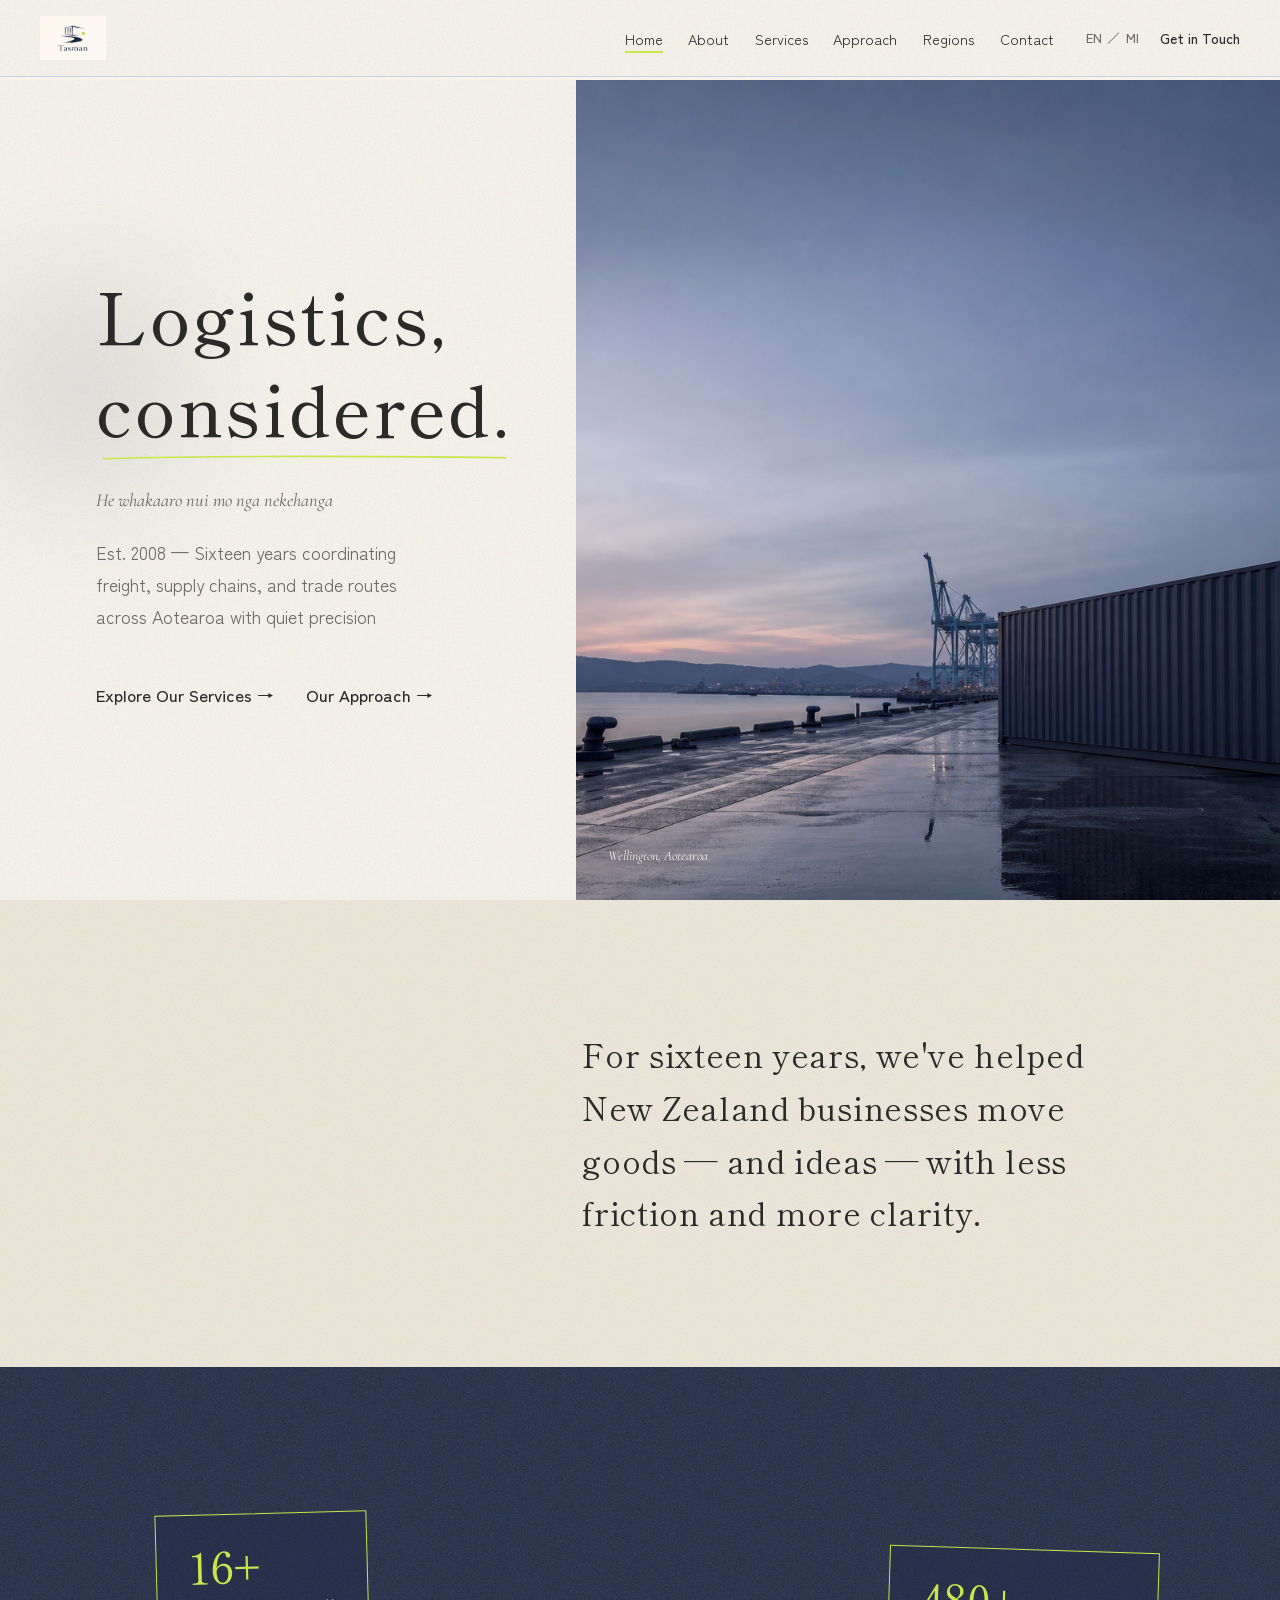
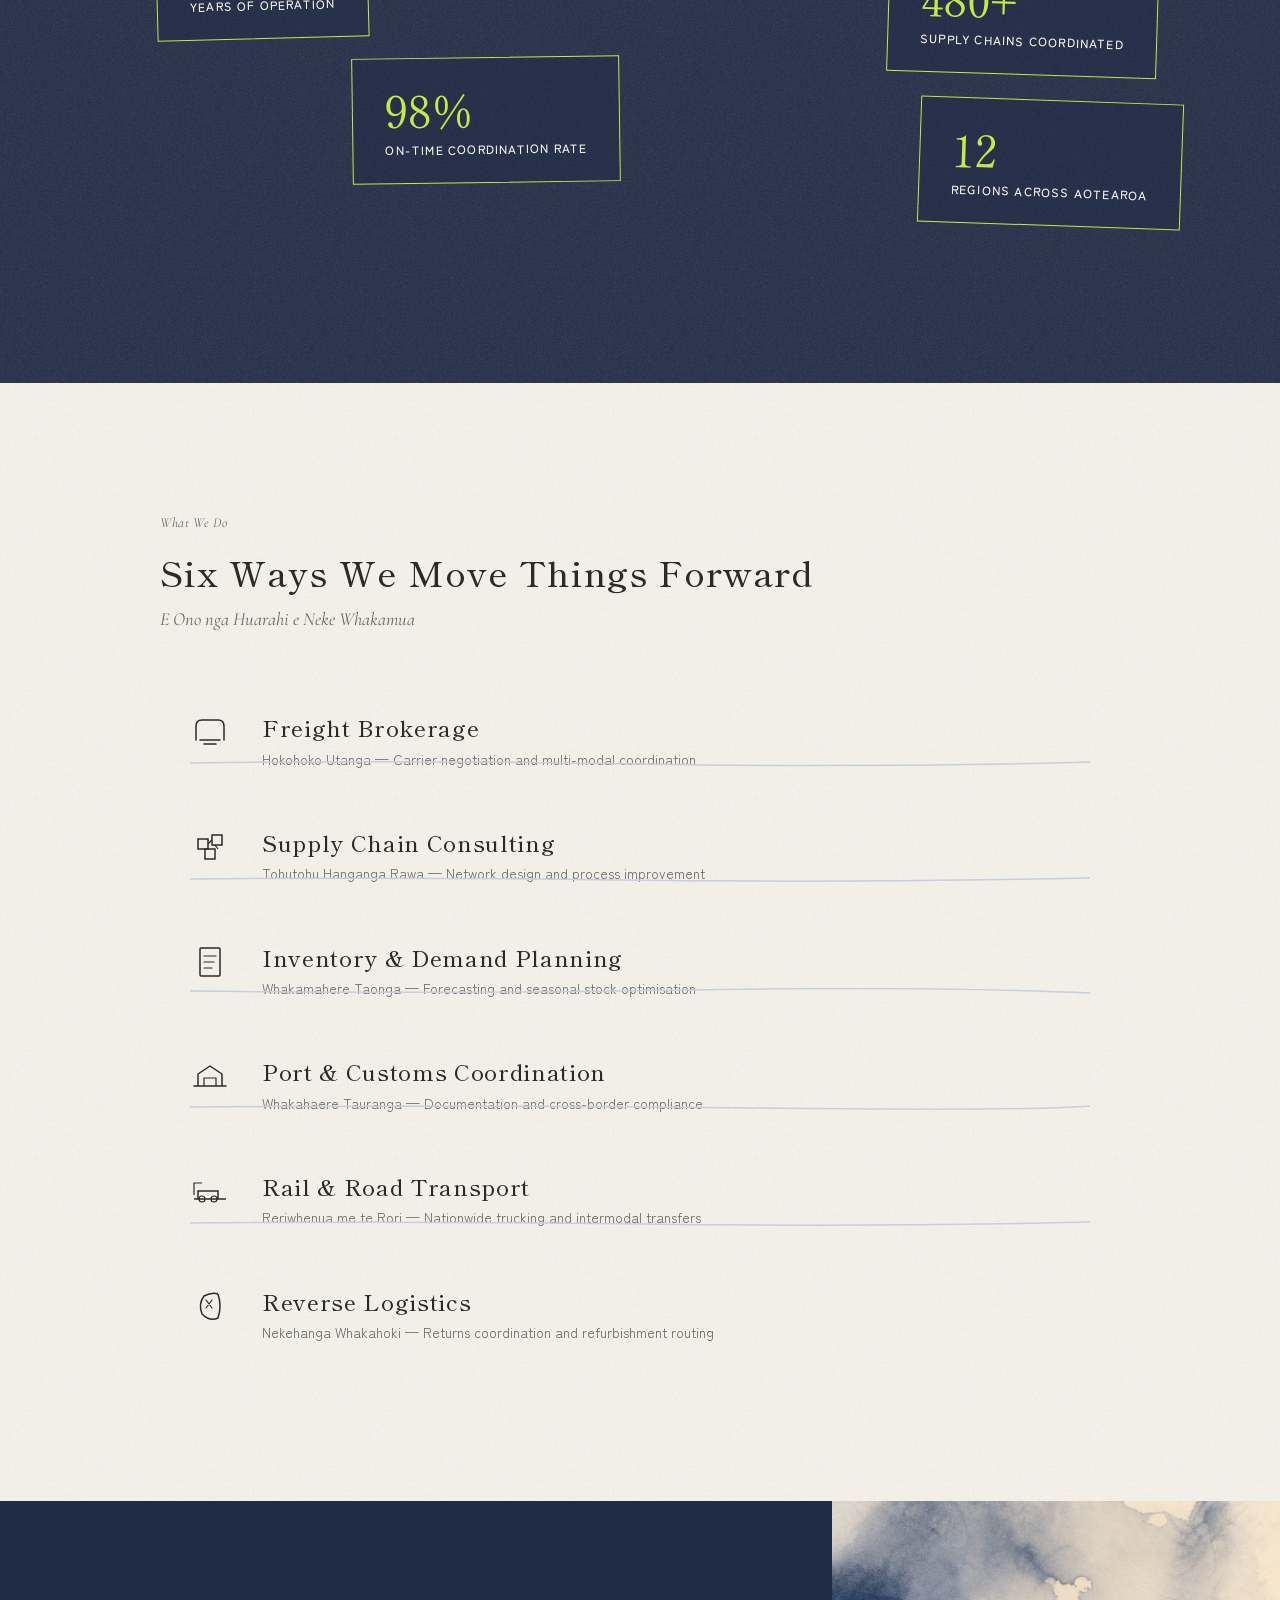
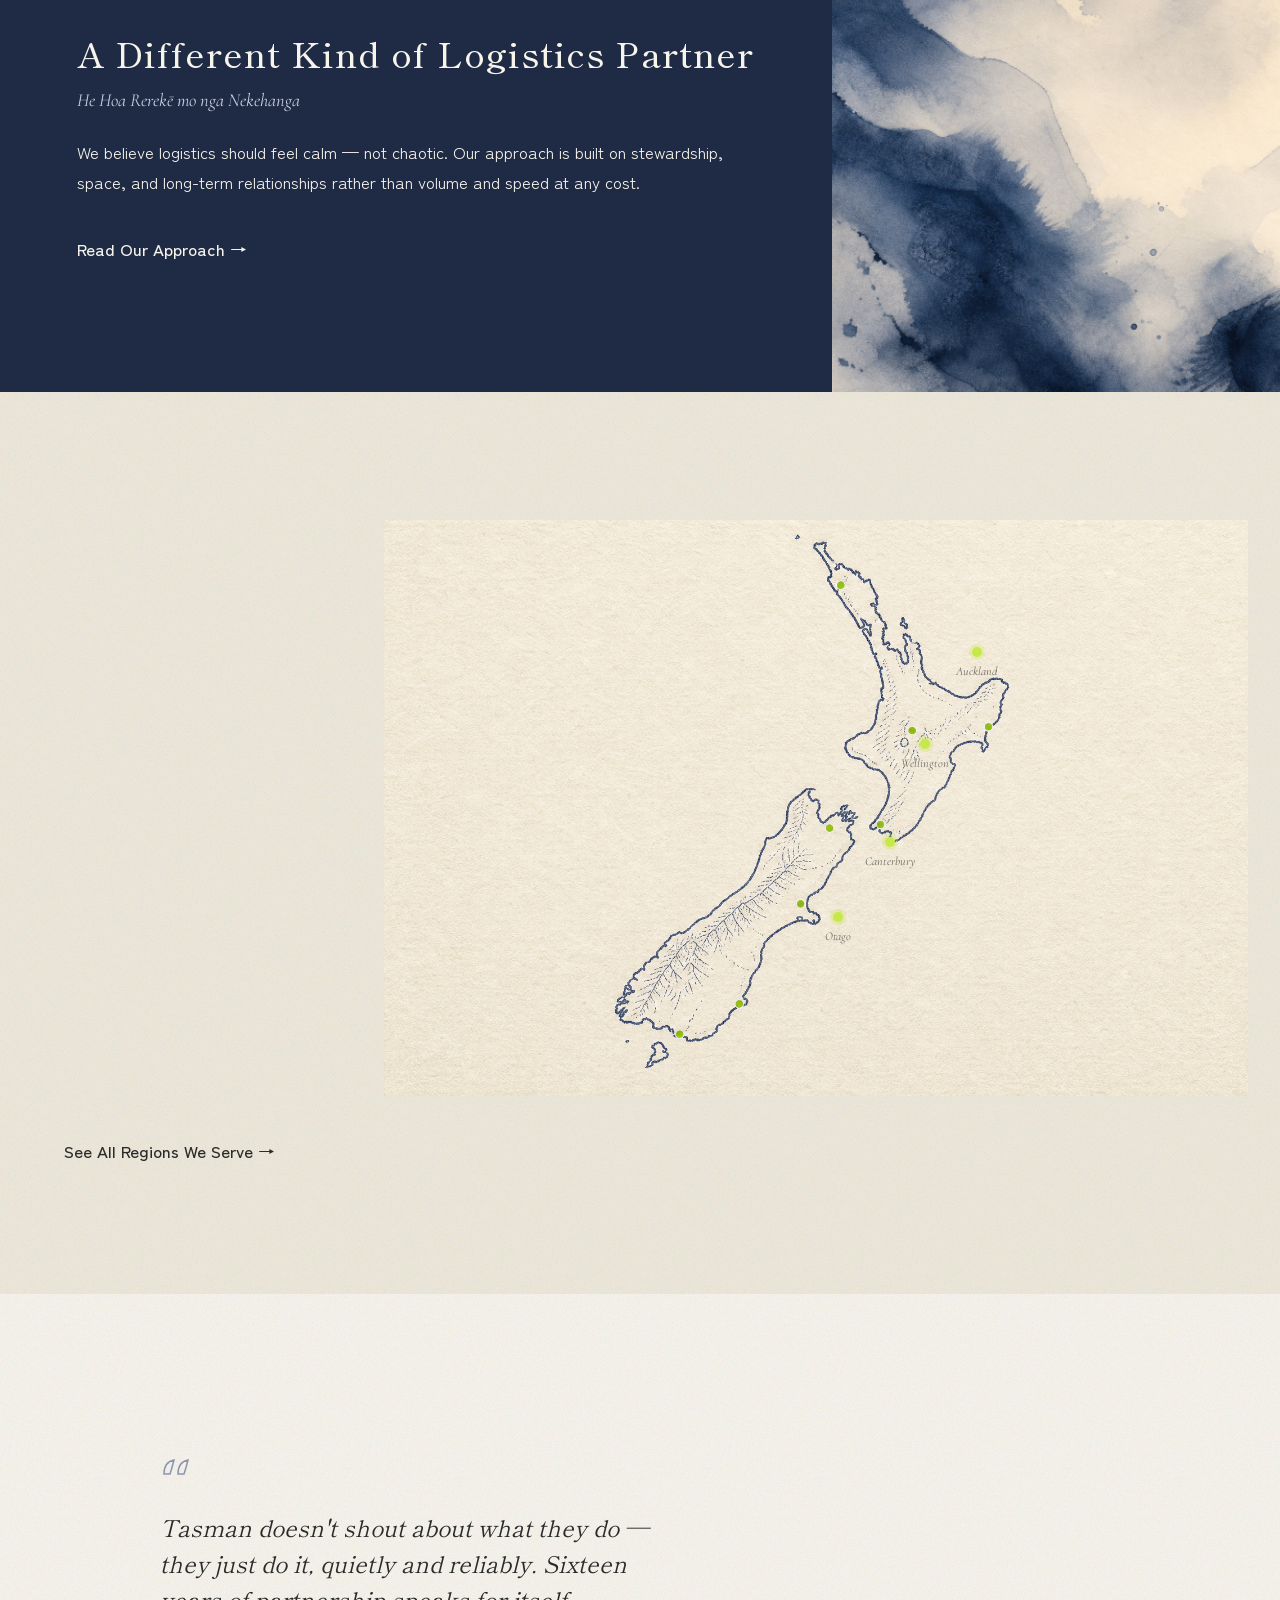
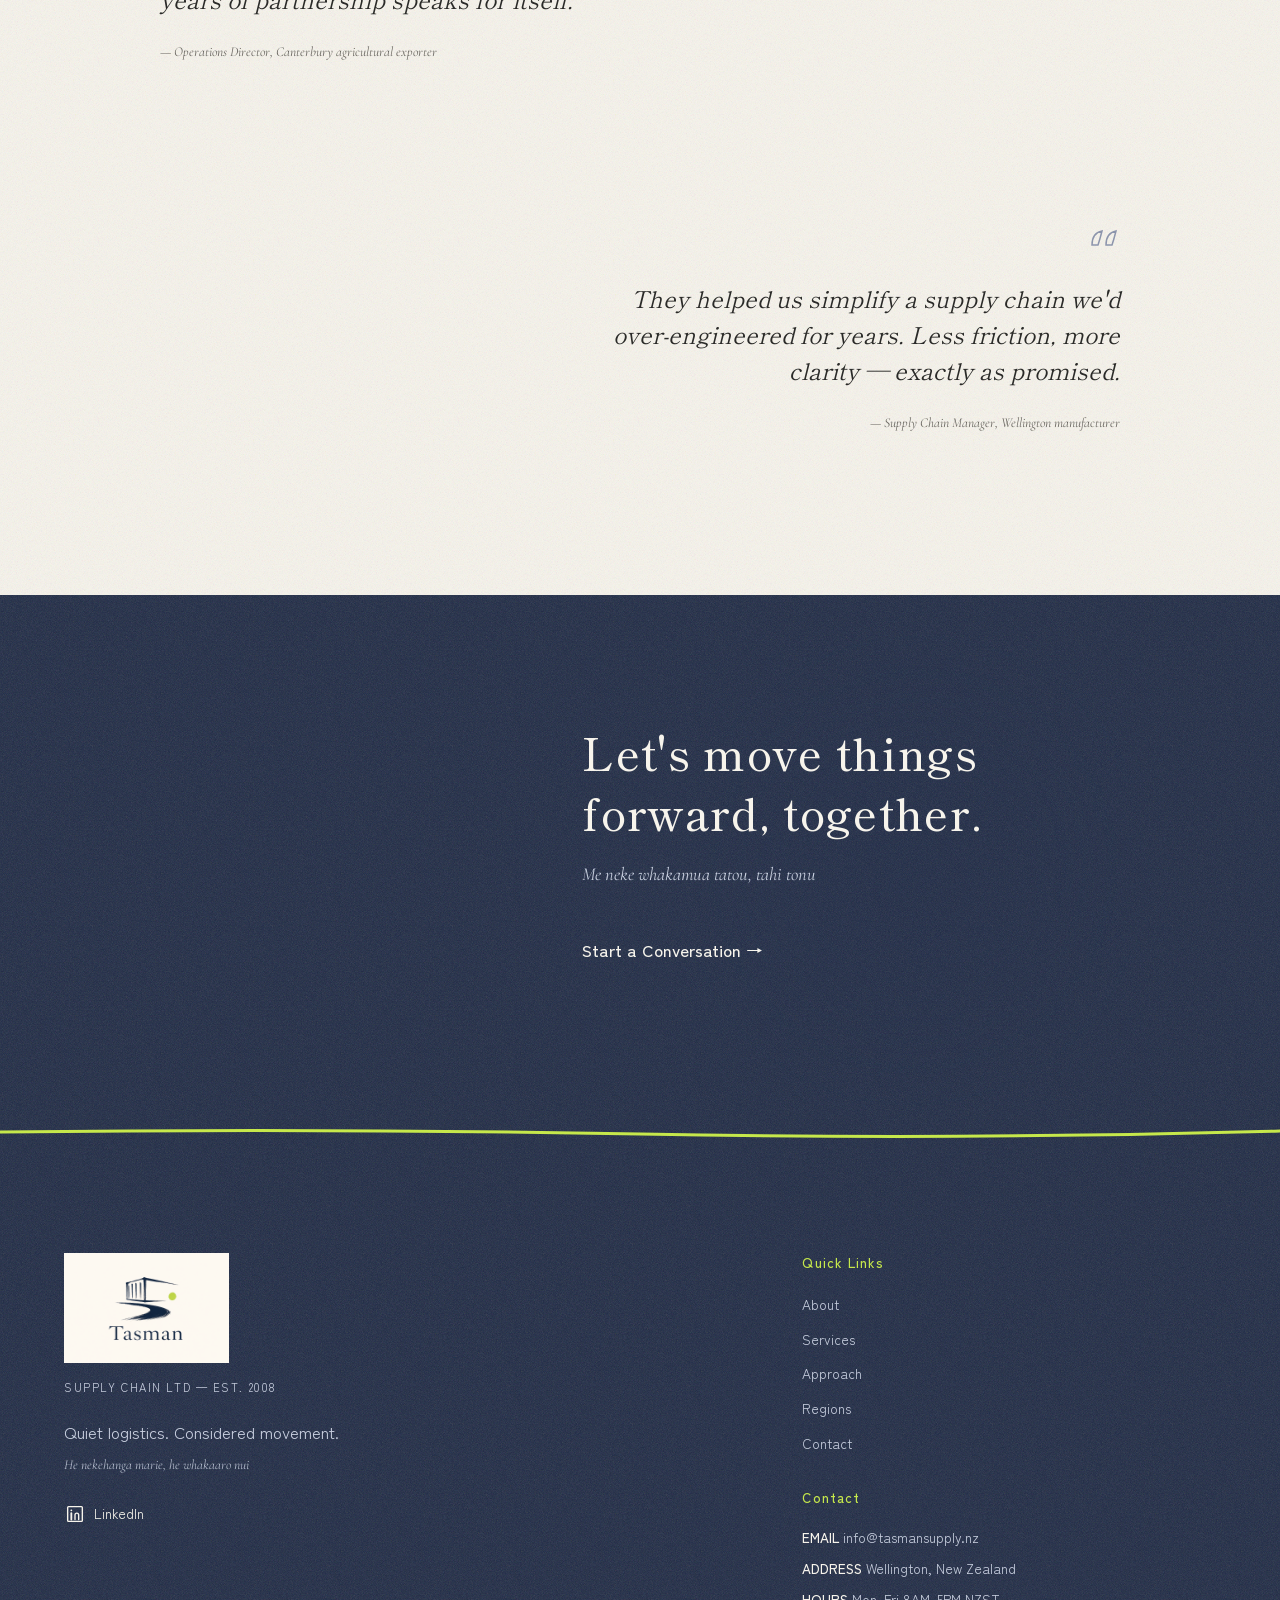
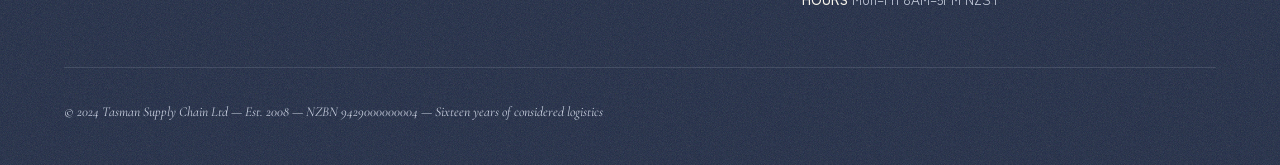
<file: index.html>
<!DOCTYPE html>
<html lang="en">
<head>
  <meta charset="UTF-8">
  <meta name="viewport" content="width=device-width, initial-scale=1.0">
  <meta name="description" content="Tasman Supply Chain Ltd — Quiet logistics and considered movement across Aotearoa since 2008.">
  <title>Tasman Supply Chain Ltd — Logistics, Considered</title>
  <link rel="icon" href="assets/images/tasman-logo.png" type="image/png">
  <link rel="stylesheet" href="styles/base.css">
  <link rel="stylesheet" href="styles/navbar.css">
  <link rel="stylesheet" href="styles/hero.css">
  <link rel="stylesheet" href="styles/components.css">
  <link rel="stylesheet" href="styles/sections.css">
  <link rel="stylesheet" href="styles/responsive.css">
</head>
<body>
  <header class="navbar paper-texture" role="banner">
    <div class="navbar__inner">
      <a href="index.html" class="navbar__brand" aria-label="Tasman Supply Chain Ltd — Home">
        <img class="navbar__logo" src="assets/images/tasman-logo.png" alt="Tasman Supply Chain Ltd" width="140" height="44">
      </a>
      <nav class="navbar__nav" aria-label="Main navigation">
        <ul class="navbar__links">
          <li><a href="index.html" class="navbar__link" data-en="Home" data-mi="Kāinga">Home</a></li>
          <li><a href="about.html" class="navbar__link" data-en="About" data-mi="Mō Mātou">About</a></li>
          <li><a href="services.html" class="navbar__link" data-en="Services" data-mi="Ratonga">Services</a></li>
          <li><a href="approach.html" class="navbar__link" data-en="Approach" data-mi="Tirohanga">Approach</a></li>
          <li><a href="regions.html" class="navbar__link" data-en="Regions" data-mi="Rohe">Regions</a></li>
          <li><a href="contact.html" class="navbar__link" data-en="Contact" data-mi="Whakapā">Contact</a></li>
        </ul>
        <div class="navbar__actions">
          <button class="lang-toggle" type="button" aria-label="Toggle language">EN ／ MI</button>
          <a href="contact.html" class="navbar__cta link-lime">
            <span data-en="Get in Touch" data-mi="Whakapā Mai">Get in Touch</span>
            <span class="hand-underline"><svg viewBox="0 0 100 6" preserveAspectRatio="none"><path d="M2,4 Q40,1 98,3" fill="none" stroke="#C6E84B" stroke-width="2" stroke-linecap="round"/></svg></span>
          </a>
        </div>
      </nav>
      <button class="navbar__toggle" type="button" aria-label="Open menu" aria-expanded="false">
        <svg viewBox="0 0 32 24" aria-hidden="true">
          <path d="M2,5 Q16,3 30,6" fill="none" stroke="#2A2A28" stroke-width="2" stroke-linecap="round"/>
          <path d="M3,12 Q16,14 29,11" fill="none" stroke="#2A2A28" stroke-width="2" stroke-linecap="round"/>
          <path d="M2,19 Q15,17 30,20" fill="none" stroke="#2A2A28" stroke-width="2" stroke-linecap="round"/>
        </svg>
      </button>
    </div>
  </header>

  <div class="navbar__mobile paper-texture" aria-hidden="true">
    <nav aria-label="Mobile navigation">
      <ul class="navbar__mobile-links">
        <li><a href="index.html" class="navbar__mobile-link" data-en="Home" data-mi="Kāinga">Home</a></li>
        <li><a href="about.html" class="navbar__mobile-link" data-en="About" data-mi="Mō Mātou">About</a></li>
        <li><a href="services.html" class="navbar__mobile-link" data-en="Services" data-mi="Ratonga">Services</a></li>
        <li><a href="approach.html" class="navbar__mobile-link" data-en="Approach" data-mi="Tirohanga">Approach</a></li>
        <li><a href="regions.html" class="navbar__mobile-link" data-en="Regions" data-mi="Rohe">Regions</a></li>
        <li><a href="contact.html" class="navbar__mobile-link" data-en="Contact" data-mi="Whakapā">Contact</a></li>
      </ul>
      <div class="navbar__mobile-actions">
        <button class="lang-toggle lang-toggle-mobile" type="button">EN ／ MI</button>
        <a href="contact.html" class="text-link text-link--lime" data-en="Get in Touch →" data-mi="Whakapā Mai →">Get in Touch →</a>
      </div>
    </nav>
  </div>

  <main>
    <section class="hero hero--split section--paper paper-texture">
      <div class="hero__content hero__content--offset">
        <div class="ink-wash ink-wash--indigo hero__ink-wash" aria-hidden="true"></div>
        <h1 class="hero__title">
          <span data-en="Logistics," data-mi="Nekehanga,">Logistics,</span>
          <span class="hand-underline">
            <span data-en="considered." data-mi="whakaaro nui.">considered.</span>
            <svg viewBox="0 0 200 10" preserveAspectRatio="none"><path d="M4,7 Q80,2 196,6" fill="none" stroke="#C6E84B" stroke-width="2.5" stroke-linecap="round" stroke-dasharray="200" stroke-dashoffset="0"/></svg>
          </span>
        </h1>
        <p class="maori-sub" data-en="He whakaaro nui mo nga nekehanga" data-mi="He whakaaro nui mō ngā nekehanga">He whakaaro nui mo nga nekehanga</p>
        <p class="hero__subtitle" data-en="Est. 2008 — Sixteen years coordinating freight, supply chains, and trade routes across Aotearoa with quiet precision" data-mi="I 2008 — Tekau ma ono tau e whakahaere ana i te utanga, nga hanganga rawa, me nga huarahi hokohoko puta noa i Aotearoa me te tino mohio">Est. 2008 — Sixteen years coordinating freight, supply chains, and trade routes across Aotearoa with quiet precision</p>
        <div class="hero__ctas">
          <a href="services.html" class="text-link text-link--lime" data-en="Explore Our Services →" data-mi="Tirohia O Matou Ratonga →">Explore Our Services →</a>
          <a href="approach.html" class="text-link text-link--indigo" data-en="Our Approach →" data-mi="Ta Matou Tirohanga →">Our Approach →</a>
        </div>
      </div>
      <div class="hero__image-wrap">
        <picture>
          <img src="assets/images/hero-port-calm.jpg" alt="" width="1920" height="1080" fetchpriority="high">
        </picture>
        <span class="hero__image-caption" data-en="Wellington, Aotearoa" data-mi="Te Whanganui-a-Tara, Aotearoa">Wellington, Aotearoa</span>
      </div>
    </section>

    <section class="intro-statement section--paper-dark paper-texture">
      <p class="intro-statement__text reveal" data-en="For sixteen years, we've helped New Zealand businesses move goods — and ideas — with less friction and more clarity." data-mi="Mo tekau ma ono tau, kua awhina matou i nga pakihi o Aotearoa ki te neke i nga taonga — me nga whakaaro — me iti ake te waku, me nui ake te marama.">For sixteen years, we've helped New Zealand businesses move goods — and ideas — with less friction and more clarity.</p>
    </section>

    <section class="stamps section--indigo paper-texture">
      <div class="stamps__grid">
        <div class="stamp reveal">
          <div class="stamp__number">16+</div>
          <div class="stamp__label" data-en="YEARS OF OPERATION" data-mi="TAU MAHI">YEARS OF OPERATION</div>
        </div>
        <div class="stamp reveal">
          <div class="stamp__number">480+</div>
          <div class="stamp__label" data-en="SUPPLY CHAINS COORDINATED" data-mi="HANGANGA RAWA KUA WHAKAHAEREA">SUPPLY CHAINS COORDINATED</div>
        </div>
        <div class="stamp reveal">
          <div class="stamp__number">98%</div>
          <div class="stamp__label" data-en="ON-TIME COORDINATION RATE" data-mi="TE REITI WHAKAHAERE TIKA">ON-TIME COORDINATION RATE</div>
        </div>
        <div class="stamp reveal">
          <div class="stamp__number">12</div>
          <div class="stamp__label" data-en="REGIONS ACROSS AOTEAROA" data-mi="ROHE PUTA NOA I AOTEAROA">REGIONS ACROSS AOTEAROA</div>
        </div>
      </div>
    </section>

    <section class="home-services section--paper paper-texture">
      <header class="section-header">
        <span class="eyebrow" data-en="What We Do" data-mi="A Matou Mahi">What We Do</span>
        <h2 data-en="Six Ways We Move Things Forward" data-mi="E Ono nga Huarahi e Neke Whakamua">Six Ways We Move Things Forward</h2>
        <span class="maori-sub" data-en="E Ono nga Huarahi e Neke Whakamua" data-mi="E ono ngā huarahi e neke whakamua">E Ono nga Huarahi e Neke Whakamua</span>
      </header>
      <div class="editorial-list container">
        <article class="editorial-row reveal">
          <div class="editorial-row__icon">
            <svg viewBox="0 0 40 40" aria-hidden="true"><path d="M6,28 L6,14 Q6,8 12,8 L28,8 Q34,8 34,14 L34,28" fill="none" stroke="#2A2A28" stroke-width="1.5" stroke-linecap="round"/><path d="M10,28 L30,28 M14,32 L26,32" fill="none" stroke="#2A2A28" stroke-width="1.5" stroke-linecap="round"/></svg>
            <span class="hand-circle" data-draw><svg viewBox="0 0 52 52"><path d="M26,4 Q44,6 48,26 Q46,46 26,48 Q6,44 4,26 Q8,8 26,4" fill="none" stroke="#C6E84B" stroke-width="1.5"/></svg></span>
          </div>
          <div>
            <h3 class="editorial-row__title" data-en="Freight Brokerage" data-mi="Hokohoko Utanga">Freight Brokerage</h3>
            <p class="editorial-row__desc" data-en="Hokohoko Utanga — Carrier negotiation and multi-modal coordination" data-mi="Hokohoko Utanga — Te whiriwhiri kawe, te whakahaere aronga maha">Hokohoko Utanga — Carrier negotiation and multi-modal coordination</p>
          </div>
          <svg class="editorial-row__divider brush-divider" viewBox="0 0 800 8" preserveAspectRatio="none"><path d="M0,4 Q200,1 400,5 T800,3" fill="none" stroke="#C7CEDE" stroke-width="1.5" stroke-linecap="round"/></svg>
        </article>
        <article class="editorial-row reveal">
          <div class="editorial-row__icon">
            <svg viewBox="0 0 40 40" aria-hidden="true"><rect x="8" y="12" width="10" height="10" fill="none" stroke="#2A2A28" stroke-width="1.5"/><rect x="22" y="8" width="10" height="10" fill="none" stroke="#2A2A28" stroke-width="1.5"/><rect x="15" y="22" width="10" height="10" fill="none" stroke="#2A2A28" stroke-width="1.5"/><path d="M18,17 L22,13 M25,18 L28,22" fill="none" stroke="#2A2A28" stroke-width="1.2"/></svg>
            <span class="hand-circle" data-draw><svg viewBox="0 0 52 52"><path d="M26,4 Q44,6 48,26 Q46,46 26,48 Q6,44 4,26 Q8,8 26,4" fill="none" stroke="#C6E84B" stroke-width="1.5"/></svg></span>
          </div>
          <div>
            <h3 class="editorial-row__title" data-en="Supply Chain Consulting" data-mi="Tohutohu Hanganga Rawa">Supply Chain Consulting</h3>
            <p class="editorial-row__desc" data-en="Tohutohu Hanganga Rawa — Network design and process improvement" data-mi="Tohutohu Hanganga Rawa — Te hoahoa whatunga me te whakapai ake">Tohutohu Hanganga Rawa — Network design and process improvement</p>
          </div>
          <svg class="editorial-row__divider brush-divider" viewBox="0 0 800 8" preserveAspectRatio="none"><path d="M0,5 Q180,3 380,6 T800,4" fill="none" stroke="#C7CEDE" stroke-width="1.5" stroke-linecap="round"/></svg>
        </article>
        <article class="editorial-row reveal">
          <div class="editorial-row__icon">
            <svg viewBox="0 0 40 40" aria-hidden="true"><rect x="10" y="6" width="20" height="28" rx="1" fill="none" stroke="#2A2A28" stroke-width="1.5"/><path d="M14,14 L26,14 M14,20 L24,20 M14,26 L22,26" fill="none" stroke="#2A2A28" stroke-width="1.2" stroke-linecap="round"/></svg>
            <span class="hand-circle" data-draw><svg viewBox="0 0 52 52"><path d="M26,4 Q44,6 48,26 Q46,46 26,48 Q6,44 4,26 Q8,8 26,4" fill="none" stroke="#C6E84B" stroke-width="1.5"/></svg></span>
          </div>
          <div>
            <h3 class="editorial-row__title" data-en="Inventory &amp; Demand Planning" data-mi="Whakamahere Taonga">Inventory &amp; Demand Planning</h3>
            <p class="editorial-row__desc" data-en="Whakamahere Taonga — Forecasting and seasonal stock optimisation" data-mi="Whakamahere Taonga — Te matapae me te whakapai taonga">Whakamahere Taonga — Forecasting and seasonal stock optimisation</p>
          </div>
          <svg class="editorial-row__divider brush-divider" viewBox="0 0 800 8" preserveAspectRatio="none"><path d="M0,3 Q220,6 440,2 T800,5" fill="none" stroke="#C7CEDE" stroke-width="1.5" stroke-linecap="round"/></svg>
        </article>
        <article class="editorial-row reveal">
          <div class="editorial-row__icon">
            <svg viewBox="0 0 40 40" aria-hidden="true"><path d="M4,30 L36,30 M8,30 L8,18 L20,10 L32,18 L32,30" fill="none" stroke="#2A2A28" stroke-width="1.5" stroke-linecap="round" stroke-linejoin="round"/><path d="M14,30 L14,22 L26,22 L26,30" fill="none" stroke="#2A2A28" stroke-width="1.2"/></svg>
            <span class="hand-circle" data-draw><svg viewBox="0 0 52 52"><path d="M26,4 Q44,6 48,26 Q46,46 26,48 Q6,44 4,26 Q8,8 26,4" fill="none" stroke="#C6E84B" stroke-width="1.5"/></svg></span>
          </div>
          <div>
            <h3 class="editorial-row__title" data-en="Port &amp; Customs Coordination" data-mi="Whakahaere Tauranga">Port &amp; Customs Coordination</h3>
            <p class="editorial-row__desc" data-en="Whakahaere Tauranga — Documentation and cross-border compliance" data-mi="Whakahaere Tauranga — Tuhinga me te whakaaetanga rohe">Whakahaere Tauranga — Documentation and cross-border compliance</p>
          </div>
          <svg class="editorial-row__divider brush-divider" viewBox="0 0 800 8" preserveAspectRatio="none"><path d="M0,4 Q250,2 500,5 T800,3" fill="none" stroke="#C7CEDE" stroke-width="1.5" stroke-linecap="round"/></svg>
        </article>
        <article class="editorial-row reveal">
          <div class="editorial-row__icon">
            <svg viewBox="0 0 40 40" aria-hidden="true"><path d="M4,28 L36,28" fill="none" stroke="#2A2A28" stroke-width="1.5"/><path d="M8,28 L8,20 L28,20 L28,28" fill="none" stroke="#2A2A28" stroke-width="1.5"/><circle cx="12" cy="28" r="3" fill="none" stroke="#2A2A28" stroke-width="1.2"/><circle cx="24" cy="28" r="3" fill="none" stroke="#2A2A28" stroke-width="1.2"/><path d="M4,24 L4,12 L12,12" fill="none" stroke="#2A2A28" stroke-width="1.2"/></svg>
            <span class="hand-circle" data-draw><svg viewBox="0 0 52 52"><path d="M26,4 Q44,6 48,26 Q46,46 26,48 Q6,44 4,26 Q8,8 26,4" fill="none" stroke="#C6E84B" stroke-width="1.5"/></svg></span>
          </div>
          <div>
            <h3 class="editorial-row__title" data-en="Rail &amp; Road Transport" data-mi="Reriwhenua me te Rori">Rail &amp; Road Transport</h3>
            <p class="editorial-row__desc" data-en="Reriwhenua me te Rori — Nationwide trucking and intermodal transfers" data-mi="Reriwhenua me te Rori — Te taraiwa puta noa me nga whakawhiti">Reriwhenua me te Rori — Nationwide trucking and intermodal transfers</p>
          </div>
          <svg class="editorial-row__divider brush-divider" viewBox="0 0 800 8" preserveAspectRatio="none"><path d="M0,5 Q190,3 400,6 T800,4" fill="none" stroke="#C7CEDE" stroke-width="1.5" stroke-linecap="round"/></svg>
        </article>
        <article class="editorial-row reveal">
          <div class="editorial-row__icon">
            <svg viewBox="0 0 40 40" aria-hidden="true"><path d="M28,8 Q32,20 28,32 Q20,36 12,28 Q8,18 14,10 Q22,6 28,8" fill="none" stroke="#2A2A28" stroke-width="1.5"/><path d="M22,14 L16,22 M16,14 L22,22" fill="none" stroke="#2A2A28" stroke-width="1.2" stroke-linecap="round"/></svg>
            <span class="hand-circle" data-draw><svg viewBox="0 0 52 52"><path d="M26,4 Q44,6 48,26 Q46,46 26,48 Q6,44 4,26 Q8,8 26,4" fill="none" stroke="#C6E84B" stroke-width="1.5"/></svg></span>
          </div>
          <div>
            <h3 class="editorial-row__title" data-en="Reverse Logistics" data-mi="Nekehanga Whakahoki">Reverse Logistics</h3>
            <p class="editorial-row__desc" data-en="Nekehanga Whakahoki — Returns coordination and refurbishment routing" data-mi="Nekehanga Whakahoki — Te whakahaere whakahoki me te nekehanga">Nekehanga Whakahoki — Returns coordination and refurbishment routing</p>
          </div>
        </article>
      </div>
    </section>

    <section class="split-teaser section--indigo">
      <div class="split-teaser__content">
        <h2 data-en="A Different Kind of Logistics Partner" data-mi="He Hoa Rerekē mo nga Nekehanga">A Different Kind of Logistics Partner</h2>
        <p class="maori-sub" data-en="He Hoa Rerekē mo nga Nekehanga" data-mi="He hoa rerekē mō ngā nekehanga">He Hoa Rerekē mo nga Nekehanga</p>
        <p data-en="We believe logistics should feel calm — not chaotic. Our approach is built on stewardship, space, and long-term relationships rather than volume and speed at any cost." data-mi="E whakapono ana matou ko te nekehanga me marie — kaua he pōraruraru. Ko ta matou tirohanga i hangaia i runga i te kaitiakitanga, te wa, me nga hononga roa.">We believe logistics should feel calm — not chaotic. Our approach is built on stewardship, space, and long-term relationships rather than volume and speed at any cost.</p>
        <a href="approach.html" class="text-link text-link--lime" style="color: var(--paper); margin-top: 1rem;" data-en="Read Our Approach →" data-mi="Panui Ta Matou Tirohanga →">Read Our Approach →</a>
      </div>
      <div class="split-teaser__image">
        <img src="assets/images/approach-ink-wash.jpg" alt="" loading="lazy" width="1600" height="900">
      </div>
    </section>

    <section class="regions-teaser section--paper-dark paper-texture">
      <div class="container">
        <div class="regions-teaser__map-wrap regions-map-container">
          <img src="assets/images/regions-map-texture.jpg" alt="" loading="lazy" width="1600" height="1000">
          <span class="region-dot" style="top:22%;left:68%;"><span class="region-dot__label">Auckland</span></span>
          <span class="region-dot" style="top:38%;left:62%;"><span class="region-dot__label">Wellington</span></span>
          <span class="region-dot" style="top:55%;left:58%;"><span class="region-dot__label">Canterbury</span></span>
          <span class="region-dot" style="top:68%;left:52%;"><span class="region-dot__label">Otago</span></span>
        </div>
        <a href="regions.html" class="text-link text-link--lime regions-teaser__link" data-en="See All Regions We Serve →" data-mi="Tirohia Nga Rohe Katoa →">See All Regions We Serve →</a>
      </div>
    </section>

    <section class="testimonials section--paper paper-texture">
      <blockquote class="quote-block quote-block--left reveal">
        <svg class="quote-block__mark" viewBox="0 0 32 32" aria-hidden="true"><path d="M4,20 Q4,8 14,6 Q12,14 10,20 Z M18,20 Q18,8 28,6 Q26,14 24,20 Z" fill="none" stroke="#4A5A85" stroke-width="1.5"/></svg>
        <p class="quote-block__text" data-en="Tasman doesn't shout about what they do — they just do it, quietly and reliably. Sixteen years of partnership speaks for itself." data-mi="Kaua a Tasman e hamama mo ta ratou mahi — ka mahi noa, marie, pono hoki. Ko nga tau tekau ma ono o te hononga e korero ana.">Tasman doesn't shout about what they do — they just do it, quietly and reliably. Sixteen years of partnership speaks for itself.</p>
        <cite class="quote-block__attr" data-en="— Operations Director, Canterbury agricultural exporter" data-mi="— Kaiwhakahaere Mahi, Kaituku Ahuwhenua o Waitaha">— Operations Director, Canterbury agricultural exporter</cite>
      </blockquote>
      <blockquote class="quote-block quote-block--right reveal">
        <svg class="quote-block__mark" viewBox="0 0 32 32" aria-hidden="true"><path d="M4,20 Q4,8 14,6 Q12,14 10,20 Z M18,20 Q18,8 28,6 Q26,14 24,20 Z" fill="none" stroke="#4A5A85" stroke-width="1.5"/></svg>
        <p class="quote-block__text" data-en="They helped us simplify a supply chain we'd over-engineered for years. Less friction, more clarity — exactly as promised." data-mi="I awhina ratou i a matou ki te whakamaori i tetahi hanganga rawa i hanga nui e matou mo nga tau. Iti ake te waku, nui ake te marama.">They helped us simplify a supply chain we'd over-engineered for years. Less friction, more clarity — exactly as promised.</p>
        <cite class="quote-block__attr" data-en="— Supply Chain Manager, Wellington manufacturer" data-mi="— Kaiwhakahaere Hanganga Rawa, Kaihanga o Te Whanganui-a-Tara">— Supply Chain Manager, Wellington manufacturer</cite>
      </blockquote>
    </section>

    <section class="cta-closing section--indigo paper-texture">
      <div class="ink-wash ink-wash--indigo" style="right:15%;top:20%;" aria-hidden="true"></div>
      <div class="cta-closing__content">
        <h2 class="cta-closing__title" data-en="Let's move things forward, together." data-mi="Me neke whakamua tatou, tahi tonu.">Let's move things forward, together.</h2>
        <p class="maori-sub" data-en="Me neke whakamua tatou, tahi tonu" data-mi="Me neke whakamua tātou, tahi tonu">Me neke whakamua tatou, tahi tonu</p>
        <a href="contact.html" class="text-link text-link--lime link-lime" style="color: var(--paper); margin-top: 1.5rem;">
          <span data-en="Start a Conversation →" data-mi="Timata He Korero →">Start a Conversation →</span>
        </a>
      </div>
    </section>
  </main>

  <footer class="footer paper-texture" role="contentinfo">
    <svg class="footer__divider brush-divider brush-divider--lime" viewBox="0 0 1200 14" preserveAspectRatio="none" aria-hidden="true"><path d="M0,7 Q300,3 600,9 T1200,6" fill="none" stroke="#C6E84B" stroke-width="3" stroke-linecap="round"/></svg>
    <div class="footer__grid">
      <div class="footer__brand-col">
        <div class="footer__brand">
          <img class="footer__logo" src="assets/images/tasman-logo.png" alt="Tasman Supply Chain Ltd" width="220" height="72">
          <p class="footer__est" data-en="SUPPLY CHAIN LTD — EST. 2008" data-mi="KAMUPENE NEKEHANGA — I 2008">SUPPLY CHAIN LTD — EST. 2008</p>
        </div>
        <p class="footer__tagline" data-en="Quiet logistics. Considered movement." data-mi="He nekehanga marie, he whakaaro nui.">Quiet logistics. Considered movement.</p>
        <p class="footer__tagline-mi" data-en="He nekehanga marie, he whakaaro nui" data-mi="He nekehanga marie, he whakaaro nui">He nekehanga marie, he whakaaro nui</p>
        <a href="https://linkedin.com" class="footer__social" target="_blank" rel="noopener noreferrer" aria-label="LinkedIn">
          <svg viewBox="0 0 24 24" aria-hidden="true"><rect x="4" y="4" width="16" height="16" rx="1" fill="none" stroke="currentColor" stroke-width="1.5"/><path d="M8,11 L8,18 M8,8 L8,8.01" fill="none" stroke="currentColor" stroke-width="2" stroke-linecap="round"/><path d="M12,18 L12,13 Q12,11 14,11 Q16,11 16,13 L16,18" fill="none" stroke="currentColor" stroke-width="1.5" stroke-linecap="round"/></svg>
          LinkedIn
        </a>
      </div>
      <div class="footer__links-col">
        <h3 class="footer__col-title" data-en="Quick Links" data-mi="Hononga">Quick Links</h3>
        <nav class="footer__links" aria-label="Footer navigation">
          <a href="about.html" class="footer__link" data-en="About" data-mi="Mō Mātou">About</a>
          <a href="services.html" class="footer__link" data-en="Services" data-mi="Ratonga">Services</a>
          <a href="approach.html" class="footer__link" data-en="Approach" data-mi="Tirohanga">Approach</a>
          <a href="regions.html" class="footer__link" data-en="Regions" data-mi="Rohe">Regions</a>
          <a href="contact.html" class="footer__link" data-en="Contact" data-mi="Whakapā">Contact</a>
        </nav>
        <h3 class="footer__col-title" data-en="Contact" data-mi="Whakapā">Contact</h3>
        <div class="footer__contact">
          <p><strong data-en="EMAIL" data-mi="ĪMERA">EMAIL</strong> info@tasmansupply.nz</p>
          <p><strong data-en="ADDRESS" data-mi="WĀHI NOHO">ADDRESS</strong> <span data-en="Wellington, New Zealand" data-mi="Te Whanganui-a-Tara, Aotearoa">Wellington, New Zealand</span></p>
          <p><strong data-en="HOURS" data-mi="NGĀ HĀORA">HOURS</strong> <span data-en="Mon–Fri 8AM–5PM NZST" data-mi="Mane–Paraire 8AM–5PM NZST">Mon–Fri 8AM–5PM NZST</span></p>
        </div>
      </div>
    </div>
    <p class="footer__bottom" data-en="© 2024 Tasman Supply Chain Ltd — Est. 2008 — NZBN 9429000000004 — Sixteen years of considered logistics" data-mi="© 2024 Tasman Supply Chain Ltd — I 2008 — NZBN 9429000000004 — Tekau ma ono tau o te nekehanga whakaaro nui">© 2024 Tasman Supply Chain Ltd — Est. 2008 — NZBN 9429000000004 — Sixteen years of considered logistics</p>
  </footer>

  <script src="js/language.js"></script>
  <script src="js/main.js"></script>
</body>
</html>
</file>
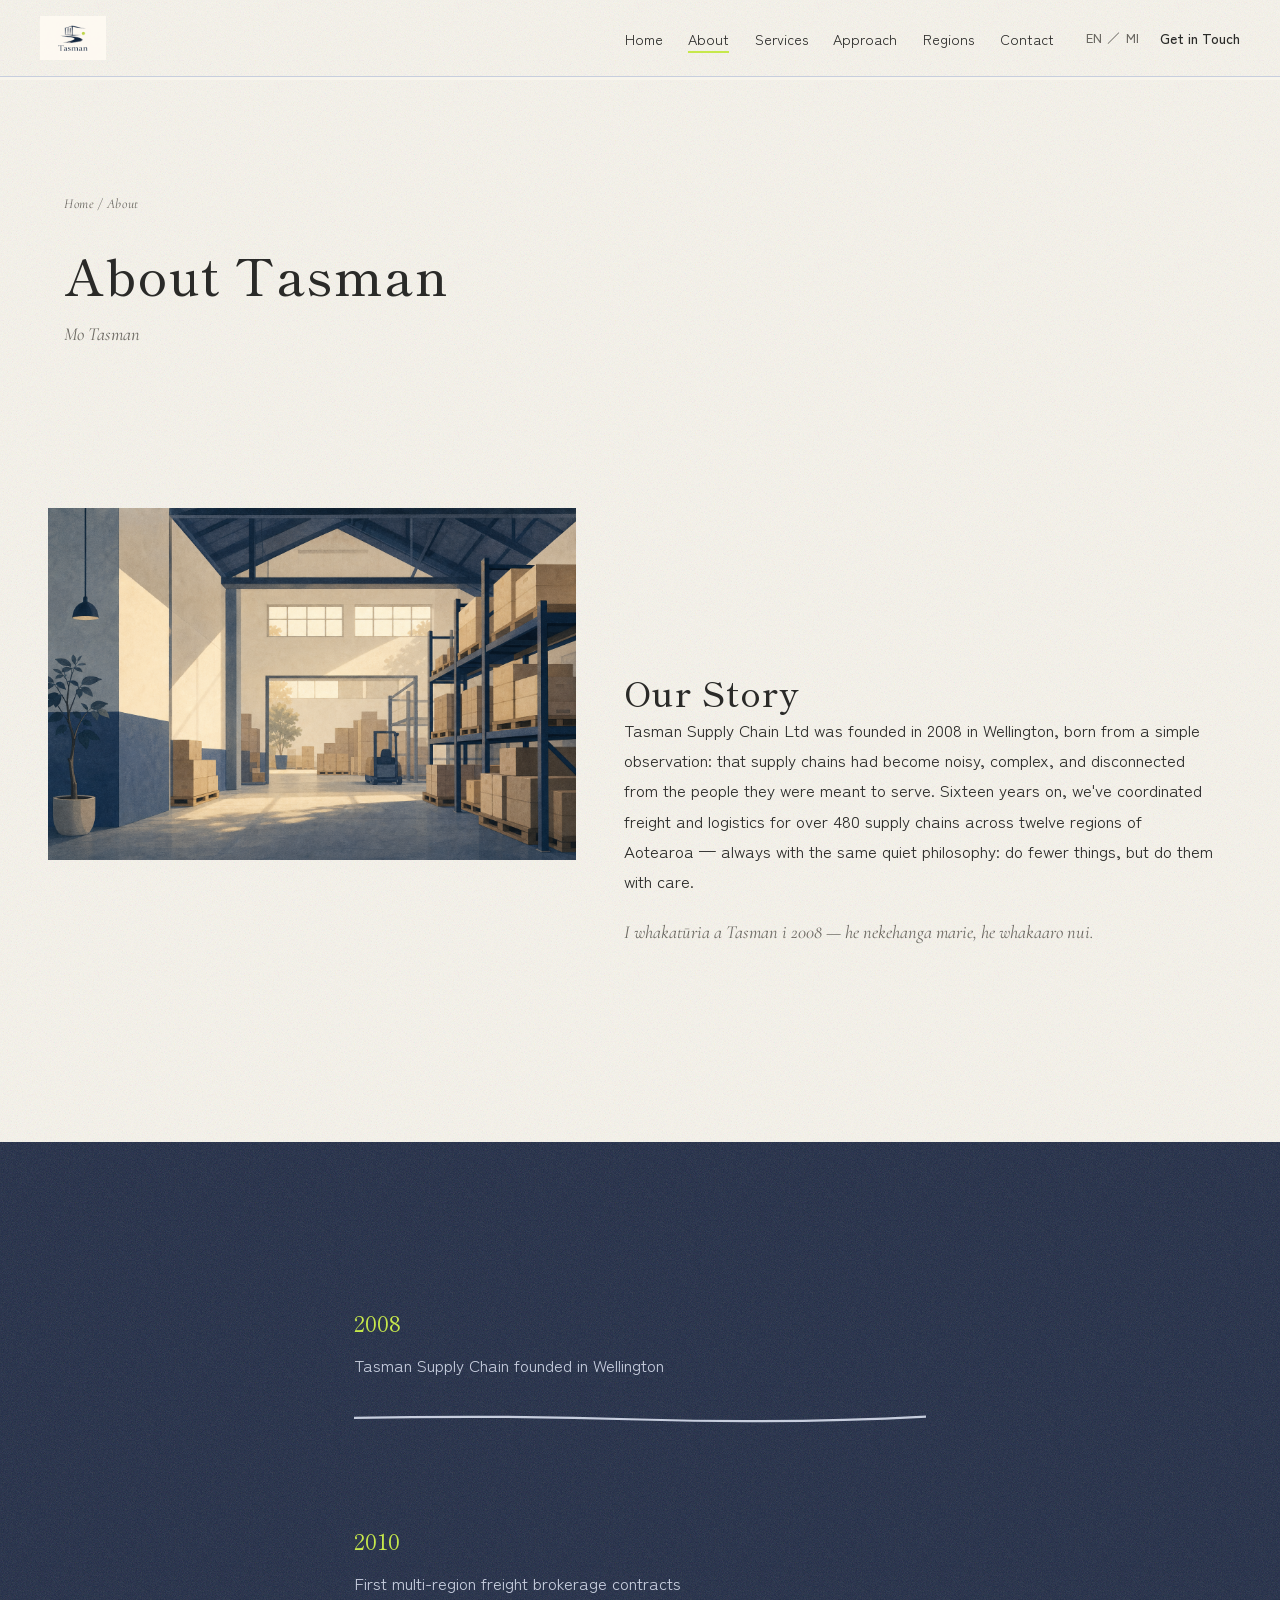
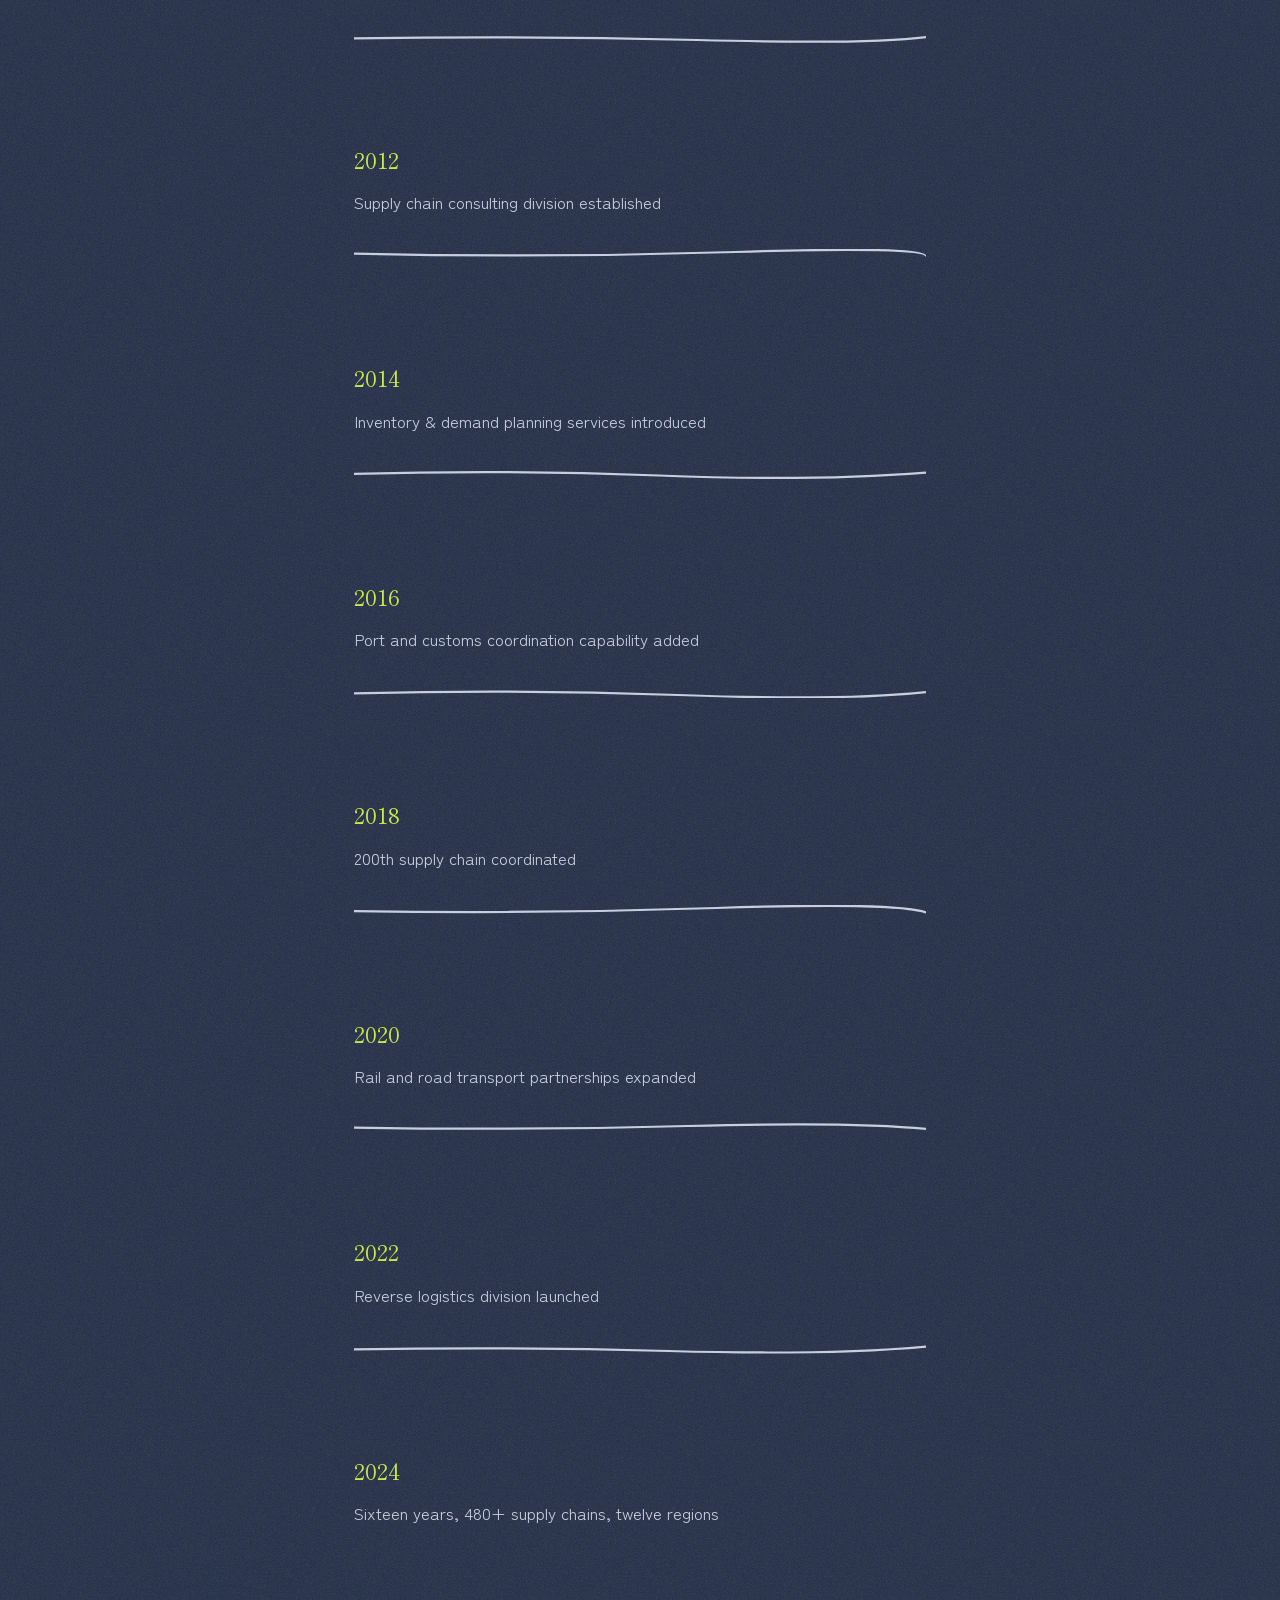
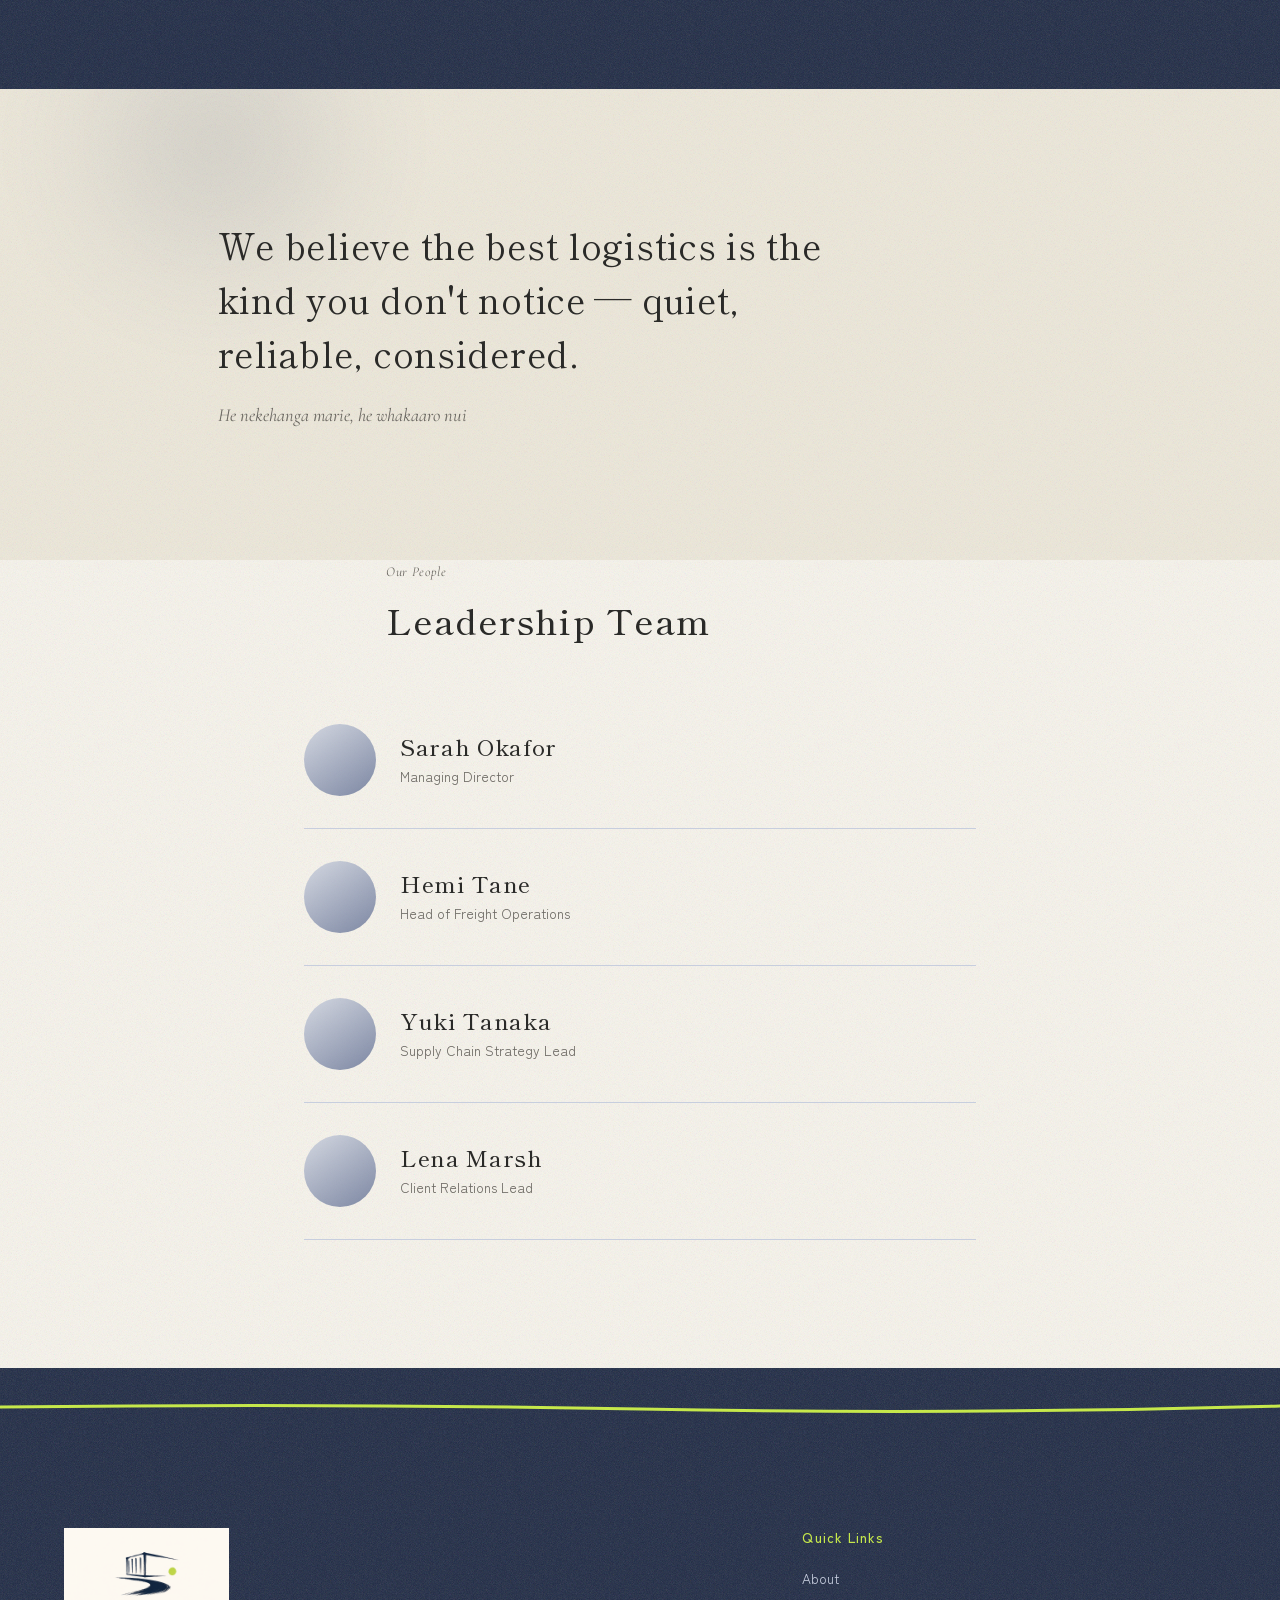
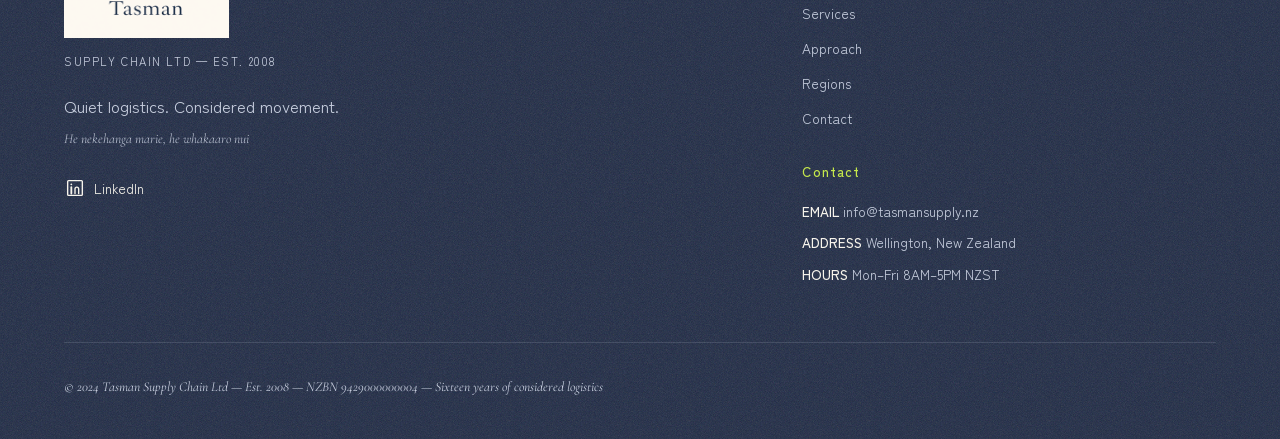
<file: about.html>
<!DOCTYPE html>
<html lang="en">
<head>
  <meta charset="UTF-8">
  <meta name="viewport" content="width=device-width, initial-scale=1.0">
  <meta name="description" content="About Tasman Supply Chain Ltd — Sixteen years of quiet, considered logistics across Aotearoa.">
  <title>About — Tasman Supply Chain Ltd</title>
  <link rel="icon" href="assets/images/tasman-logo.png" type="image/png">
  <link rel="stylesheet" href="styles/base.css">
  <link rel="stylesheet" href="styles/navbar.css">
  <link rel="stylesheet" href="styles/hero.css">
  <link rel="stylesheet" href="styles/components.css">
  <link rel="stylesheet" href="styles/sections.css">
  <link rel="stylesheet" href="styles/responsive.css">
</head>
<body>
  <header class="navbar paper-texture" role="banner">
    <div class="navbar__inner">
      <a href="index.html" class="navbar__brand" aria-label="Tasman Supply Chain Ltd — Home">
        <img class="navbar__logo" src="assets/images/tasman-logo.png" alt="Tasman Supply Chain Ltd" width="140" height="44">
      </a>
      <nav class="navbar__nav" aria-label="Main navigation">
        <ul class="navbar__links">
          <li><a href="index.html" class="navbar__link" data-en="Home" data-mi="Kāinga">Home</a></li>
          <li><a href="about.html" class="navbar__link" data-en="About" data-mi="Mō Mātou">About</a></li>
          <li><a href="services.html" class="navbar__link" data-en="Services" data-mi="Ratonga">Services</a></li>
          <li><a href="approach.html" class="navbar__link" data-en="Approach" data-mi="Tirohanga">Approach</a></li>
          <li><a href="regions.html" class="navbar__link" data-en="Regions" data-mi="Rohe">Regions</a></li>
          <li><a href="contact.html" class="navbar__link" data-en="Contact" data-mi="Whakapā">Contact</a></li>
        </ul>
        <div class="navbar__actions">
          <button class="lang-toggle" type="button" aria-label="Toggle language">EN ／ MI</button>
          <a href="contact.html" class="navbar__cta link-lime"><span data-en="Get in Touch" data-mi="Whakapā Mai">Get in Touch</span><span class="hand-underline"><svg viewBox="0 0 100 6" preserveAspectRatio="none"><path d="M2,4 Q40,1 98,3" fill="none" stroke="#C6E84B" stroke-width="2" stroke-linecap="round"/></svg></span></a>
        </div>
      </nav>
      <button class="navbar__toggle" type="button" aria-label="Open menu" aria-expanded="false"><svg viewBox="0 0 32 24" aria-hidden="true"><path d="M2,5 Q16,3 30,6" fill="none" stroke="#2A2A28" stroke-width="2" stroke-linecap="round"/><path d="M3,12 Q16,14 29,11" fill="none" stroke="#2A2A28" stroke-width="2" stroke-linecap="round"/><path d="M2,19 Q15,17 30,20" fill="none" stroke="#2A2A28" stroke-width="2" stroke-linecap="round"/></svg></button>
    </div>
  </header>
  <div class="navbar__mobile paper-texture" aria-hidden="true">
    <nav aria-label="Mobile navigation">
      <ul class="navbar__mobile-links">
        <li><a href="index.html" class="navbar__mobile-link" data-en="Home" data-mi="Kāinga">Home</a></li>
        <li><a href="about.html" class="navbar__mobile-link" data-en="About" data-mi="Mō Mātou">About</a></li>
        <li><a href="services.html" class="navbar__mobile-link" data-en="Services" data-mi="Ratonga">Services</a></li>
        <li><a href="approach.html" class="navbar__mobile-link" data-en="Approach" data-mi="Tirohanga">Approach</a></li>
        <li><a href="regions.html" class="navbar__mobile-link" data-en="Regions" data-mi="Rohe">Regions</a></li>
        <li><a href="contact.html" class="navbar__mobile-link" data-en="Contact" data-mi="Whakapā">Contact</a></li>
      </ul>
      <div class="navbar__mobile-actions">
        <button class="lang-toggle lang-toggle-mobile" type="button">EN ／ MI</button>
        <a href="contact.html" class="text-link text-link--lime" data-en="Get in Touch →" data-mi="Whakapā Mai →">Get in Touch →</a>
      </div>
    </nav>
  </div>

  <main>
    <section class="page-hero section--paper paper-texture">
      <div class="container">
        <p class="eyebrow page-hero__breadcrumb" data-en="Home / About" data-mi="Kāinga / Mō Mātou">Home / About</p>
        <h1 class="page-hero__title">
          <span data-en="About Tasman" data-mi="Mō Tasman">About Tasman</span>
        </h1>
        <p class="maori-sub" data-en="Mo Tasman" data-mi="Mō Tasman">Mo Tasman</p>
      </div>
    </section>

    <section class="story-split section--paper paper-texture">
      <div class="story-split__image">
        <img src="assets/images/about-warehouse-paper.jpg" alt="" loading="lazy" width="1200" height="900">
      </div>
      <div class="story-split__content">
        <h2 data-en="Our Story" data-mi="Ta Matou Korero">Our Story</h2>
        <p data-en="Tasman Supply Chain Ltd was founded in 2008 in Wellington, born from a simple observation: that supply chains had become noisy, complex, and disconnected from the people they were meant to serve. Sixteen years on, we've coordinated freight and logistics for over 480 supply chains across twelve regions of Aotearoa — always with the same quiet philosophy: do fewer things, but do them with care." data-mi="I whakatūria a Tasman Supply Chain Ltd i 2008 i Te Whanganui-a-Tara, nō te kitenga māmā: kua riro te hanganga rawa hei haruru, hei uaua, hei wehe hoki i ngā tāngata e whai ana ki te whai. E tekau ma ono tau i muri mai, kua whakahaere mātou i te utanga me te nekehanga mō neke atu i te 480 hanganga rawa puta noa i ngā rohe tekau ma rua o Aotearoa — i ngā wā katoa me te tirohanga marie kotahi: kia iti ngā mahi, engari kia tika.">Tasman Supply Chain Ltd was founded in 2008 in Wellington, born from a simple observation: that supply chains had become noisy, complex, and disconnected from the people they were meant to serve. Sixteen years on, we've coordinated freight and logistics for over 480 supply chains across twelve regions of Aotearoa — always with the same quiet philosophy: do fewer things, but do them with care.</p>
        <p class="maori-sub" data-en="I whakatūria a Tasman i 2008 — he nekehanga marie, he whakaaro nui." data-mi="I whakatūria a Tasman i 2008 — he nekehanga mārie, he whakaaro nui.">I whakatūria a Tasman i 2008 — he nekehanga marie, he whakaaro nui.</p>
      </div>
    </section>

    <section class="section--indigo paper-texture">
      <div class="timeline">
        <article class="timeline__entry reveal">
          <div class="timeline__year">2008</div>
          <p class="timeline__text" data-en="Tasman Supply Chain founded in Wellington" data-mi="I whakatūria a Tasman Supply Chain i Te Whanganui-a-Tara">Tasman Supply Chain founded in Wellington</p>
          <svg class="brush-divider brush-divider--indigo" viewBox="0 0 600 8" preserveAspectRatio="none"><path d="M0,4 Q150,2 300,5 T600,3" fill="none" stroke="rgba(199,206,222,0.4)" stroke-width="1.5"/></svg>
        </article>
        <article class="timeline__entry reveal">
          <div class="timeline__year">2010</div>
          <p class="timeline__text" data-en="First multi-region freight brokerage contracts" data-mi="Ngā kirimana hokohoko utanga tuatahi puta rohe">First multi-region freight brokerage contracts</p>
          <svg class="brush-divider brush-divider--indigo" viewBox="0 0 600 8" preserveAspectRatio="none"><path d="M0,5 Q180,3 360,6 T600,4" fill="none" stroke="rgba(199,206,222,0.4)" stroke-width="1.5"/></svg>
        </article>
        <article class="timeline__entry reveal">
          <div class="timeline__year">2012</div>
          <p class="timeline__text" data-en="Supply chain consulting division established" data-mi="I whakatūria te wāhanga tohutohu hanganga rawa">Supply chain consulting division established</p>
          <svg class="brush-divider brush-divider--indigo" viewBox="0 0 600 8" preserveAspectRatio="none"><path d="M0,3 Q200,6 400,2 T600,5" fill="none" stroke="rgba(199,206,222,0.4)" stroke-width="1.5"/></svg>
        </article>
        <article class="timeline__entry reveal">
          <div class="timeline__year">2014</div>
          <p class="timeline__text" data-en="Inventory &amp; demand planning services introduced" data-mi="I whakaurua ngā ratonga whakamahere taonga">Inventory &amp; demand planning services introduced</p>
          <svg class="brush-divider brush-divider--indigo" viewBox="0 0 600 8" preserveAspectRatio="none"><path d="M0,4 Q160,1 320,5 T600,3" fill="none" stroke="rgba(199,206,222,0.4)" stroke-width="1.5"/></svg>
        </article>
        <article class="timeline__entry reveal">
          <div class="timeline__year">2016</div>
          <p class="timeline__text" data-en="Port and customs coordination capability added" data-mi="I tāpirihia te āheinga whakahaere tauranga me ngā taupare">Port and customs coordination capability added</p>
          <svg class="brush-divider brush-divider--indigo" viewBox="0 0 600 8" preserveAspectRatio="none"><path d="M0,5 Q170,2 340,6 T600,4" fill="none" stroke="rgba(199,206,222,0.4)" stroke-width="1.5"/></svg>
        </article>
        <article class="timeline__entry reveal">
          <div class="timeline__year">2018</div>
          <p class="timeline__text" data-en="200th supply chain coordinated" data-mi="Te hanganga rawa tuatoru rau o te whakahaere">200th supply chain coordinated</p>
          <svg class="brush-divider brush-divider--indigo" viewBox="0 0 600 8" preserveAspectRatio="none"><path d="M0,4 Q190,6 380,2 T600,5" fill="none" stroke="rgba(199,206,222,0.4)" stroke-width="1.5"/></svg>
        </article>
        <article class="timeline__entry reveal">
          <div class="timeline__year">2020</div>
          <p class="timeline__text" data-en="Rail and road transport partnerships expanded" data-mi="I whakawhanuihia ngā hononga reriwhenua me te rori">Rail and road transport partnerships expanded</p>
          <svg class="brush-divider brush-divider--indigo" viewBox="0 0 600 8" preserveAspectRatio="none"><path d="M0,3 Q175,5 350,2 T600,4" fill="none" stroke="rgba(199,206,222,0.4)" stroke-width="1.5"/></svg>
        </article>
        <article class="timeline__entry reveal">
          <div class="timeline__year">2022</div>
          <p class="timeline__text" data-en="Reverse logistics division launched" data-mi="I whakarewahia te wāhanga nekehanga whakahoki">Reverse logistics division launched</p>
          <svg class="brush-divider brush-divider--indigo" viewBox="0 0 600 8" preserveAspectRatio="none"><path d="M0,5 Q165,3 330,6 T600,3" fill="none" stroke="rgba(199,206,222,0.4)" stroke-width="1.5"/></svg>
        </article>
        <article class="timeline__entry reveal">
          <div class="timeline__year">2024</div>
          <p class="timeline__text" data-en="Sixteen years, 480+ supply chains, twelve regions" data-mi="Tekau ma ono tau, 480+ hanganga rawa, tekau ma rua rohe">Sixteen years, 480+ supply chains, twelve regions</p>
        </article>
      </div>
    </section>

    <section class="pull-quote section--paper-dark paper-texture">
      <div class="ink-wash ink-wash--indigo" aria-hidden="true"></div>
      <blockquote class="pull-quote__inner reveal">
        <p class="pull-quote__text" data-en="We believe the best logistics is the kind you don't notice — quiet, reliable, considered." data-mi="E whakapono ana matou ko te nekehanga pai ko te mea kaore koe e kite — marie, pono, whakaaro nui.">We believe the best logistics is the kind you don't notice — quiet, reliable, considered.</p>
        <p class="maori-sub" data-en="He nekehanga marie, he whakaaro nui" data-mi="He nekehanga mārie, he whakaaro nui">He nekehanga marie, he whakaaro nui</p>
      </blockquote>
    </section>

    <section class="section--paper paper-texture">
      <header class="section-header section-header--offset-left container">
        <span class="eyebrow" data-en="Our People" data-mi="O Matou Tangata">Our People</span>
        <h2 data-en="Leadership Team" data-mi="Te Ropu Rangatira">Leadership Team</h2>
      </header>
      <div class="team-list">
        <article class="team-member reveal">
          <div class="team-member__avatar" aria-hidden="true"></div>
          <div>
            <h3 class="team-member__name">Sarah Okafor</h3>
            <p class="team-member__role" data-en="Managing Director" data-mi="Kaiwhakahaere Matua">Managing Director</p>
          </div>
        </article>
        <article class="team-member reveal">
          <div class="team-member__avatar" aria-hidden="true"></div>
          <div>
            <h3 class="team-member__name">Hemi Tane</h3>
            <p class="team-member__role" data-en="Head of Freight Operations" data-mi="Kaiarahi Mahi Utanga">Head of Freight Operations</p>
          </div>
        </article>
        <article class="team-member reveal">
          <div class="team-member__avatar" aria-hidden="true"></div>
          <div>
            <h3 class="team-member__name">Yuki Tanaka</h3>
            <p class="team-member__role" data-en="Supply Chain Strategy Lead" data-mi="Kaiarahi Rautaki Hanganga Rawa">Supply Chain Strategy Lead</p>
          </div>
        </article>
        <article class="team-member reveal">
          <div class="team-member__avatar" aria-hidden="true"></div>
          <div>
            <h3 class="team-member__name">Lena Marsh</h3>
            <p class="team-member__role" data-en="Client Relations Lead" data-mi="Kaiarahi Hononga Kiritaki">Client Relations Lead</p>
          </div>
        </article>
      </div>
    </section>
  </main>

  <footer class="footer paper-texture" role="contentinfo">
    <svg class="footer__divider brush-divider brush-divider--lime" viewBox="0 0 1200 14" preserveAspectRatio="none" aria-hidden="true"><path d="M0,7 Q300,3 600,9 T1200,6" fill="none" stroke="#C6E84B" stroke-width="3" stroke-linecap="round"/></svg>
    <div class="footer__grid">
      <div class="footer__brand-col">
        <div class="footer__brand">
          <img class="footer__logo" src="assets/images/tasman-logo.png" alt="Tasman Supply Chain Ltd" width="220" height="72">
          <p class="footer__est" data-en="SUPPLY CHAIN LTD — EST. 2008" data-mi="KAMUPENE NEKEHANGA — I 2008">SUPPLY CHAIN LTD — EST. 2008</p>
        </div>
        <p class="footer__tagline" data-en="Quiet logistics. Considered movement." data-mi="He nekehanga marie, he whakaaro nui.">Quiet logistics. Considered movement.</p>
        <p class="footer__tagline-mi">He nekehanga marie, he whakaaro nui</p>
        <a href="https://linkedin.com" class="footer__social" target="_blank" rel="noopener noreferrer" aria-label="LinkedIn"><svg viewBox="0 0 24 24" aria-hidden="true"><rect x="4" y="4" width="16" height="16" rx="1" fill="none" stroke="currentColor" stroke-width="1.5"/><path d="M8,11 L8,18 M8,8 L8,8.01" fill="none" stroke="currentColor" stroke-width="2" stroke-linecap="round"/><path d="M12,18 L12,13 Q12,11 14,11 Q16,11 16,13 L16,18" fill="none" stroke="currentColor" stroke-width="1.5" stroke-linecap="round"/></svg> LinkedIn</a>
      </div>
      <div class="footer__links-col">
        <h3 class="footer__col-title" data-en="Quick Links" data-mi="Hononga">Quick Links</h3>
        <nav class="footer__links" aria-label="Footer navigation">
          <a href="about.html" class="footer__link" data-en="About" data-mi="Mō Mātou">About</a>
          <a href="services.html" class="footer__link" data-en="Services" data-mi="Ratonga">Services</a>
          <a href="approach.html" class="footer__link" data-en="Approach" data-mi="Tirohanga">Approach</a>
          <a href="regions.html" class="footer__link" data-en="Regions" data-mi="Rohe">Regions</a>
          <a href="contact.html" class="footer__link" data-en="Contact" data-mi="Whakapā">Contact</a>
        </nav>
        <h3 class="footer__col-title" data-en="Contact" data-mi="Whakapā">Contact</h3>
        <div class="footer__contact">
          <p><strong data-en="EMAIL" data-mi="ĪMERA">EMAIL</strong> info@tasmansupply.nz</p>
          <p><strong data-en="ADDRESS" data-mi="WĀHI NOHO">ADDRESS</strong> <span data-en="Wellington, New Zealand" data-mi="Te Whanganui-a-Tara, Aotearoa">Wellington, New Zealand</span></p>
          <p><strong data-en="HOURS" data-mi="NGĀ HĀORA">HOURS</strong> <span data-en="Mon–Fri 8AM–5PM NZST" data-mi="Mane–Paraire 8AM–5PM NZST">Mon–Fri 8AM–5PM NZST</span></p>
        </div>
      </div>
    </div>
    <p class="footer__bottom" data-en="© 2024 Tasman Supply Chain Ltd — Est. 2008 — NZBN 9429000000004 — Sixteen years of considered logistics" data-mi="© 2024 Tasman Supply Chain Ltd — I 2008 — NZBN 9429000000004 — Tekau ma ono tau o te nekehanga whakaaro nui">© 2024 Tasman Supply Chain Ltd — Est. 2008 — NZBN 9429000000004 — Sixteen years of considered logistics</p>
  </footer>
  <script src="js/language.js"></script>
  <script src="js/main.js"></script>
</body>
</html>
</file>
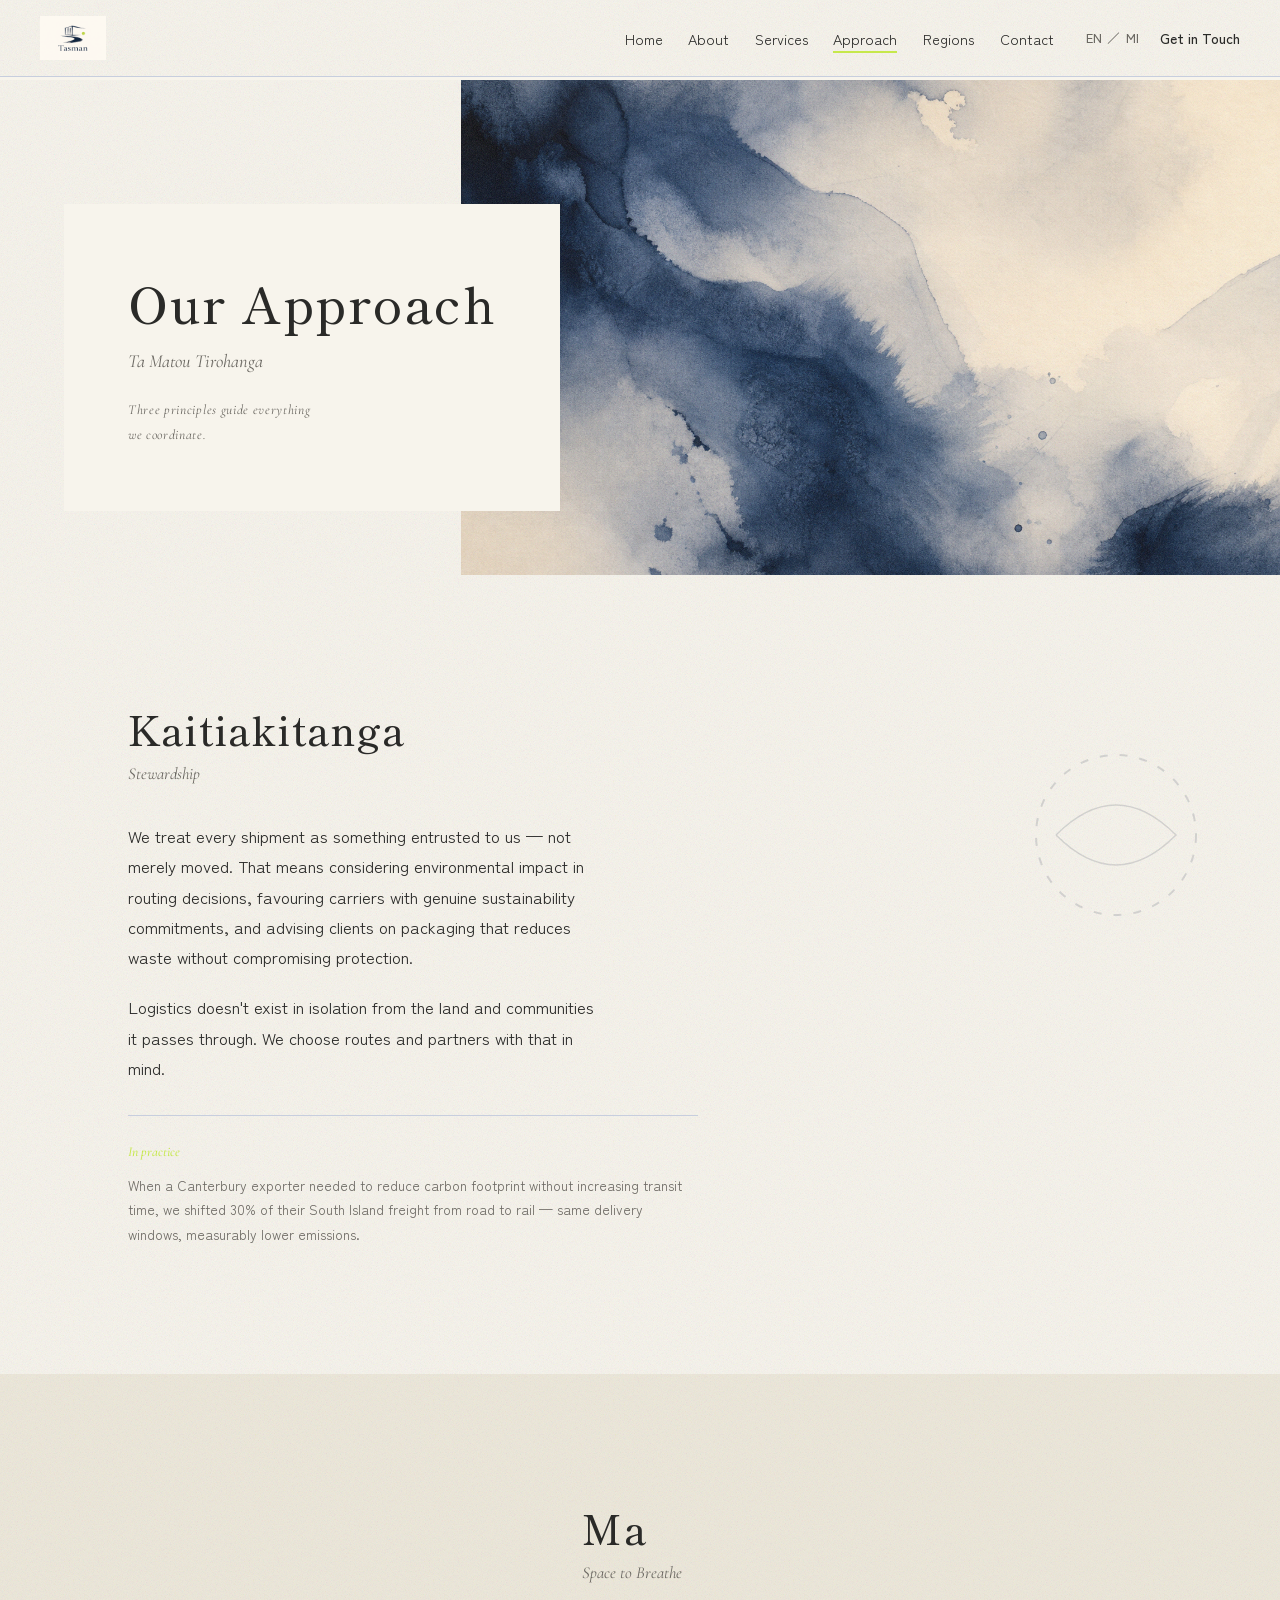
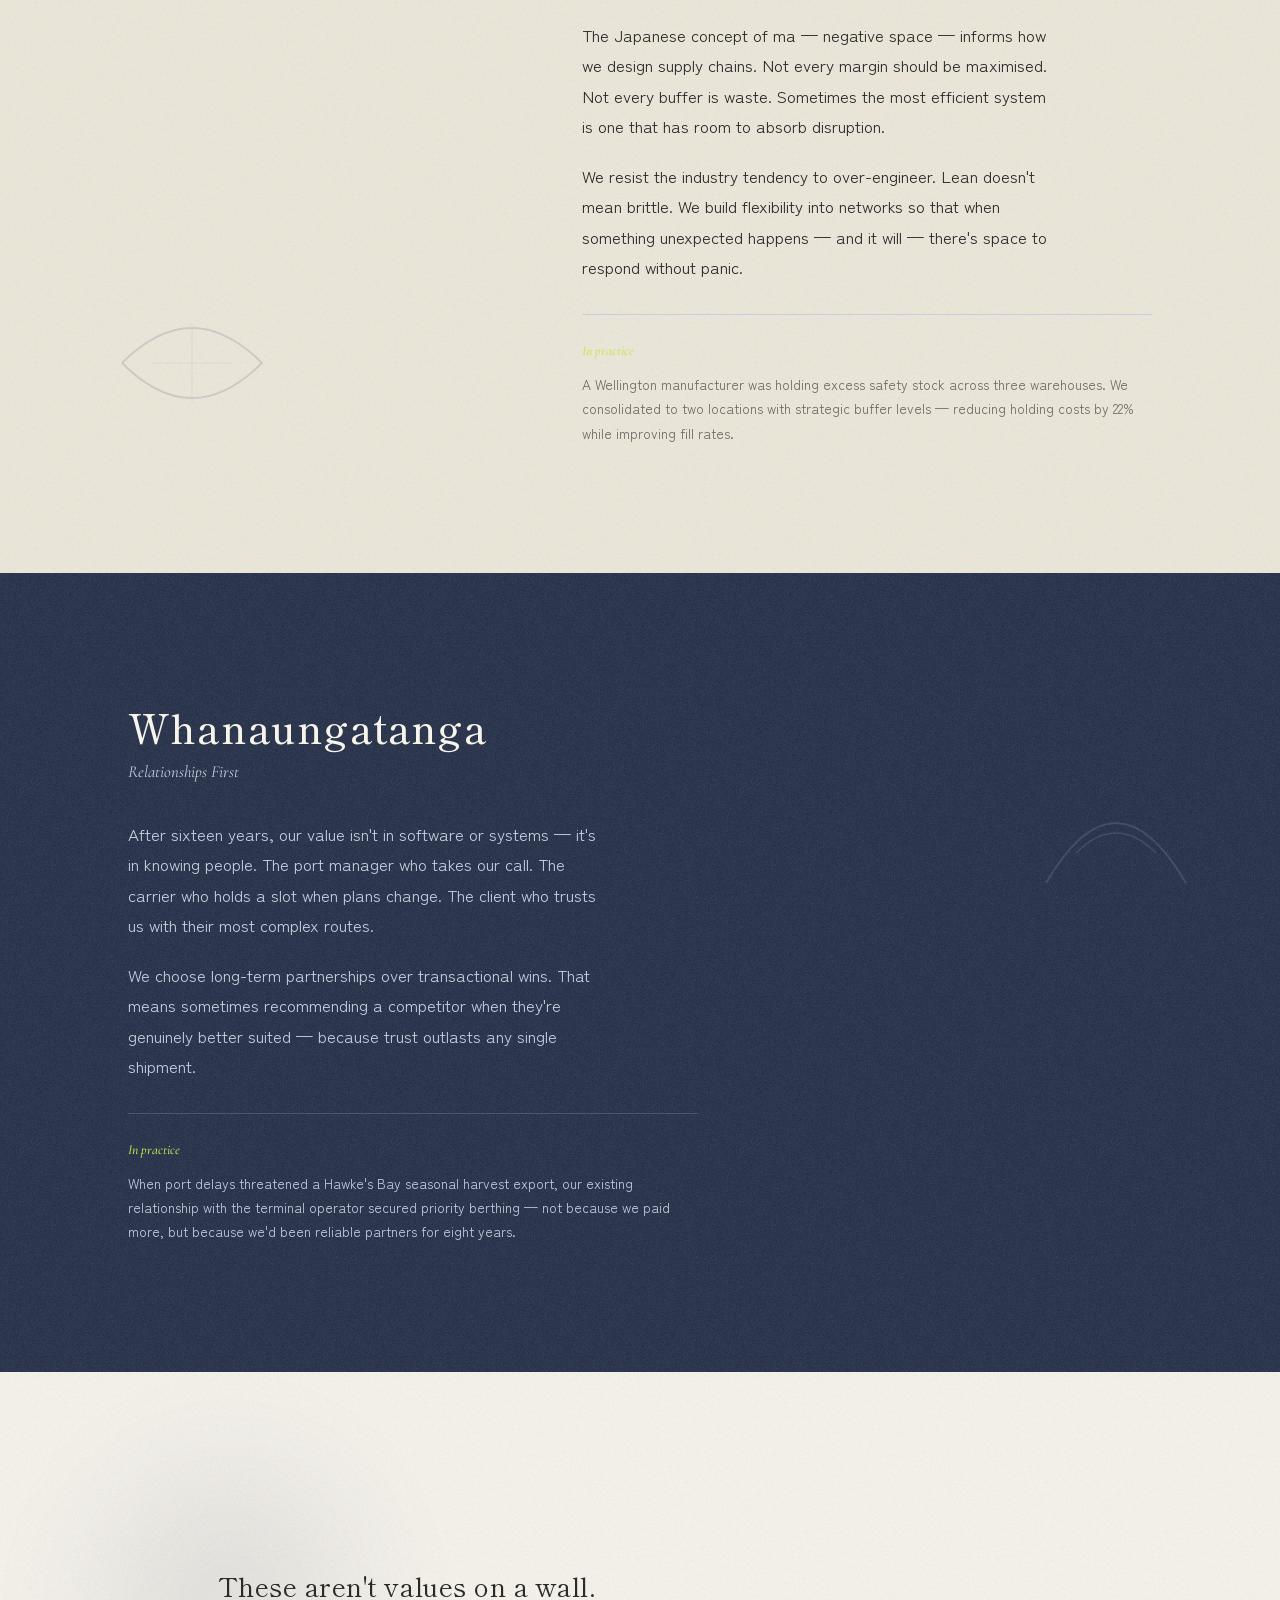
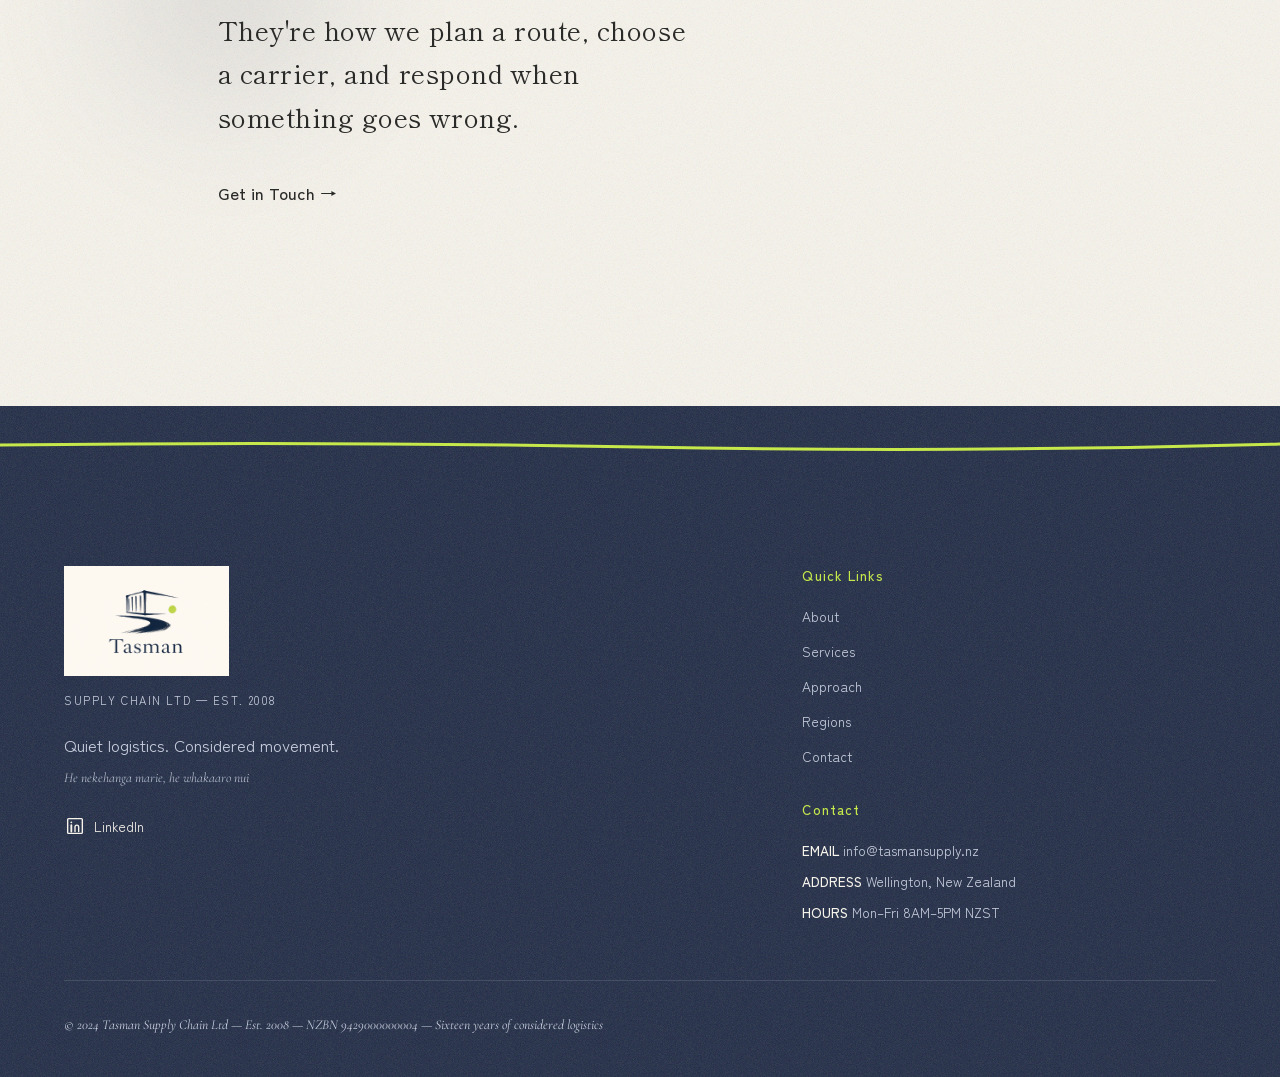
<file: approach.html>
<!DOCTYPE html>
<html lang="en">
<head>
  <meta charset="UTF-8">
  <meta name="viewport" content="width=device-width, initial-scale=1.0">
  <meta name="description" content="Our Approach — Stewardship, space, and relationships guide everything we coordinate at Tasman Supply Chain.">
  <title>Our Approach — Tasman Supply Chain Ltd</title>
  <link rel="icon" href="assets/images/tasman-logo.png" type="image/png">
  <link rel="stylesheet" href="styles/base.css">
  <link rel="stylesheet" href="styles/navbar.css">
  <link rel="stylesheet" href="styles/hero.css">
  <link rel="stylesheet" href="styles/components.css">
  <link rel="stylesheet" href="styles/sections.css">
  <link rel="stylesheet" href="styles/approach.css">
  <link rel="stylesheet" href="styles/responsive.css">
</head>
<body>
  <header class="navbar paper-texture" role="banner">
    <div class="navbar__inner">
      <a href="index.html" class="navbar__brand" aria-label="Tasman Supply Chain Ltd — Home">
        <img class="navbar__logo" src="assets/images/tasman-logo.png" alt="Tasman Supply Chain Ltd" width="140" height="44">
      </a>
      <nav class="navbar__nav" aria-label="Main navigation">
        <ul class="navbar__links">
          <li><a href="index.html" class="navbar__link" data-en="Home" data-mi="Kāinga">Home</a></li>
          <li><a href="about.html" class="navbar__link" data-en="About" data-mi="Mō Mātou">About</a></li>
          <li><a href="services.html" class="navbar__link" data-en="Services" data-mi="Ratonga">Services</a></li>
          <li><a href="approach.html" class="navbar__link" data-en="Approach" data-mi="Tirohanga">Approach</a></li>
          <li><a href="regions.html" class="navbar__link" data-en="Regions" data-mi="Rohe">Regions</a></li>
          <li><a href="contact.html" class="navbar__link" data-en="Contact" data-mi="Whakapā">Contact</a></li>
        </ul>
        <div class="navbar__actions">
          <button class="lang-toggle" type="button" aria-label="Toggle language">EN ／ MI</button>
          <a href="contact.html" class="navbar__cta link-lime"><span data-en="Get in Touch" data-mi="Whakapā Mai">Get in Touch</span><span class="hand-underline"><svg viewBox="0 0 100 6" preserveAspectRatio="none"><path d="M2,4 Q40,1 98,3" fill="none" stroke="#C6E84B" stroke-width="2" stroke-linecap="round"/></svg></span></a>
        </div>
      </nav>
      <button class="navbar__toggle" type="button" aria-label="Open menu" aria-expanded="false"><svg viewBox="0 0 32 24" aria-hidden="true"><path d="M2,5 Q16,3 30,6" fill="none" stroke="#2A2A28" stroke-width="2" stroke-linecap="round"/><path d="M3,12 Q16,14 29,11" fill="none" stroke="#2A2A28" stroke-width="2" stroke-linecap="round"/><path d="M2,19 Q15,17 30,20" fill="none" stroke="#2A2A28" stroke-width="2" stroke-linecap="round"/></svg></button>
    </div>
  </header>
  <div class="navbar__mobile paper-texture" aria-hidden="true">
    <nav aria-label="Mobile navigation">
      <ul class="navbar__mobile-links">
        <li><a href="index.html" class="navbar__mobile-link" data-en="Home" data-mi="Kāinga">Home</a></li>
        <li><a href="about.html" class="navbar__mobile-link" data-en="About" data-mi="Mō Mātou">About</a></li>
        <li><a href="services.html" class="navbar__mobile-link" data-en="Services" data-mi="Ratonga">Services</a></li>
        <li><a href="approach.html" class="navbar__mobile-link" data-en="Approach" data-mi="Tirohanga">Approach</a></li>
        <li><a href="regions.html" class="navbar__mobile-link" data-en="Regions" data-mi="Rohe">Regions</a></li>
        <li><a href="contact.html" class="navbar__mobile-link" data-en="Contact" data-mi="Whakapā">Contact</a></li>
      </ul>
      <div class="navbar__mobile-actions">
        <button class="lang-toggle lang-toggle-mobile" type="button">EN ／ MI</button>
        <a href="contact.html" class="text-link text-link--lime" data-en="Get in Touch →" data-mi="Whakapā Mai →">Get in Touch →</a>
      </div>
    </nav>
  </div>

  <main>
    <section class="approach-hero section--paper paper-texture">
      <img class="approach-hero__bg" src="assets/images/approach-ink-wash.jpg" alt="" width="1600" height="900">
      <div class="approach-hero__panel">
        <h1 class="page-hero__title" data-en="Our Approach" data-mi="Ta Matou Tirohanga">Our Approach</h1>
        <p class="maori-sub" data-en="Ta Matou Tirohanga" data-mi="Tā mātou tirohanga">Ta Matou Tirohanga</p>
        <p class="eyebrow approach-hero__subtitle" data-en="Three principles guide everything we coordinate." data-mi="E toru nga mātāpono e arahi ana i nga mea katoa e whakahaere ana matou.">Three principles guide everything we coordinate.</p>
      </div>
    </section>

    <section class="principle principle--left section--paper paper-texture">
      <svg class="principle__graphic" viewBox="0 0 200 200" aria-hidden="true"><circle cx="100" cy="100" r="80" fill="none" stroke="#1F2A44" stroke-width="2" stroke-dasharray="8 12"/><path d="M40,100 Q100,40 160,100 Q100,160 40,100" fill="none" stroke="#1F2A44" stroke-width="1.5"/></svg>
      <div class="principle__inner">
        <div class="principle__content reveal">
          <h2 class="principle__term" data-en="Kaitiakitanga" data-mi="Kaitiakitanga">Kaitiakitanga</h2>
          <span class="principle__english" data-en="Stewardship" data-mi="Te tiaki">Stewardship</span>
          <div class="principle__body">
            <p data-en="We treat every shipment as something entrusted to us — not merely moved. That means considering environmental impact in routing decisions, favouring carriers with genuine sustainability commitments, and advising clients on packaging that reduces waste without compromising protection." data-mi="Ka whakaaro mātou ki ia utanga he mea i whakawhirinakitia ki a mātou — kaua anake he nekehanga. Ko te whakaaro ki te pānga taiao i ngā whakatau huarahi, te manaki i ngā kawe whai kaupapa toitū, me te tohutohu i ngā kiritaki mō te whakamahere kōnae.">We treat every shipment as something entrusted to us — not merely moved. That means considering environmental impact in routing decisions, favouring carriers with genuine sustainability commitments, and advising clients on packaging that reduces waste without compromising protection.</p>
            <p data-en="Logistics doesn't exist in isolation from the land and communities it passes through. We choose routes and partners with that in mind." data-mi="Kāore te nekehanga e noho wehe i te whenua me ngā hapori e haere ana. Ka whiriwhiri mātou i ngā huarahi me ngā hoa me tērā whakaaro.">Logistics doesn't exist in isolation from the land and communities it passes through. We choose routes and partners with that in mind.</p>
          </div>
          <p class="principle__practice">
            <strong data-en="In practice" data-mi="I roto i te mahi">In practice</strong>
            <span data-en="When a Canterbury exporter needed to reduce carbon footprint without increasing transit time, we shifted 30% of their South Island freight from road to rail — same delivery windows, measurably lower emissions." data-mi="I te wā i hiahia te kaituku o Waitaha ki te whakaiti i te tapuwae waro me te kore whakanui i te wā tuku, i nekehia e mātou te 30% o ta ratou utanga mai i te rori ki te reri — ngā matapihi tuku kotahi, iti ake ngā tukunga.">When a Canterbury exporter needed to reduce carbon footprint without increasing transit time, we shifted 30% of their South Island freight from road to rail — same delivery windows, measurably lower emissions.</span>
          </p>
        </div>
      </div>
    </section>

    <section class="principle principle--right section--paper-dark paper-texture">
      <svg class="principle__graphic" viewBox="0 0 180 180" aria-hidden="true"><path d="M20,90 Q90,20 160,90 Q90,160 20,90" fill="none" stroke="#2E3A5F" stroke-width="2"/><path d="M50,90 L130,90 M90,50 L90,130" fill="none" stroke="#2E3A5F" stroke-width="1" opacity="0.5"/></svg>
      <div class="principle__inner">
        <div class="principle__content reveal">
          <h2 class="principle__term" data-en="Ma" data-mi="Ma">Ma</h2>
          <span class="principle__english" data-en="Space to Breathe" data-mi="Te wā hei manawa">Space to Breathe</span>
          <div class="principle__body">
            <p data-en="The Japanese concept of ma — negative space — informs how we design supply chains. Not every margin should be maximised. Not every buffer is waste. Sometimes the most efficient system is one that has room to absorb disruption." data-mi="Ko te whakaaro Māori-Japan o te ma — te wā putua — e whakaawe ana i te hoahoa hanganga rawa. Kāore ia makā e tika ana kia whakanuia. Kāore ia pūtake he moumou. I ētahi wā ko te pūnaha tino whai hua ko te mea whai wā ki te mau i te raru.">The Japanese concept of ma — negative space — informs how we design supply chains. Not every margin should be maximised. Not every buffer is waste. Sometimes the most efficient system is one that has room to absorb disruption.</p>
            <p data-en="We resist the industry tendency to over-engineer. Lean doesn't mean brittle. We build flexibility into networks so that when something unexpected happens — and it will — there's space to respond without panic." data-mi="Ka ātete mātou i te āhuatanga o te ahumahi ki te hanga nui rawa. Ko te mea mātotoru kāore e tikanga ko te ngoikore. Ka hanga mātou i te ngāwari ki ngā whatunga kia whai wā ki te whakautu.">We resist the industry tendency to over-engineer. Lean doesn't mean brittle. We build flexibility into networks so that when something unexpected happens — and it will — there's space to respond without panic.</p>
          </div>
          <p class="principle__practice">
            <strong data-en="In practice" data-mi="I roto i te mahi">In practice</strong>
            <span data-en="A Wellington manufacturer was holding excess safety stock across three warehouses. We consolidated to two locations with strategic buffer levels — reducing holding costs by 22% while improving fill rates." data-mi="He kaihanga i Te Whanganui-a-Tara e pupuri ana i te taonga haumaru nui puta noa i ngā whare taonga e toru. I whakakotahi mātou ki ngā wāhi e rua me ngā taumata pūtake — he whakaiti 22% i ngā utu pupuri me te whakapai ake i ngā reiti whakakī.">A Wellington manufacturer was holding excess safety stock across three warehouses. We consolidated to two locations with strategic buffer levels — reducing holding costs by 22% while improving fill rates.</span>
          </p>
        </div>
      </div>
    </section>

    <section class="principle principle--left section--indigo paper-texture">
      <svg class="principle__graphic" viewBox="0 0 200 200" aria-hidden="true"><path d="M30,150 Q100,30 170,150" fill="none" stroke="#C7CEDE" stroke-width="2"/><path d="M60,120 Q100,80 140,120" fill="none" stroke="#C7CEDE" stroke-width="1.5"/></svg>
      <div class="principle__inner">
        <div class="principle__content reveal">
          <h2 class="principle__term" style="color:var(--paper);" data-en="Whanaungatanga" data-mi="Whanaungatanga">Whanaungatanga</h2>
          <span class="principle__english" data-en="Relationships First" data-mi="Ngā hononga tuatahi">Relationships First</span>
          <div class="principle__body">
            <p style="color:var(--indigo-pale);" data-en="After sixteen years, our value isn't in software or systems — it's in knowing people. The port manager who takes our call. The carrier who holds a slot when plans change. The client who trusts us with their most complex routes." data-mi="I muri i te tekau ma ona tau, kāore ta mātou uara i roto i te rorohiko — kei te mōhio ki ngā tāngata. Te kaiwhakahaere tauranga e whakautu ana i ta mātou waea. Te kawe e pupuri ana i te wāhi. Te kiritaki e whakawhirinaki ana ki a mātou.">After sixteen years, our value isn't in software or systems — it's in knowing people. The port manager who takes our call. The carrier who holds a slot when plans change. The client who trusts us with their most complex routes.</p>
            <p style="color:var(--indigo-pale);" data-en="We choose long-term partnerships over transactional wins. That means sometimes recommending a competitor when they're genuinely better suited — because trust outlasts any single shipment." data-mi="Ka whiriwhiri mātou i ngā hononga roa i ngā wikitoria tauwhāiti. Ko te tikanga, i ētahi wā ka tūtohu i te whakataetae ina pai ake ratou — nā te mea ka roa ake te whakawhirinaki i te utanga kotahi.">We choose long-term partnerships over transactional wins. That means sometimes recommending a competitor when they're genuinely better suited — because trust outlasts any single shipment.</p>
          </div>
          <p class="principle__practice">
            <strong data-en="In practice" data-mi="I roto i te mahi">In practice</strong>
            <span data-en="When port delays threatened a Hawke's Bay seasonal harvest export, our existing relationship with the terminal operator secured priority berthing — not because we paid more, but because we'd been reliable partners for eight years." data-mi="I te wā i whakamōrearea te whakatōnga tauranga i te kaituku hua o Te Matau-a-Māui, i whiwhi mātou i te tuatahitanga nā te hononga ki te kaiwhakahaere — kāore nā te utu nui, engari nā te pono o ngā tau e waru.">When port delays threatened a Hawke's Bay seasonal harvest export, our existing relationship with the terminal operator secured priority berthing — not because we paid more, but because we'd been reliable partners for eight years.</span>
          </p>
        </div>
      </div>
    </section>

    <section class="approach-reflection section--paper paper-texture">
      <div class="ink-wash ink-wash--indigo approach-reflection__wash" aria-hidden="true"></div>
      <div class="approach-reflection__inner reveal">
        <p class="approach-reflection__text" data-en="These aren't values on a wall. They're how we plan a route, choose a carrier, and respond when something goes wrong." data-mi="Ehara enei i nga uara i runga i te pakitara. Ko te huarahi e whakamahere ai matou, e whiriwhiri ai i te kawe, me te whakautu ina he raru.">These aren't values on a wall. They're how we plan a route, choose a carrier, and respond when something goes wrong.</p>
        <a href="contact.html" class="text-link text-link--lime approach-reflection__link link-lime">
          <span data-en="Get in Touch →" data-mi="Whakapā Mai →">Get in Touch →</span>
          <span class="hand-underline"><svg viewBox="0 0 120 6" preserveAspectRatio="none"><path d="M2,4 Q50,1 118,3" fill="none" stroke="#C6E84B" stroke-width="2" stroke-linecap="round"/></svg></span>
        </a>
      </div>
    </section>
  </main>

  <footer class="footer paper-texture" role="contentinfo">
    <svg class="footer__divider brush-divider brush-divider--lime" viewBox="0 0 1200 14" preserveAspectRatio="none" aria-hidden="true"><path d="M0,7 Q300,3 600,9 T1200,6" fill="none" stroke="#C6E84B" stroke-width="3" stroke-linecap="round"/></svg>
    <div class="footer__grid">
      <div class="footer__brand-col">
        <div class="footer__brand">
          <img class="footer__logo" src="assets/images/tasman-logo.png" alt="Tasman Supply Chain Ltd" width="220" height="72">
          <p class="footer__est" data-en="SUPPLY CHAIN LTD — EST. 2008" data-mi="KAMUPENE NEKEHANGA — I 2008">SUPPLY CHAIN LTD — EST. 2008</p>
        </div>
        <p class="footer__tagline" data-en="Quiet logistics. Considered movement." data-mi="He nekehanga marie, he whakaaro nui.">Quiet logistics. Considered movement.</p>
        <p class="footer__tagline-mi">He nekehanga marie, he whakaaro nui</p>
        <a href="https://linkedin.com" class="footer__social" target="_blank" rel="noopener noreferrer" aria-label="LinkedIn"><svg viewBox="0 0 24 24" aria-hidden="true"><rect x="4" y="4" width="16" height="16" rx="1" fill="none" stroke="currentColor" stroke-width="1.5"/><path d="M8,11 L8,18 M8,8 L8,8.01" fill="none" stroke="currentColor" stroke-width="2" stroke-linecap="round"/><path d="M12,18 L12,13 Q12,11 14,11 Q16,11 16,13 L16,18" fill="none" stroke="currentColor" stroke-width="1.5" stroke-linecap="round"/></svg> LinkedIn</a>
      </div>
      <div class="footer__links-col">
        <h3 class="footer__col-title" data-en="Quick Links" data-mi="Hononga">Quick Links</h3>
        <nav class="footer__links" aria-label="Footer navigation">
          <a href="about.html" class="footer__link" data-en="About" data-mi="Mō Mātou">About</a>
          <a href="services.html" class="footer__link" data-en="Services" data-mi="Ratonga">Services</a>
          <a href="approach.html" class="footer__link" data-en="Approach" data-mi="Tirohanga">Approach</a>
          <a href="regions.html" class="footer__link" data-en="Regions" data-mi="Rohe">Regions</a>
          <a href="contact.html" class="footer__link" data-en="Contact" data-mi="Whakapā">Contact</a>
        </nav>
        <h3 class="footer__col-title" data-en="Contact" data-mi="Whakapā">Contact</h3>
        <div class="footer__contact">
          <p><strong data-en="EMAIL" data-mi="ĪMERA">EMAIL</strong> info@tasmansupply.nz</p>
          <p><strong data-en="ADDRESS" data-mi="WĀHI NOHO">ADDRESS</strong> <span data-en="Wellington, New Zealand" data-mi="Te Whanganui-a-Tara, Aotearoa">Wellington, New Zealand</span></p>
          <p><strong data-en="HOURS" data-mi="NGĀ HĀORA">HOURS</strong> <span data-en="Mon–Fri 8AM–5PM NZST" data-mi="Mane–Paraire 8AM–5PM NZST">Mon–Fri 8AM–5PM NZST</span></p>
        </div>
      </div>
    </div>
    <p class="footer__bottom" data-en="© 2024 Tasman Supply Chain Ltd — Est. 2008 — NZBN 9429000000004 — Sixteen years of considered logistics" data-mi="© 2024 Tasman Supply Chain Ltd — I 2008 — NZBN 9429000000004 — Tekau ma ono tau o te nekehanga whakaaro nui">© 2024 Tasman Supply Chain Ltd — Est. 2008 — NZBN 9429000000004 — Sixteen years of considered logistics</p>
  </footer>
  <script src="js/language.js"></script>
  <script src="js/main.js"></script>
</body>
</html>
</file>
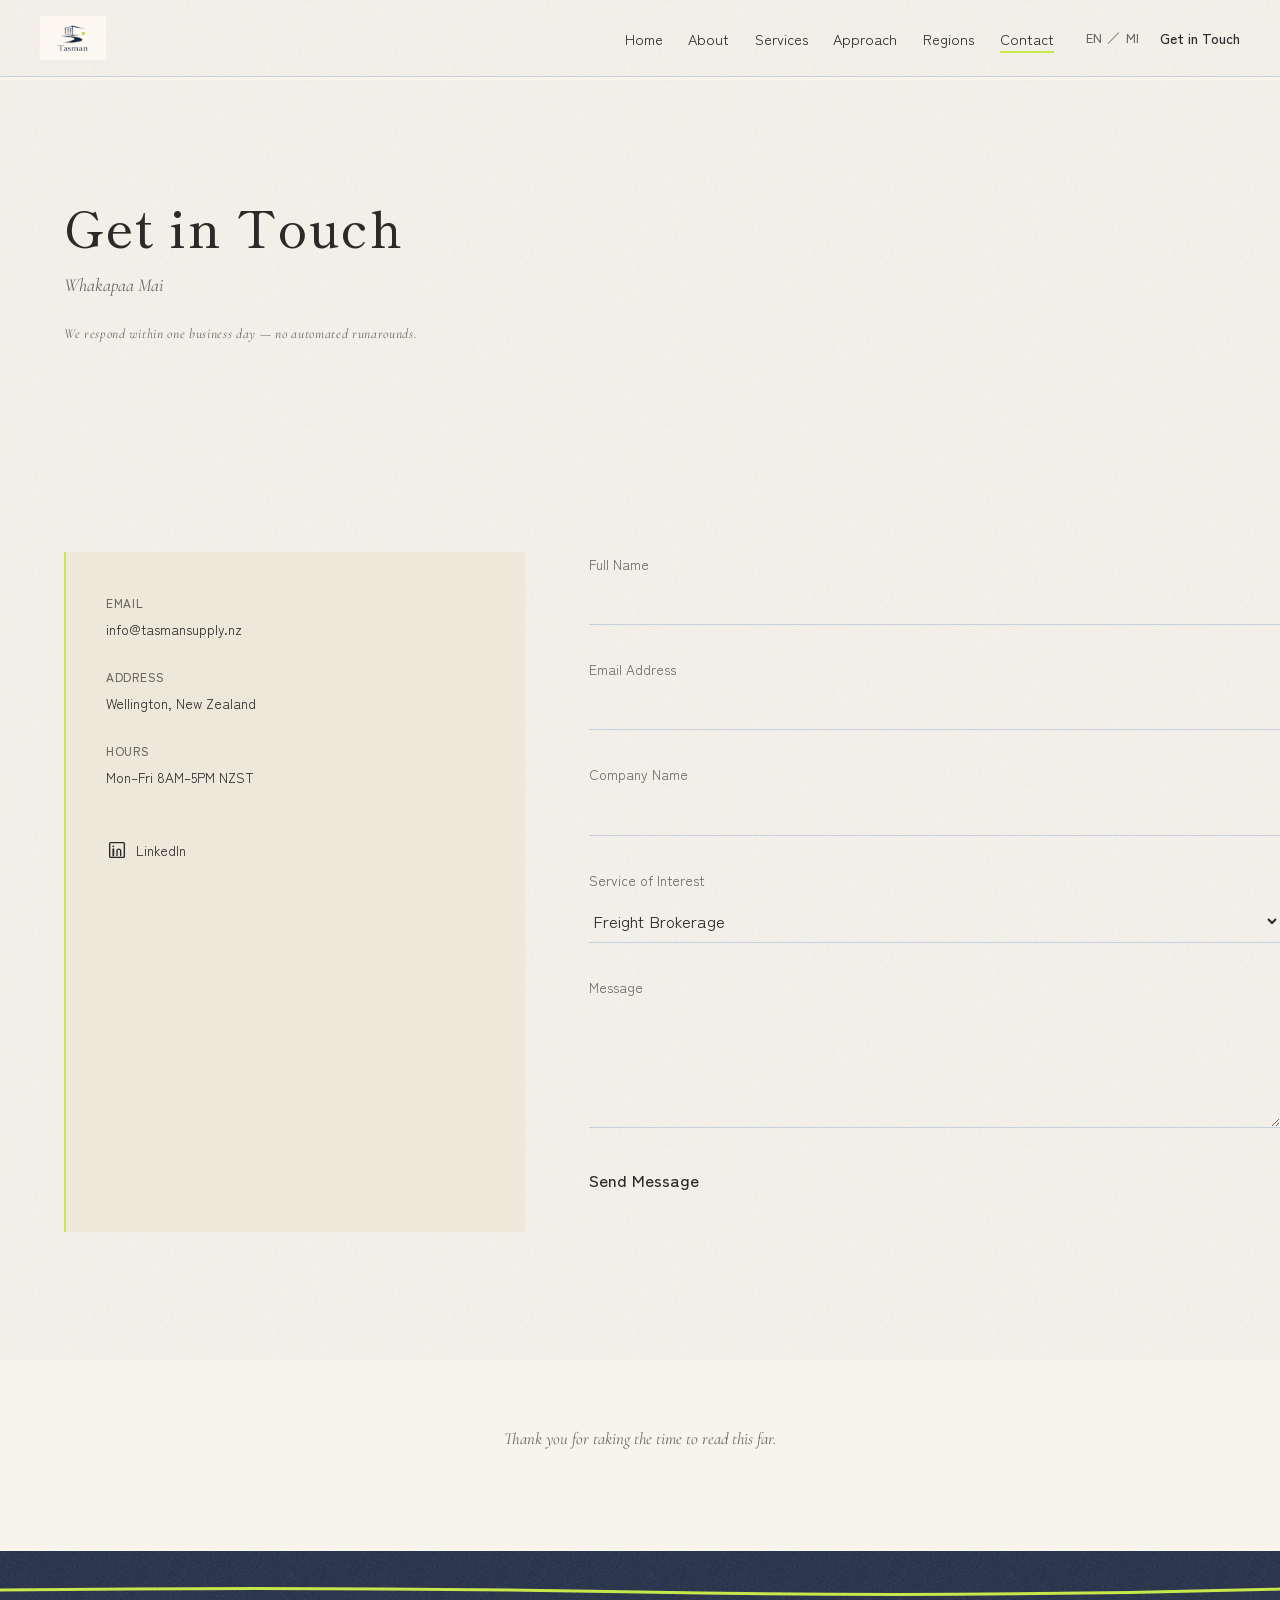
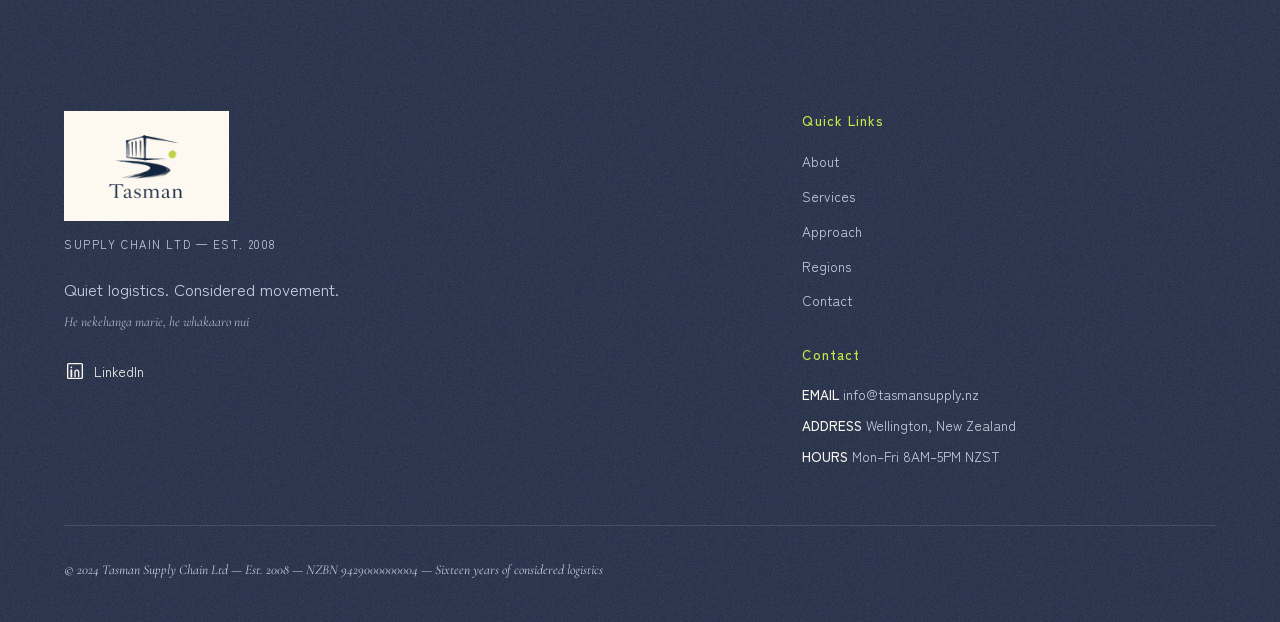
<file: contact.html>
<!DOCTYPE html>
<html lang="en">
<head>
  <meta charset="UTF-8">
  <meta name="viewport" content="width=device-width, initial-scale=1.0">
  <meta name="description" content="Contact Tasman Supply Chain Ltd — We respond within one business day.">
  <title>Contact — Tasman Supply Chain Ltd</title>
  <link rel="icon" href="assets/images/tasman-logo.png" type="image/png">
  <link rel="stylesheet" href="styles/base.css">
  <link rel="stylesheet" href="styles/navbar.css">
  <link rel="stylesheet" href="styles/hero.css">
  <link rel="stylesheet" href="styles/components.css">
  <link rel="stylesheet" href="styles/sections.css">
  <link rel="stylesheet" href="styles/responsive.css">
</head>
<body>
  <header class="navbar paper-texture" role="banner">
    <div class="navbar__inner">
      <a href="index.html" class="navbar__brand" aria-label="Tasman Supply Chain Ltd — Home">
        <img class="navbar__logo" src="assets/images/tasman-logo.png" alt="Tasman Supply Chain Ltd" width="140" height="44">
      </a>
      <nav class="navbar__nav" aria-label="Main navigation">
        <ul class="navbar__links">
          <li><a href="index.html" class="navbar__link" data-en="Home" data-mi="Kāinga">Home</a></li>
          <li><a href="about.html" class="navbar__link" data-en="About" data-mi="Mō Mātou">About</a></li>
          <li><a href="services.html" class="navbar__link" data-en="Services" data-mi="Ratonga">Services</a></li>
          <li><a href="approach.html" class="navbar__link" data-en="Approach" data-mi="Tirohanga">Approach</a></li>
          <li><a href="regions.html" class="navbar__link" data-en="Regions" data-mi="Rohe">Regions</a></li>
          <li><a href="contact.html" class="navbar__link" data-en="Contact" data-mi="Whakapā">Contact</a></li>
        </ul>
        <div class="navbar__actions">
          <button class="lang-toggle" type="button" aria-label="Toggle language">EN ／ MI</button>
          <a href="contact.html" class="navbar__cta link-lime"><span data-en="Get in Touch" data-mi="Whakapā Mai">Get in Touch</span><span class="hand-underline"><svg viewBox="0 0 100 6" preserveAspectRatio="none"><path d="M2,4 Q40,1 98,3" fill="none" stroke="#C6E84B" stroke-width="2" stroke-linecap="round"/></svg></span></a>
        </div>
      </nav>
      <button class="navbar__toggle" type="button" aria-label="Open menu" aria-expanded="false"><svg viewBox="0 0 32 24" aria-hidden="true"><path d="M2,5 Q16,3 30,6" fill="none" stroke="#2A2A28" stroke-width="2" stroke-linecap="round"/><path d="M3,12 Q16,14 29,11" fill="none" stroke="#2A2A28" stroke-width="2" stroke-linecap="round"/><path d="M2,19 Q15,17 30,20" fill="none" stroke="#2A2A28" stroke-width="2" stroke-linecap="round"/></svg></button>
    </div>
  </header>
  <div class="navbar__mobile paper-texture" aria-hidden="true">
    <nav aria-label="Mobile navigation">
      <ul class="navbar__mobile-links">
        <li><a href="index.html" class="navbar__mobile-link" data-en="Home" data-mi="Kāinga">Home</a></li>
        <li><a href="about.html" class="navbar__mobile-link" data-en="About" data-mi="Mō Mātou">About</a></li>
        <li><a href="services.html" class="navbar__mobile-link" data-en="Services" data-mi="Ratonga">Services</a></li>
        <li><a href="approach.html" class="navbar__mobile-link" data-en="Approach" data-mi="Tirohanga">Approach</a></li>
        <li><a href="regions.html" class="navbar__mobile-link" data-en="Regions" data-mi="Rohe">Regions</a></li>
        <li><a href="contact.html" class="navbar__mobile-link" data-en="Contact" data-mi="Whakapā">Contact</a></li>
      </ul>
      <div class="navbar__mobile-actions">
        <button class="lang-toggle lang-toggle-mobile" type="button">EN ／ MI</button>
        <a href="contact.html" class="text-link text-link--lime" data-en="Get in Touch →" data-mi="Whakapā Mai →">Get in Touch →</a>
      </div>
    </nav>
  </div>

  <main>
    <section class="page-hero section--paper paper-texture">
      <div class="container">
        <h1 class="page-hero__title" data-en="Get in Touch" data-mi="Whakapaa Mai">Get in Touch</h1>
        <p class="maori-sub" data-en="Whakapaa Mai" data-mi="Whakapā mai">Whakapaa Mai</p>
        <p class="eyebrow" data-en="We respond within one business day — no automated runarounds." data-mi="Ka whakautu matou i roto i te ra pakihi kotahi — kaore he huringa aunoa.">We respond within one business day — no automated runarounds.</p>
      </div>
    </section>

    <section class="section--paper paper-texture">
      <div class="contact-split">
        <aside class="contact-info">
          <div class="contact-info__item">
            <strong data-en="EMAIL" data-mi="ĪMERA">EMAIL</strong>
            <a href="mailto:info@tasmansupply.nz">info@tasmansupply.nz</a>
          </div>
          <div class="contact-info__item">
            <strong data-en="ADDRESS" data-mi="WĀHI NOHO">ADDRESS</strong>
            <span data-en="Wellington, New Zealand" data-mi="Te Whanganui-a-Tara, Aotearoa">Wellington, New Zealand</span>
          </div>
          <div class="contact-info__item">
            <strong data-en="HOURS" data-mi="NGĀ HĀORA">HOURS</strong>
            <span data-en="Mon–Fri 8AM–5PM NZST" data-mi="Mane–Paraire 8AM–5PM NZST">Mon–Fri 8AM–5PM NZST</span>
          </div>
          <a href="https://linkedin.com" class="footer__social" target="_blank" rel="noopener noreferrer" aria-label="LinkedIn" style="margin-top:1.5rem;color:var(--ink);">
            <svg viewBox="0 0 24 24" aria-hidden="true"><rect x="4" y="4" width="16" height="16" rx="1" fill="none" stroke="currentColor" stroke-width="1.5"/><path d="M8,11 L8,18 M8,8 L8,8.01" fill="none" stroke="currentColor" stroke-width="2" stroke-linecap="round"/><path d="M12,18 L12,13 Q12,11 14,11 Q16,11 16,13 L16,18" fill="none" stroke="currentColor" stroke-width="1.5" stroke-linecap="round"/></svg>
            LinkedIn
          </a>
        </aside>

        <div class="contact-form-wrap">
          <form id="contact-form" class="contact-form" novalidate>
            <div class="form-group">
              <label for="name" data-en="Full Name" data-mi="Ingoa Katoa">Full Name</label>
              <input type="text" id="name" name="name" required autocomplete="name">
            </div>
            <div class="form-group">
              <label for="email" data-en="Email Address" data-mi="Wāhitau Īmēra">Email Address</label>
              <input type="email" id="email" name="email" required autocomplete="email">
            </div>
            <div class="form-group">
              <label for="company" data-en="Company Name" data-mi="Ingoa Kamupene">Company Name</label>
              <input type="text" id="company" name="company" autocomplete="organization">
            </div>
            <div class="form-group">
              <label for="service" data-en="Service of Interest" data-mi="Ratonga e Hiahia Ana">Service of Interest</label>
              <select id="service" name="service">
                <option value="freight" data-en="Freight Brokerage" data-mi="Hokohoko Utanga">Freight Brokerage</option>
                <option value="consulting" data-en="Supply Chain Consulting" data-mi="Tohutohu Hanganga Rawa">Supply Chain Consulting</option>
                <option value="planning" data-en="Inventory &amp; Demand Planning" data-mi="Whakamahere Taonga">Inventory &amp; Demand Planning</option>
                <option value="ports" data-en="Port &amp; Customs Coordination" data-mi="Whakahaere Tauranga">Port &amp; Customs Coordination</option>
                <option value="transport" data-en="Rail &amp; Road Transport" data-mi="Reriwhenua me te Rori">Rail &amp; Road Transport</option>
                <option value="reverse" data-en="Reverse Logistics" data-mi="Nekehanga Whakahoki">Reverse Logistics</option>
              </select>
            </div>
            <div class="form-group">
              <label for="message" data-en="Message" data-mi="Karere">Message</label>
              <textarea id="message" name="message" required></textarea>
            </div>
            <button type="submit" class="form-submit text-link text-link--lime">
              <span data-en="Send Message" data-mi="Tukuna te Karere">Send Message</span>
            </button>
          </form>
          <p class="form-success" data-en="Message received. We'll be in touch soon." data-mi="Kua riro te karere. Ka whakapā mātou ā kō ake nei.">Message received. We'll be in touch soon.</p>
        </div>
      </div>
    </section>

    <p class="contact-closing" data-en="Thank you for taking the time to read this far." data-mi="Māuruuru koe mō te wā ki te pānui ki konei.">Thank you for taking the time to read this far.</p>
  </main>

  <footer class="footer paper-texture" role="contentinfo">
    <svg class="footer__divider brush-divider brush-divider--lime" viewBox="0 0 1200 14" preserveAspectRatio="none" aria-hidden="true"><path d="M0,7 Q300,3 600,9 T1200,6" fill="none" stroke="#C6E84B" stroke-width="3" stroke-linecap="round"/></svg>
    <div class="footer__grid">
      <div class="footer__brand-col">
        <div class="footer__brand">
          <img class="footer__logo" src="assets/images/tasman-logo.png" alt="Tasman Supply Chain Ltd" width="220" height="72">
          <p class="footer__est" data-en="SUPPLY CHAIN LTD — EST. 2008" data-mi="KAMUPENE NEKEHANGA — I 2008">SUPPLY CHAIN LTD — EST. 2008</p>
        </div>
        <p class="footer__tagline" data-en="Quiet logistics. Considered movement." data-mi="He nekehanga marie, he whakaaro nui.">Quiet logistics. Considered movement.</p>
        <p class="footer__tagline-mi">He nekehanga marie, he whakaaro nui</p>
        <a href="https://linkedin.com" class="footer__social" target="_blank" rel="noopener noreferrer" aria-label="LinkedIn"><svg viewBox="0 0 24 24" aria-hidden="true"><rect x="4" y="4" width="16" height="16" rx="1" fill="none" stroke="currentColor" stroke-width="1.5"/><path d="M8,11 L8,18 M8,8 L8,8.01" fill="none" stroke="currentColor" stroke-width="2" stroke-linecap="round"/><path d="M12,18 L12,13 Q12,11 14,11 Q16,11 16,13 L16,18" fill="none" stroke="currentColor" stroke-width="1.5" stroke-linecap="round"/></svg> LinkedIn</a>
      </div>
      <div class="footer__links-col">
        <h3 class="footer__col-title" data-en="Quick Links" data-mi="Hononga">Quick Links</h3>
        <nav class="footer__links" aria-label="Footer navigation">
          <a href="about.html" class="footer__link" data-en="About" data-mi="Mō Mātou">About</a>
          <a href="services.html" class="footer__link" data-en="Services" data-mi="Ratonga">Services</a>
          <a href="approach.html" class="footer__link" data-en="Approach" data-mi="Tirohanga">Approach</a>
          <a href="regions.html" class="footer__link" data-en="Regions" data-mi="Rohe">Regions</a>
          <a href="contact.html" class="footer__link" data-en="Contact" data-mi="Whakapā">Contact</a>
        </nav>
        <h3 class="footer__col-title" data-en="Contact" data-mi="Whakapā">Contact</h3>
        <div class="footer__contact">
          <p><strong data-en="EMAIL" data-mi="ĪMERA">EMAIL</strong> info@tasmansupply.nz</p>
          <p><strong data-en="ADDRESS" data-mi="WĀHI NOHO">ADDRESS</strong> <span data-en="Wellington, New Zealand" data-mi="Te Whanganui-a-Tara, Aotearoa">Wellington, New Zealand</span></p>
          <p><strong data-en="HOURS" data-mi="NGĀ HĀORA">HOURS</strong> <span data-en="Mon–Fri 8AM–5PM NZST" data-mi="Mane–Paraire 8AM–5PM NZST">Mon–Fri 8AM–5PM NZST</span></p>
        </div>
      </div>
    </div>
    <p class="footer__bottom" data-en="© 2024 Tasman Supply Chain Ltd — Est. 2008 — NZBN 9429000000004 — Sixteen years of considered logistics" data-mi="© 2024 Tasman Supply Chain Ltd — I 2008 — NZBN 9429000000004 — Tekau ma ono tau o te nekehanga whakaaro nui">© 2024 Tasman Supply Chain Ltd — Est. 2008 — NZBN 9429000000004 — Sixteen years of considered logistics</p>
  </footer>
  <script src="js/language.js"></script>
  <script src="js/main.js"></script>
</body>
</html>
</file>
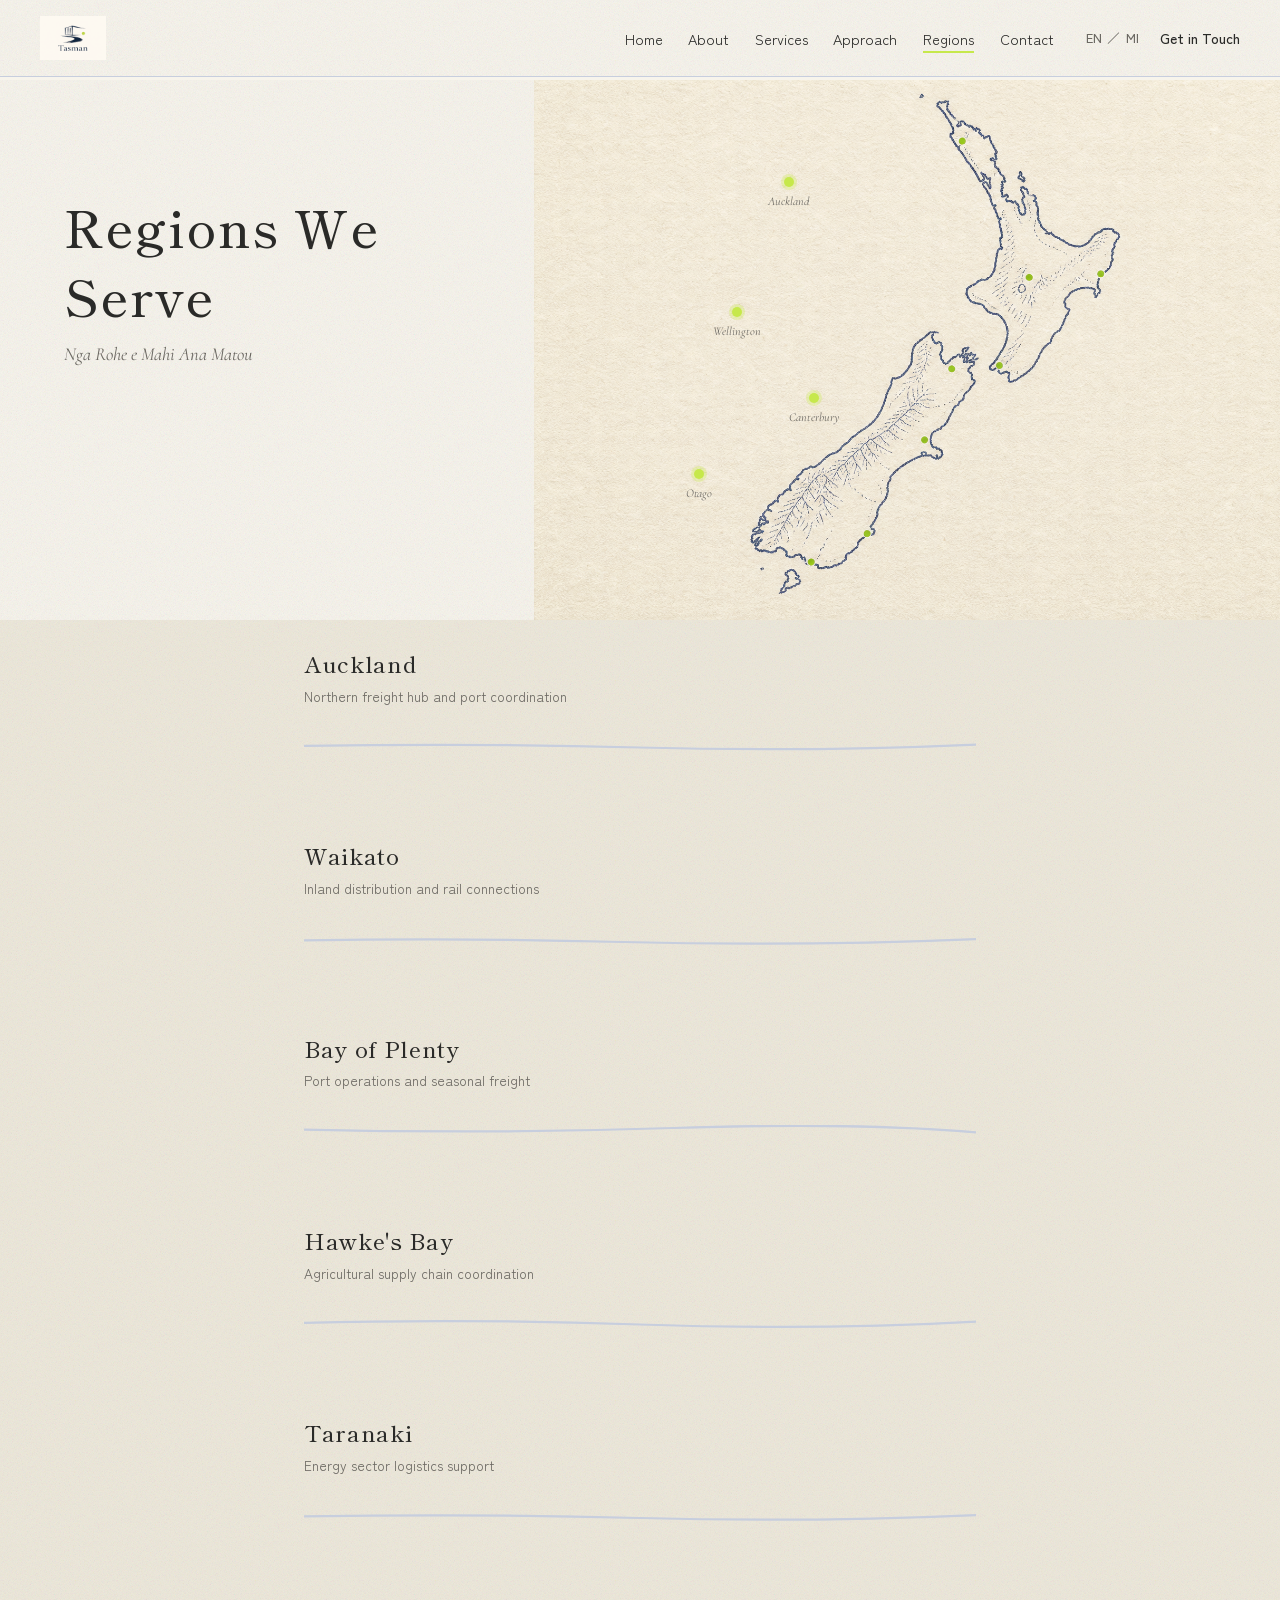
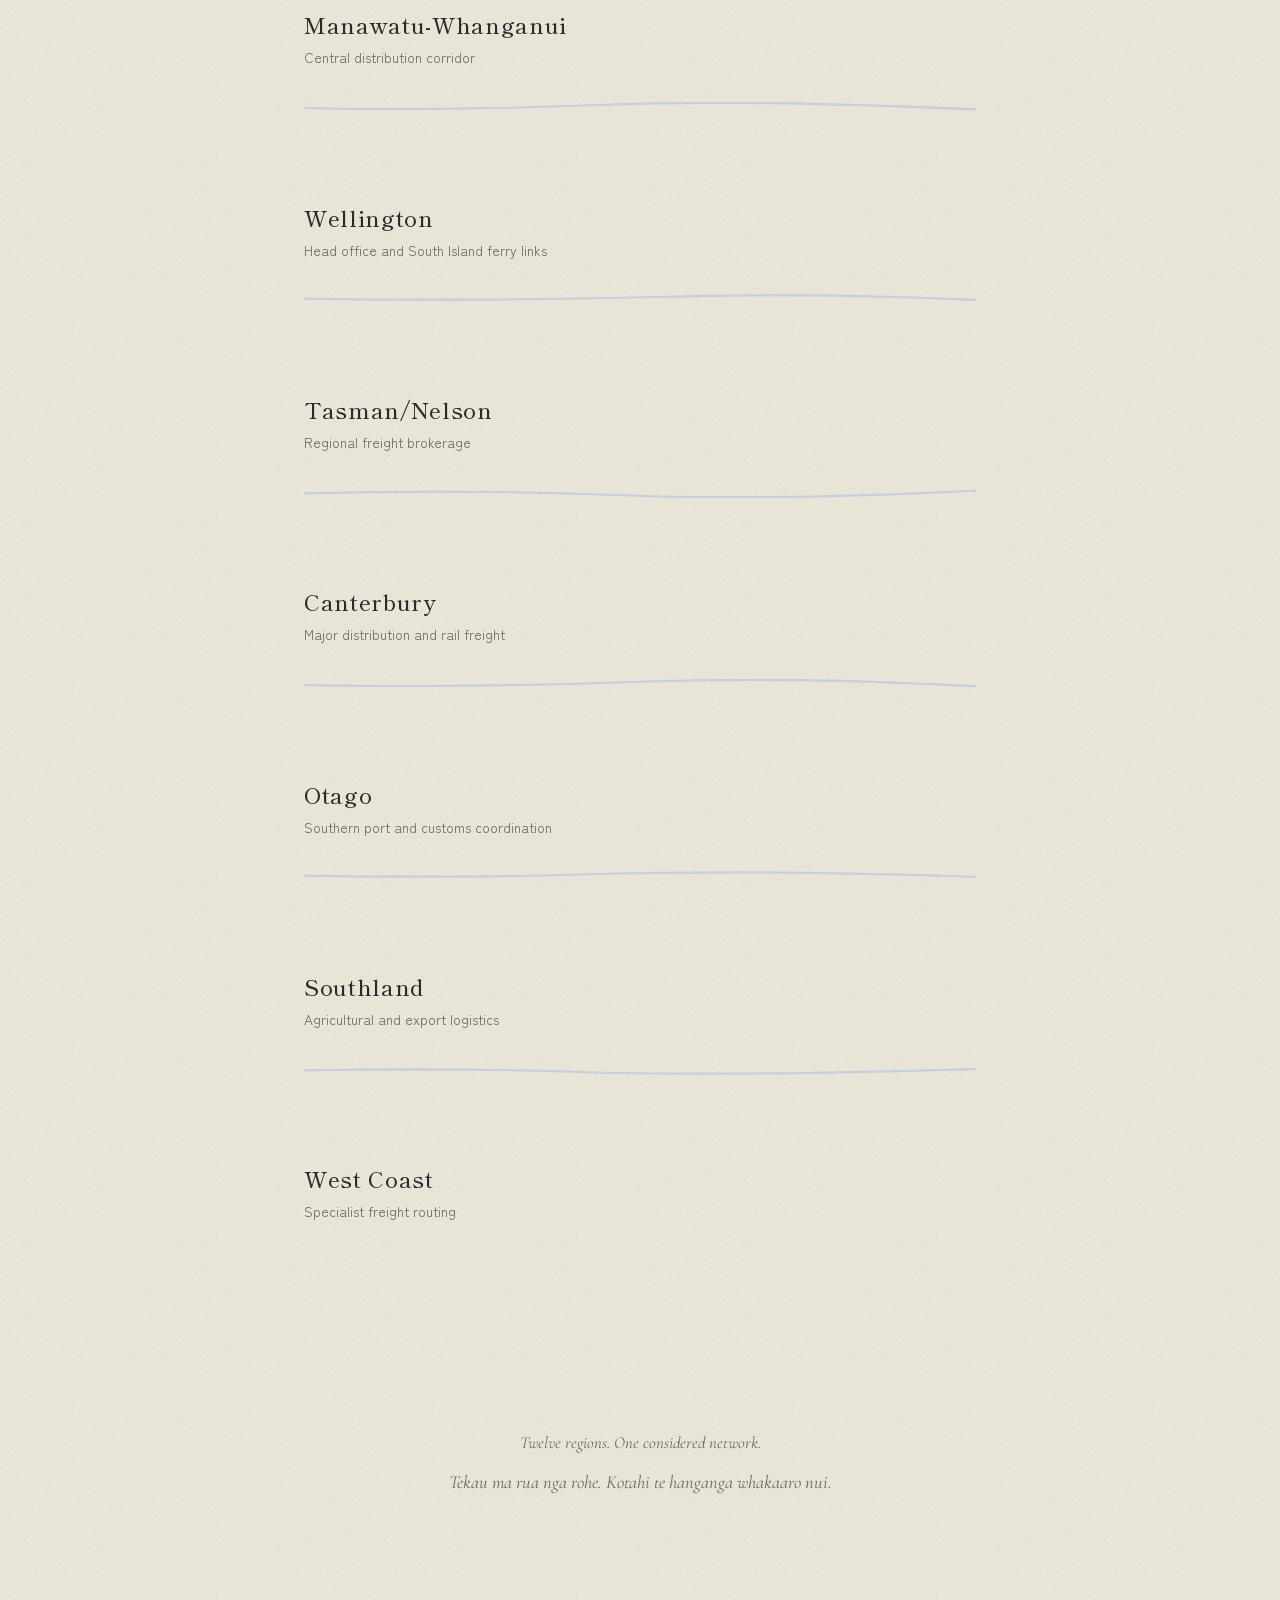
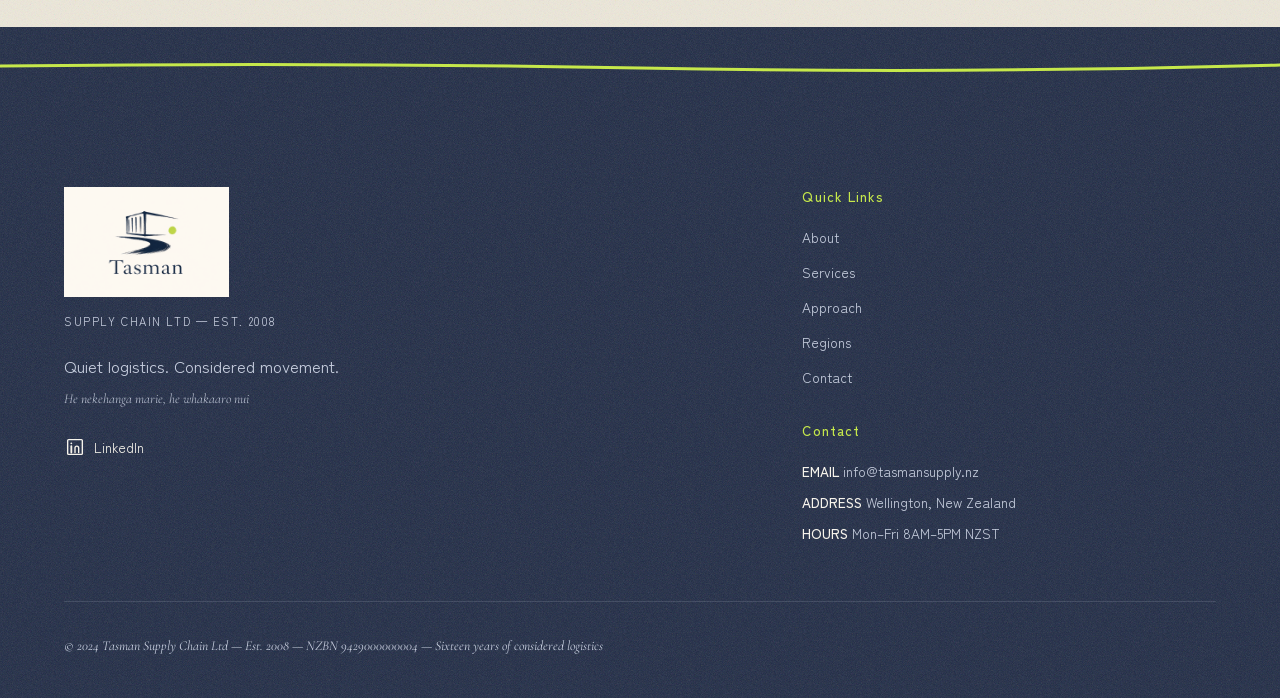
<file: regions.html>
<!DOCTYPE html>
<html lang="en">
<head>
  <meta charset="UTF-8">
  <meta name="viewport" content="width=device-width, initial-scale=1.0">
  <meta name="description" content="Regions We Serve — Twelve regions across Aotearoa, one considered logistics network.">
  <title>Regions — Tasman Supply Chain Ltd</title>
  <link rel="icon" href="assets/images/tasman-logo.png" type="image/png">
  <link rel="stylesheet" href="styles/base.css">
  <link rel="stylesheet" href="styles/navbar.css">
  <link rel="stylesheet" href="styles/hero.css">
  <link rel="stylesheet" href="styles/components.css">
  <link rel="stylesheet" href="styles/sections.css">
  <link rel="stylesheet" href="styles/responsive.css">
</head>
<body>
  <header class="navbar paper-texture" role="banner">
    <div class="navbar__inner">
      <a href="index.html" class="navbar__brand" aria-label="Tasman Supply Chain Ltd — Home">
        <img class="navbar__logo" src="assets/images/tasman-logo.png" alt="Tasman Supply Chain Ltd" width="140" height="44">
      </a>
      <nav class="navbar__nav" aria-label="Main navigation">
        <ul class="navbar__links">
          <li><a href="index.html" class="navbar__link" data-en="Home" data-mi="Kāinga">Home</a></li>
          <li><a href="about.html" class="navbar__link" data-en="About" data-mi="Mō Mātou">About</a></li>
          <li><a href="services.html" class="navbar__link" data-en="Services" data-mi="Ratonga">Services</a></li>
          <li><a href="approach.html" class="navbar__link" data-en="Approach" data-mi="Tirohanga">Approach</a></li>
          <li><a href="regions.html" class="navbar__link" data-en="Regions" data-mi="Rohe">Regions</a></li>
          <li><a href="contact.html" class="navbar__link" data-en="Contact" data-mi="Whakapā">Contact</a></li>
        </ul>
        <div class="navbar__actions">
          <button class="lang-toggle" type="button" aria-label="Toggle language">EN ／ MI</button>
          <a href="contact.html" class="navbar__cta link-lime"><span data-en="Get in Touch" data-mi="Whakapā Mai">Get in Touch</span><span class="hand-underline"><svg viewBox="0 0 100 6" preserveAspectRatio="none"><path d="M2,4 Q40,1 98,3" fill="none" stroke="#C6E84B" stroke-width="2" stroke-linecap="round"/></svg></span></a>
        </div>
      </nav>
      <button class="navbar__toggle" type="button" aria-label="Open menu" aria-expanded="false"><svg viewBox="0 0 32 24" aria-hidden="true"><path d="M2,5 Q16,3 30,6" fill="none" stroke="#2A2A28" stroke-width="2" stroke-linecap="round"/><path d="M3,12 Q16,14 29,11" fill="none" stroke="#2A2A28" stroke-width="2" stroke-linecap="round"/><path d="M2,19 Q15,17 30,20" fill="none" stroke="#2A2A28" stroke-width="2" stroke-linecap="round"/></svg></button>
    </div>
  </header>
  <div class="navbar__mobile paper-texture" aria-hidden="true">
    <nav aria-label="Mobile navigation">
      <ul class="navbar__mobile-links">
        <li><a href="index.html" class="navbar__mobile-link" data-en="Home" data-mi="Kāinga">Home</a></li>
        <li><a href="about.html" class="navbar__mobile-link" data-en="About" data-mi="Mō Mātou">About</a></li>
        <li><a href="services.html" class="navbar__mobile-link" data-en="Services" data-mi="Ratonga">Services</a></li>
        <li><a href="approach.html" class="navbar__mobile-link" data-en="Approach" data-mi="Tirohanga">Approach</a></li>
        <li><a href="regions.html" class="navbar__mobile-link" data-en="Regions" data-mi="Rohe">Regions</a></li>
        <li><a href="contact.html" class="navbar__mobile-link" data-en="Contact" data-mi="Whakapā">Contact</a></li>
      </ul>
      <div class="navbar__mobile-actions">
        <button class="lang-toggle lang-toggle-mobile" type="button">EN ／ MI</button>
        <a href="contact.html" class="text-link text-link--lime" data-en="Get in Touch →" data-mi="Whakapā Mai →">Get in Touch →</a>
      </div>
    </nav>
  </div>

  <main>
    <section class="regions-hero section--paper paper-texture">
      <div class="regions-hero__content">
        <h1 class="page-hero__title" data-en="Regions We Serve" data-mi="Nga Rohe e Mahi Ana Matou">Regions We Serve</h1>
        <p class="maori-sub" data-en="Nga Rohe e Mahi Ana Matou" data-mi="Ngā rohe e mahi ana mātou">Nga Rohe e Mahi Ana Matou</p>
      </div>
      <div class="regions-map-container" style="position:absolute;inset:0;pointer-events:none;">
        <img class="regions-hero__map" src="assets/images/regions-map-texture.jpg" alt="" loading="lazy" width="1600" height="1000">
        <span class="region-dot" style="top:18%;right:38%;"><span class="region-dot__label">Auckland</span></span>
        <span class="region-dot" style="top:42%;right:42%;"><span class="region-dot__label">Wellington</span></span>
        <span class="region-dot" style="top:58%;right:36%;"><span class="region-dot__label">Canterbury</span></span>
        <span class="region-dot" style="top:72%;right:45%;"><span class="region-dot__label">Otago</span></span>
      </div>
    </section>

    <section class="section--paper-dark paper-texture">
      <div class="regions-list">
        <article class="region-row reveal">
          <h2 class="region-row__name">Auckland</h2>
          <p class="region-row__desc" data-en="Northern freight hub and port coordination" data-mi="Pūwhakahaere utanga ki te raki me te tauranga">Northern freight hub and port coordination</p>
          <svg class="brush-divider" viewBox="0 0 800 8" preserveAspectRatio="none"><path d="M0,4 Q200,2 400,5 T800,3" fill="none" stroke="#C7CEDE" stroke-width="1.5"/></svg>
        </article>
        <article class="region-row reveal">
          <h2 class="region-row__name">Waikato</h2>
          <p class="region-row__desc" data-en="Inland distribution and rail connections" data-mi="Tohatoha ki roto whenua me ngā hononga reri">Inland distribution and rail connections</p>
          <svg class="brush-divider" viewBox="0 0 800 8" preserveAspectRatio="none"><path d="M0,5 Q180,3 380,6 T800,4" fill="none" stroke="#C7CEDE" stroke-width="1.5"/></svg>
        </article>
        <article class="region-row reveal">
          <h2 class="region-row__name" data-en="Bay of Plenty" data-mi="Te Moana-a-Toi">Bay of Plenty</h2>
          <p class="region-row__desc" data-en="Port operations and seasonal freight" data-mi="Mahi tauranga me te utanga kōanga">Port operations and seasonal freight</p>
          <svg class="brush-divider" viewBox="0 0 800 8" preserveAspectRatio="none"><path d="M0,3 Q220,6 440,2 T800,5" fill="none" stroke="#C7CEDE" stroke-width="1.5"/></svg>
        </article>
        <article class="region-row reveal">
          <h2 class="region-row__name" data-en="Hawke's Bay" data-mi="Te Matau-a-Māui">Hawke's Bay</h2>
          <p class="region-row__desc" data-en="Agricultural supply chain coordination" data-mi="Whakahaere hanganga rawa ahuwhenua">Agricultural supply chain coordination</p>
          <svg class="brush-divider" viewBox="0 0 800 8" preserveAspectRatio="none"><path d="M0,4 Q190,1 400,5 T800,3" fill="none" stroke="#C7CEDE" stroke-width="1.5"/></svg>
        </article>
        <article class="region-row reveal">
          <h2 class="region-row__name">Taranaki</h2>
          <p class="region-row__desc" data-en="Energy sector logistics support" data-mi="Tautoko nekehanga rāngai pūngao">Energy sector logistics support</p>
          <svg class="brush-divider" viewBox="0 0 800 8" preserveAspectRatio="none"><path d="M0,5 Q200,3 400,6 T800,4" fill="none" stroke="#C7CEDE" stroke-width="1.5"/></svg>
        </article>
        <article class="region-row reveal">
          <h2 class="region-row__name">Manawatu-Whanganui</h2>
          <p class="region-row__desc" data-en="Central distribution corridor" data-mi="Ara tohatoha pokapū">Central distribution corridor</p>
          <svg class="brush-divider" viewBox="0 0 800 8" preserveAspectRatio="none"><path d="M0,4 Q170,6 350,2 T800,5" fill="none" stroke="#C7CEDE" stroke-width="1.5"/></svg>
        </article>
        <article class="region-row reveal">
          <h2 class="region-row__name">Wellington</h2>
          <p class="region-row__desc" data-en="Head office and South Island ferry links" data-mi="Te tari matua me ngā hononga waka ki Te Waipounamu">Head office and South Island ferry links</p>
          <svg class="brush-divider" viewBox="0 0 800 8" preserveAspectRatio="none"><path d="M0,3 Q210,5 420,2 T800,4" fill="none" stroke="#C7CEDE" stroke-width="1.5"/></svg>
        </article>
        <article class="region-row reveal">
          <h2 class="region-row__name">Tasman/Nelson</h2>
          <p class="region-row__desc" data-en="Regional freight brokerage" data-mi="Hokohoko utanga ā-rohe">Regional freight brokerage</p>
          <svg class="brush-divider" viewBox="0 0 800 8" preserveAspectRatio="none"><path d="M0,5 Q185,2 370,6 T800,3" fill="none" stroke="#C7CEDE" stroke-width="1.5"/></svg>
        </article>
        <article class="region-row reveal">
          <h2 class="region-row__name">Canterbury</h2>
          <p class="region-row__desc" data-en="Major distribution and rail freight" data-mi="Tohatoha nui me te utanga reri">Major distribution and rail freight</p>
          <svg class="brush-divider" viewBox="0 0 800 8" preserveAspectRatio="none"><path d="M0,4 Q195,6 390,2 T800,5" fill="none" stroke="#C7CEDE" stroke-width="1.5"/></svg>
        </article>
        <article class="region-row reveal">
          <h2 class="region-row__name">Otago</h2>
          <p class="region-row__desc" data-en="Southern port and customs coordination" data-mi="Whakahaere tauranga me ngā taupare ki te tonga">Southern port and customs coordination</p>
          <svg class="brush-divider" viewBox="0 0 800 8" preserveAspectRatio="none"><path d="M0,3 Q175,5 350,2 T800,4" fill="none" stroke="#C7CEDE" stroke-width="1.5"/></svg>
        </article>
        <article class="region-row reveal">
          <h2 class="region-row__name">Southland</h2>
          <p class="region-row__desc" data-en="Agricultural and export logistics" data-mi="Nekehanga ahuwhenua me te kawe atu">Agricultural and export logistics</p>
          <svg class="brush-divider" viewBox="0 0 800 8" preserveAspectRatio="none"><path d="M0,5 Q165,3 330,6 T800,4" fill="none" stroke="#C7CEDE" stroke-width="1.5"/></svg>
        </article>
        <article class="region-row reveal">
          <h2 class="region-row__name" data-en="West Coast" data-mi="Te Tai Poutini">West Coast</h2>
          <p class="region-row__desc" data-en="Specialist freight routing" data-mi="Aronga utanga tohunga">Specialist freight routing</p>
        </article>
      </div>

      <p class="coverage-note">
        <span data-en="Twelve regions. One considered network." data-mi="Tekau ma rua nga rohe. Kotahi te hanganga whakaaro nui.">Twelve regions. One considered network.</span><br>
        <span class="maori-sub" data-en="Tekau ma rua nga rohe. Kotahi te hanganga whakaaro nui." data-mi="Tekau mā rua ngā rohe. Kotahi te hanganga whakaaro nui.">Tekau ma rua nga rohe. Kotahi te hanganga whakaaro nui.</span>
      </p>
    </section>
  </main>

  <footer class="footer paper-texture" role="contentinfo">
    <svg class="footer__divider brush-divider brush-divider--lime" viewBox="0 0 1200 14" preserveAspectRatio="none" aria-hidden="true"><path d="M0,7 Q300,3 600,9 T1200,6" fill="none" stroke="#C6E84B" stroke-width="3" stroke-linecap="round"/></svg>
    <div class="footer__grid">
      <div class="footer__brand-col">
        <div class="footer__brand">
          <img class="footer__logo" src="assets/images/tasman-logo.png" alt="Tasman Supply Chain Ltd" width="220" height="72">
          <p class="footer__est" data-en="SUPPLY CHAIN LTD — EST. 2008" data-mi="KAMUPENE NEKEHANGA — I 2008">SUPPLY CHAIN LTD — EST. 2008</p>
        </div>
        <p class="footer__tagline" data-en="Quiet logistics. Considered movement." data-mi="He nekehanga marie, he whakaaro nui.">Quiet logistics. Considered movement.</p>
        <p class="footer__tagline-mi">He nekehanga marie, he whakaaro nui</p>
        <a href="https://linkedin.com" class="footer__social" target="_blank" rel="noopener noreferrer" aria-label="LinkedIn"><svg viewBox="0 0 24 24" aria-hidden="true"><rect x="4" y="4" width="16" height="16" rx="1" fill="none" stroke="currentColor" stroke-width="1.5"/><path d="M8,11 L8,18 M8,8 L8,8.01" fill="none" stroke="currentColor" stroke-width="2" stroke-linecap="round"/><path d="M12,18 L12,13 Q12,11 14,11 Q16,11 16,13 L16,18" fill="none" stroke="currentColor" stroke-width="1.5" stroke-linecap="round"/></svg> LinkedIn</a>
      </div>
      <div class="footer__links-col">
        <h3 class="footer__col-title" data-en="Quick Links" data-mi="Hononga">Quick Links</h3>
        <nav class="footer__links" aria-label="Footer navigation">
          <a href="about.html" class="footer__link" data-en="About" data-mi="Mō Mātou">About</a>
          <a href="services.html" class="footer__link" data-en="Services" data-mi="Ratonga">Services</a>
          <a href="approach.html" class="footer__link" data-en="Approach" data-mi="Tirohanga">Approach</a>
          <a href="regions.html" class="footer__link" data-en="Regions" data-mi="Rohe">Regions</a>
          <a href="contact.html" class="footer__link" data-en="Contact" data-mi="Whakapā">Contact</a>
        </nav>
        <h3 class="footer__col-title" data-en="Contact" data-mi="Whakapā">Contact</h3>
        <div class="footer__contact">
          <p><strong data-en="EMAIL" data-mi="ĪMERA">EMAIL</strong> info@tasmansupply.nz</p>
          <p><strong data-en="ADDRESS" data-mi="WĀHI NOHO">ADDRESS</strong> <span data-en="Wellington, New Zealand" data-mi="Te Whanganui-a-Tara, Aotearoa">Wellington, New Zealand</span></p>
          <p><strong data-en="HOURS" data-mi="NGĀ HĀORA">HOURS</strong> <span data-en="Mon–Fri 8AM–5PM NZST" data-mi="Mane–Paraire 8AM–5PM NZST">Mon–Fri 8AM–5PM NZST</span></p>
        </div>
      </div>
    </div>
    <p class="footer__bottom" data-en="© 2024 Tasman Supply Chain Ltd — Est. 2008 — NZBN 9429000000004 — Sixteen years of considered logistics" data-mi="© 2024 Tasman Supply Chain Ltd — I 2008 — NZBN 9429000000004 — Tekau ma ono tau o te nekehanga whakaaro nui">© 2024 Tasman Supply Chain Ltd — Est. 2008 — NZBN 9429000000004 — Sixteen years of considered logistics</p>
  </footer>
  <script src="js/language.js"></script>
  <script src="js/main.js"></script>
</body>
</html>
</file>
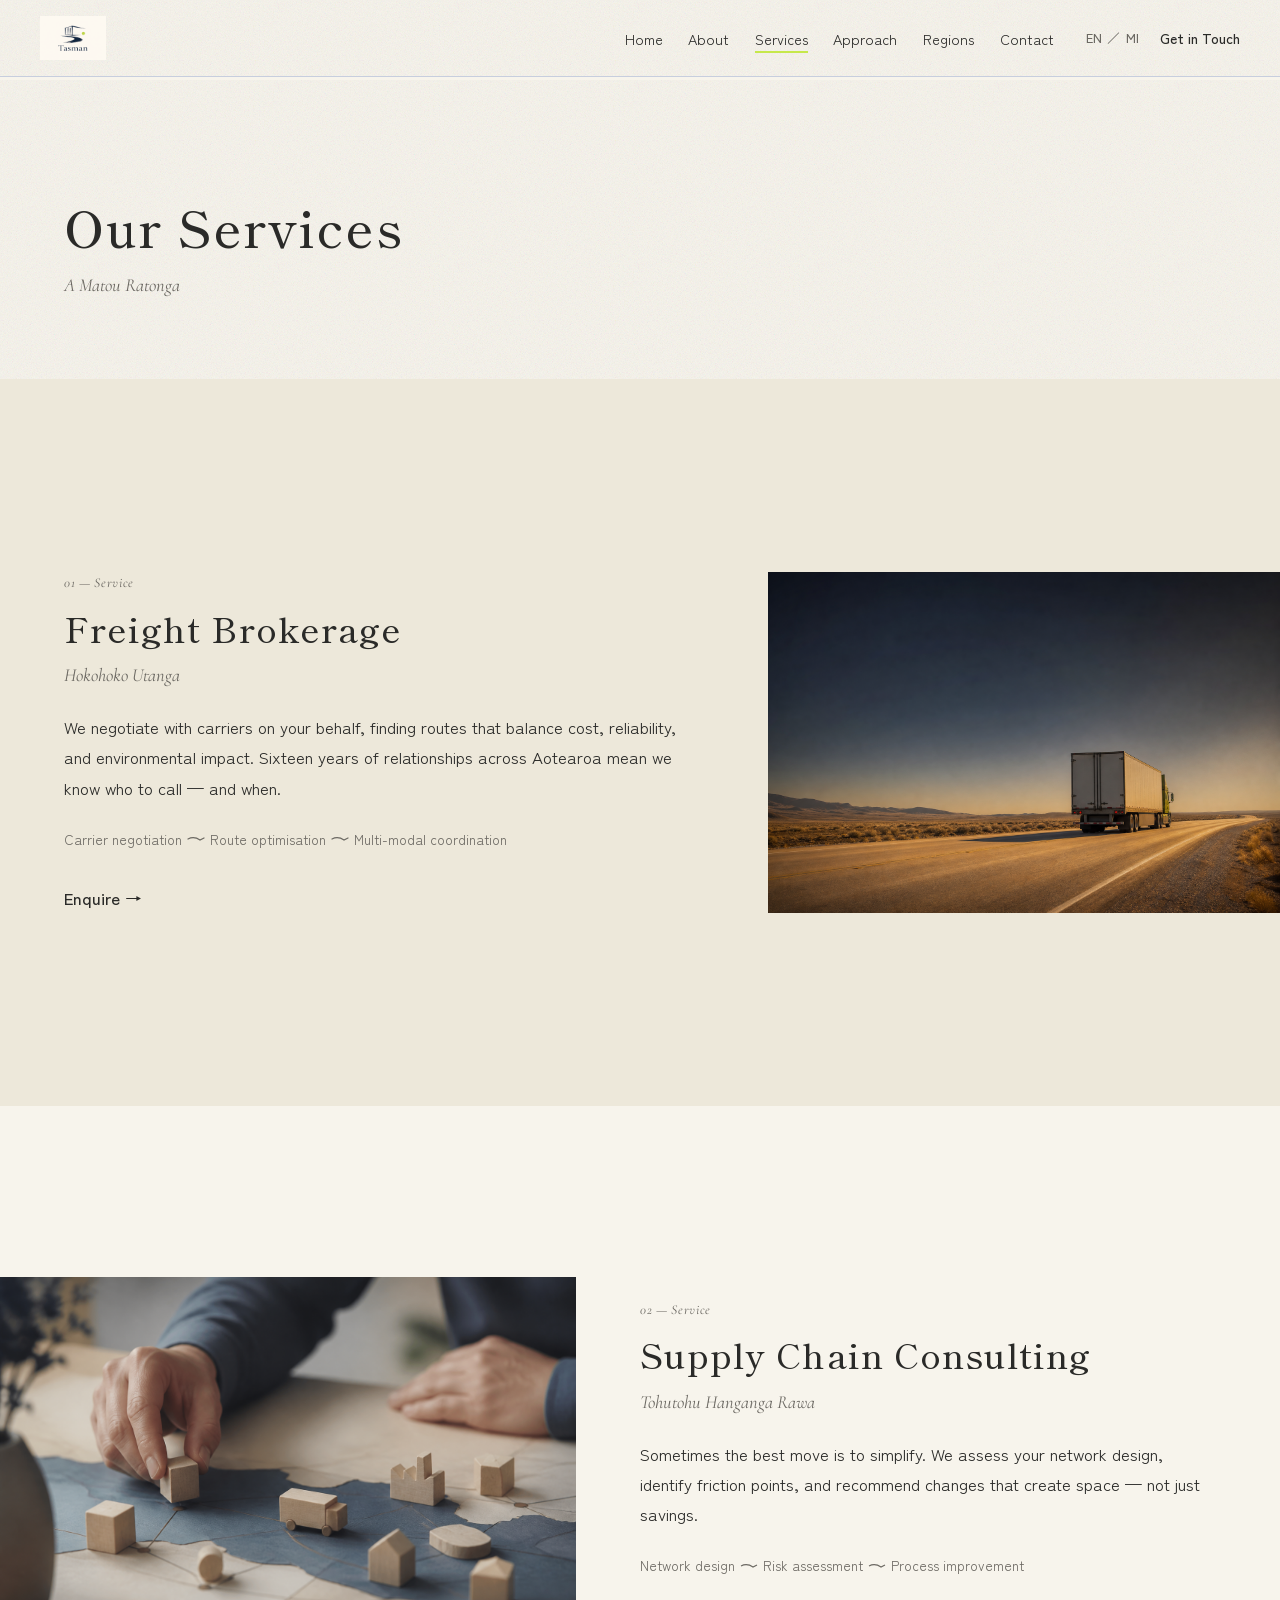
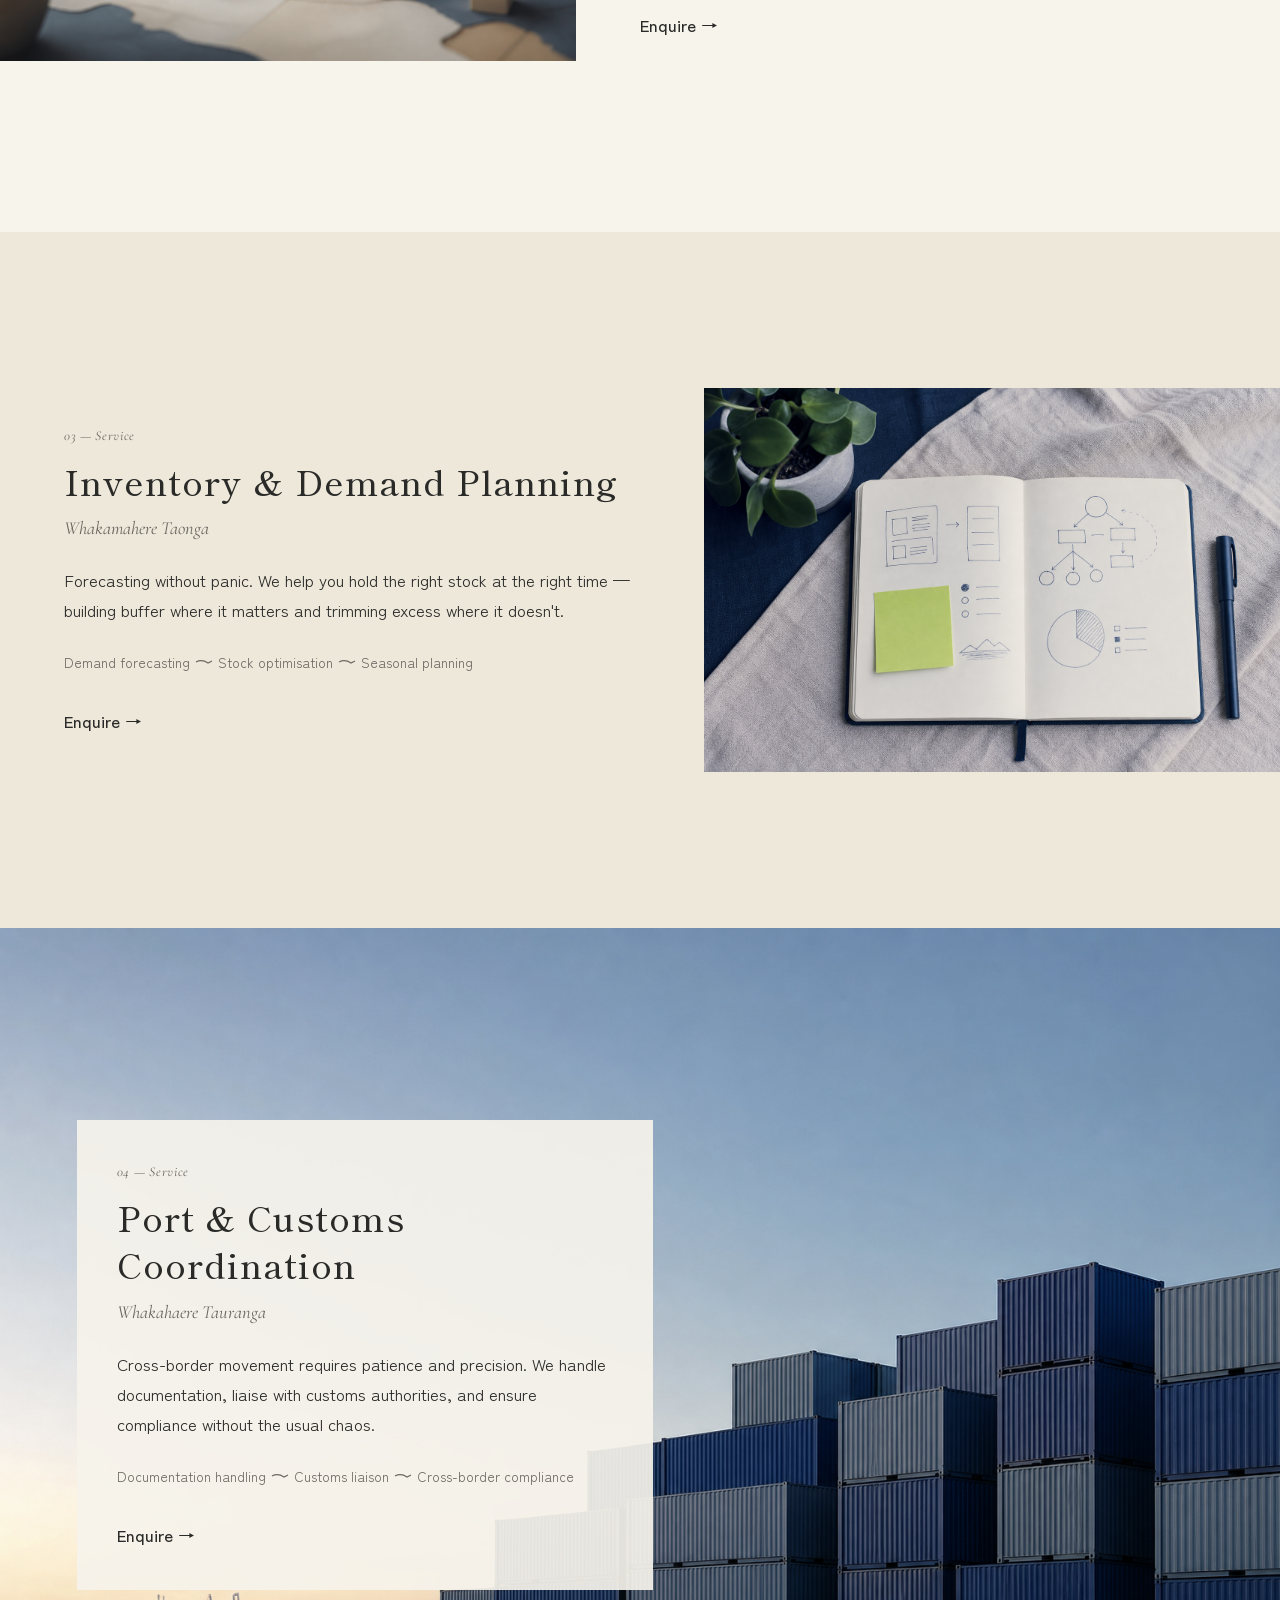
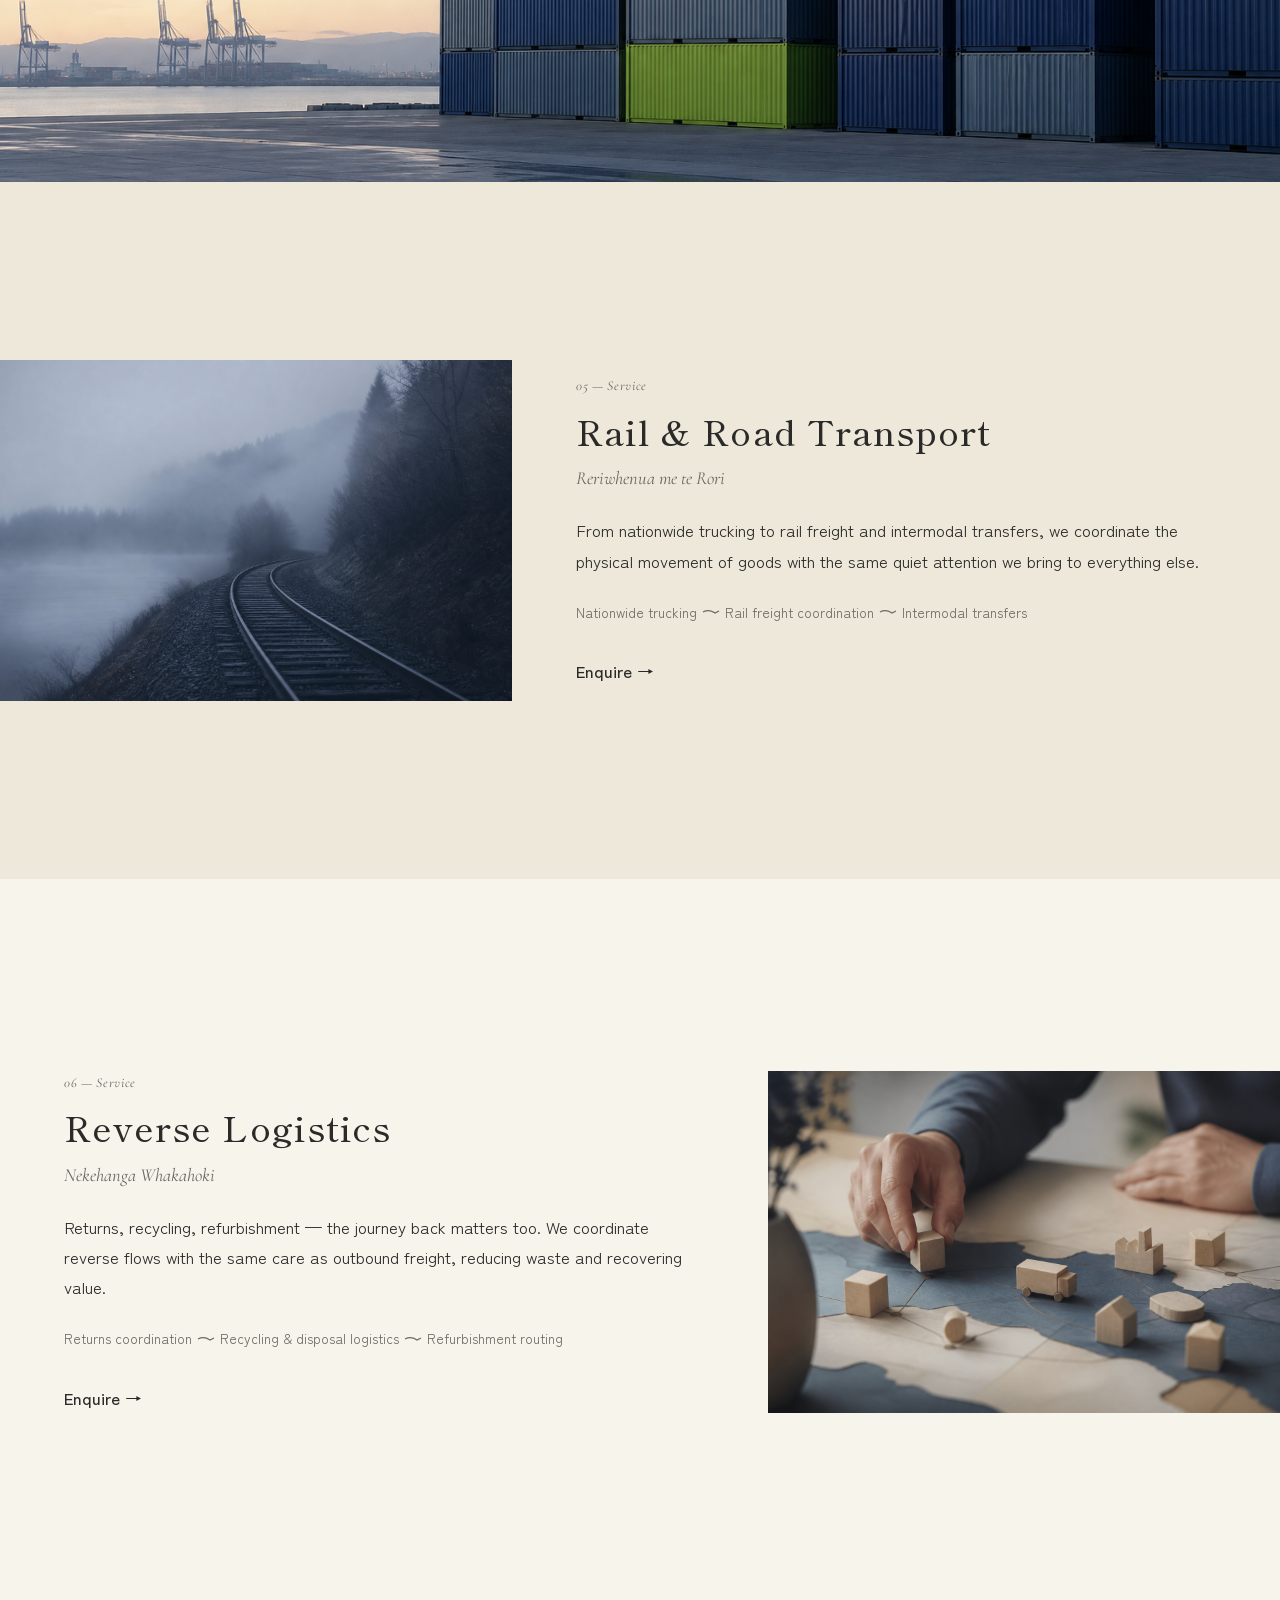
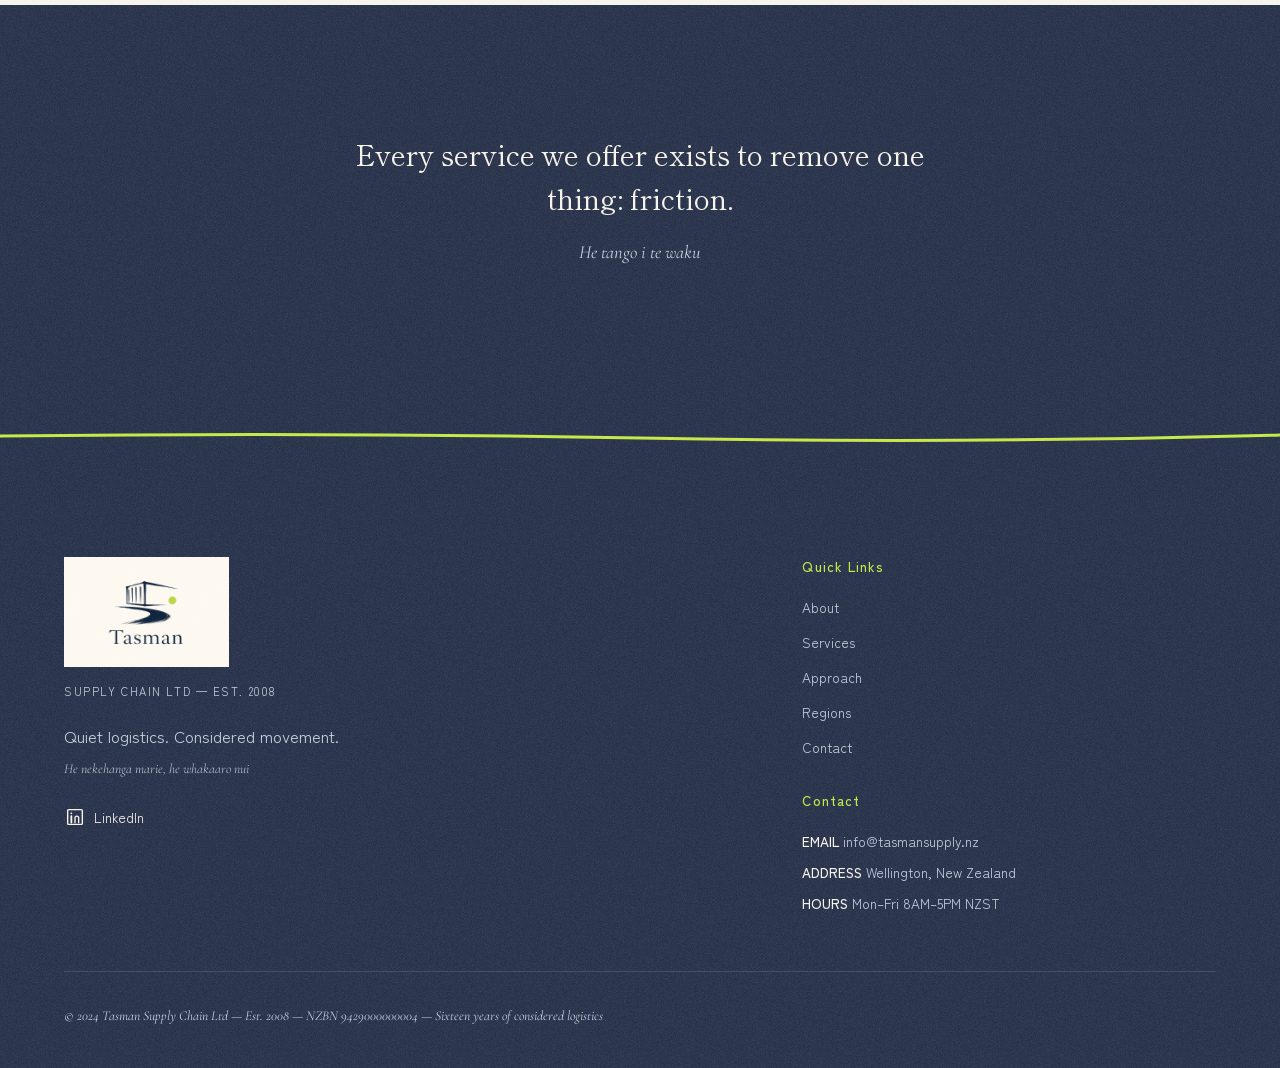
<file: services.html>
<!DOCTYPE html>
<html lang="en">
<head>
  <meta charset="UTF-8">
  <meta name="viewport" content="width=device-width, initial-scale=1.0">
  <meta name="description" content="Services — Freight brokerage, supply chain consulting, and logistics coordination across Aotearoa.">
  <title>Services — Tasman Supply Chain Ltd</title>
  <link rel="icon" href="assets/images/tasman-logo.png" type="image/png">
  <link rel="stylesheet" href="styles/base.css">
  <link rel="stylesheet" href="styles/navbar.css">
  <link rel="stylesheet" href="styles/hero.css">
  <link rel="stylesheet" href="styles/components.css">
  <link rel="stylesheet" href="styles/sections.css">
  <link rel="stylesheet" href="styles/responsive.css">
</head>
<body>
  <header class="navbar paper-texture" role="banner">
    <div class="navbar__inner">
      <a href="index.html" class="navbar__brand" aria-label="Tasman Supply Chain Ltd — Home">
        <img class="navbar__logo" src="assets/images/tasman-logo.png" alt="Tasman Supply Chain Ltd" width="140" height="44">
      </a>
      <nav class="navbar__nav" aria-label="Main navigation">
        <ul class="navbar__links">
          <li><a href="index.html" class="navbar__link" data-en="Home" data-mi="Kāinga">Home</a></li>
          <li><a href="about.html" class="navbar__link" data-en="About" data-mi="Mō Mātou">About</a></li>
          <li><a href="services.html" class="navbar__link" data-en="Services" data-mi="Ratonga">Services</a></li>
          <li><a href="approach.html" class="navbar__link" data-en="Approach" data-mi="Tirohanga">Approach</a></li>
          <li><a href="regions.html" class="navbar__link" data-en="Regions" data-mi="Rohe">Regions</a></li>
          <li><a href="contact.html" class="navbar__link" data-en="Contact" data-mi="Whakapā">Contact</a></li>
        </ul>
        <div class="navbar__actions">
          <button class="lang-toggle" type="button" aria-label="Toggle language">EN ／ MI</button>
          <a href="contact.html" class="navbar__cta link-lime"><span data-en="Get in Touch" data-mi="Whakapā Mai">Get in Touch</span><span class="hand-underline"><svg viewBox="0 0 100 6" preserveAspectRatio="none"><path d="M2,4 Q40,1 98,3" fill="none" stroke="#C6E84B" stroke-width="2" stroke-linecap="round"/></svg></span></a>
        </div>
      </nav>
      <button class="navbar__toggle" type="button" aria-label="Open menu" aria-expanded="false"><svg viewBox="0 0 32 24" aria-hidden="true"><path d="M2,5 Q16,3 30,6" fill="none" stroke="#2A2A28" stroke-width="2" stroke-linecap="round"/><path d="M3,12 Q16,14 29,11" fill="none" stroke="#2A2A28" stroke-width="2" stroke-linecap="round"/><path d="M2,19 Q15,17 30,20" fill="none" stroke="#2A2A28" stroke-width="2" stroke-linecap="round"/></svg></button>
    </div>
  </header>
  <div class="navbar__mobile paper-texture" aria-hidden="true">
    <nav aria-label="Mobile navigation">
      <ul class="navbar__mobile-links">
        <li><a href="index.html" class="navbar__mobile-link" data-en="Home" data-mi="Kāinga">Home</a></li>
        <li><a href="about.html" class="navbar__mobile-link" data-en="About" data-mi="Mō Mātou">About</a></li>
        <li><a href="services.html" class="navbar__mobile-link" data-en="Services" data-mi="Ratonga">Services</a></li>
        <li><a href="approach.html" class="navbar__mobile-link" data-en="Approach" data-mi="Tirohanga">Approach</a></li>
        <li><a href="regions.html" class="navbar__mobile-link" data-en="Regions" data-mi="Rohe">Regions</a></li>
        <li><a href="contact.html" class="navbar__mobile-link" data-en="Contact" data-mi="Whakapā">Contact</a></li>
      </ul>
      <div class="navbar__mobile-actions">
        <button class="lang-toggle lang-toggle-mobile" type="button">EN ／ MI</button>
        <a href="contact.html" class="text-link text-link--lime" data-en="Get in Touch →" data-mi="Whakapā Mai →">Get in Touch →</a>
      </div>
    </nav>
  </div>

  <main class="services-page">
    <section class="page-hero section--paper paper-texture">
      <div class="container">
        <h1 class="page-hero__title" data-en="Our Services" data-mi="A Matou Ratonga">Our Services</h1>
        <p class="maori-sub" data-en="A Matou Ratonga" data-mi="Ā mātou ratonga">A Matou Ratonga</p>
      </div>
    </section>

    <article class="service-block service-block--60-40 reveal">
      <div class="service-block__content">
        <span class="eyebrow service-block__number" data-en="01 — Service" data-mi="01 — Ratonga">01 — Service</span>
        <h2 class="service-block__title" data-en="Freight Brokerage" data-mi="Hokohoko Utanga">Freight Brokerage</h2>
        <p class="maori-sub">Hokohoko Utanga</p>
        <p data-en="We negotiate with carriers on your behalf, finding routes that balance cost, reliability, and environmental impact. Sixteen years of relationships across Aotearoa mean we know who to call — and when." data-mi="Ka whiriwhiri mātou ki ngā kawe mōu, e rapu ana i ngā huarahi e taurite ana te utu, te pono, me te pānga taiao. Ko ngā tau tekau ma ona o ngā hononga puta noa i Aotearoa e mōhio ana mātou ko wai hei waea — ā, āhea.">We negotiate with carriers on your behalf, finding routes that balance cost, reliability, and environmental impact. Sixteen years of relationships across Aotearoa mean we know who to call — and when.</p>
        <p class="service-block__items">
          <span data-en="Carrier negotiation" data-mi="Whiriwhiri kawe">Carrier negotiation</span>
          <svg class="service-block__sep" viewBox="0 0 20 12" aria-hidden="true"><path d="M2,6 Q8,3 14,7 L18,5" fill="none" stroke="#6B6862" stroke-width="1.2" stroke-linecap="round"/></svg>
          <span data-en="Route optimisation" data-mi="Whakapai huarahi">Route optimisation</span>
          <svg class="service-block__sep" viewBox="0 0 20 12" aria-hidden="true"><path d="M2,6 Q8,3 14,7 L18,5" fill="none" stroke="#6B6862" stroke-width="1.2" stroke-linecap="round"/></svg>
          <span data-en="Multi-modal coordination" data-mi="Whakahaere aronga maha">Multi-modal coordination</span>
        </p>
        <a href="contact.html" class="text-link text-link--lime" data-en="Enquire →" data-mi="Uiui →">Enquire →</a>
      </div>
      <div class="service-block__image">
        <img src="assets/images/service-freight.jpg" alt="" loading="lazy" width="1000" height="750">
      </div>
    </article>

    <article class="service-block service-block--45-55 service-block--reverse reveal">
      <div class="service-block__content">
        <span class="eyebrow service-block__number" data-en="02 — Service" data-mi="02 — Ratonga">02 — Service</span>
        <h2 class="service-block__title" data-en="Supply Chain Consulting" data-mi="Tohutohu Hanganga Rawa">Supply Chain Consulting</h2>
        <p class="maori-sub">Tohutohu Hanganga Rawa</p>
        <p data-en="Sometimes the best move is to simplify. We assess your network design, identify friction points, and recommend changes that create space — not just savings." data-mi="I ētahi wā ko te nekehanga pai ko te whakamaori. Ka aromātai mātou i tō whatunga, ka kitea ngā wāhi waku, ka tūtohu huringa e hanga ana i te wā — kaua anake te penapena.">Sometimes the best move is to simplify. We assess your network design, identify friction points, and recommend changes that create space — not just savings.</p>
        <p class="service-block__items">
          <span data-en="Network design" data-mi="Hoahoa whatunga">Network design</span>
          <svg class="service-block__sep" viewBox="0 0 20 12" aria-hidden="true"><path d="M2,6 Q8,3 14,7 L18,5" fill="none" stroke="#6B6862" stroke-width="1.2"/></svg>
          <span data-en="Risk assessment" data-mi="Aromātai mōrearea">Risk assessment</span>
          <svg class="service-block__sep" viewBox="0 0 20 12" aria-hidden="true"><path d="M2,6 Q8,3 14,7 L18,5" fill="none" stroke="#6B6862" stroke-width="1.2"/></svg>
          <span data-en="Process improvement" data-mi="Whakapai ake tukanga">Process improvement</span>
        </p>
        <a href="contact.html" class="text-link text-link--lime" data-en="Enquire →" data-mi="Uiui →">Enquire →</a>
      </div>
      <div class="service-block__image">
        <img src="assets/images/service-consulting.jpg" alt="" loading="lazy" width="1000" height="750">
      </div>
    </article>

    <article class="service-block service-block--55-45 reveal">
      <div class="service-block__content">
        <span class="eyebrow service-block__number" data-en="03 — Service" data-mi="03 — Ratonga">03 — Service</span>
        <h2 class="service-block__title" data-en="Inventory &amp; Demand Planning" data-mi="Whakamahere Taonga">Inventory &amp; Demand Planning</h2>
        <p class="maori-sub">Whakamahere Taonga</p>
        <p data-en="Forecasting without panic. We help you hold the right stock at the right time — building buffer where it matters and trimming excess where it doesn't." data-mi="Te matapae kaua he mataku. Ka āwhina mātou kia mau te taonga tika i te wā tika — te hanga pūtake i ngā wāhi e tika ana, te tapahi i te nui i ngā wāhi kāore.">Forecasting without panic. We help you hold the right stock at the right time — building buffer where it matters and trimming excess where it doesn't.</p>
        <p class="service-block__items">
          <span data-en="Demand forecasting" data-mi="Matapae hiahia">Demand forecasting</span>
          <svg class="service-block__sep" viewBox="0 0 20 12" aria-hidden="true"><path d="M2,6 Q8,3 14,7 L18,5" fill="none" stroke="#6B6862" stroke-width="1.2"/></svg>
          <span data-en="Stock optimisation" data-mi="Whakapai taonga">Stock optimisation</span>
          <svg class="service-block__sep" viewBox="0 0 20 12" aria-hidden="true"><path d="M2,6 Q8,3 14,7 L18,5" fill="none" stroke="#6B6862" stroke-width="1.2"/></svg>
          <span data-en="Seasonal planning" data-mi="Whakamahere kōanga">Seasonal planning</span>
        </p>
        <a href="contact.html" class="text-link text-link--lime" data-en="Enquire →" data-mi="Uiui →">Enquire →</a>
      </div>
      <div class="service-block__image">
        <img src="assets/images/service-planning.jpg" alt="" loading="lazy" width="1000" height="750">
      </div>
    </article>

    <article class="service-block service-block--overlay reveal">
      <div class="service-block__image">
        <img src="assets/images/service-ports.jpg" alt="" loading="lazy" width="1000" height="750">
      </div>
      <div class="service-block__content">
        <span class="eyebrow service-block__number" data-en="04 — Service" data-mi="04 — Ratonga">04 — Service</span>
        <h2 class="service-block__title" data-en="Port &amp; Customs Coordination" data-mi="Whakahaere Tauranga">Port &amp; Customs Coordination</h2>
        <p class="maori-sub">Whakahaere Tauranga</p>
        <p data-en="Cross-border movement requires patience and precision. We handle documentation, liaise with customs authorities, and ensure compliance without the usual chaos." data-mi="Me manawanui, me tika te nekehanga rohe. Ka whakahaere mātou i ngā tuhinga, ka kōrero ki ngā mana taupare, ka whakarite i te whakaaetanga kaua he pōraruraru.">Cross-border movement requires patience and precision. We handle documentation, liaise with customs authorities, and ensure compliance without the usual chaos.</p>
        <p class="service-block__items">
          <span data-en="Documentation handling" data-mi="Whakahaere tuhinga">Documentation handling</span>
          <svg class="service-block__sep" viewBox="0 0 20 12" aria-hidden="true"><path d="M2,6 Q8,3 14,7 L18,5" fill="none" stroke="#6B6862" stroke-width="1.2"/></svg>
          <span data-en="Customs liaison" data-mi="Hononga taupare">Customs liaison</span>
          <svg class="service-block__sep" viewBox="0 0 20 12" aria-hidden="true"><path d="M2,6 Q8,3 14,7 L18,5" fill="none" stroke="#6B6862" stroke-width="1.2"/></svg>
          <span data-en="Cross-border compliance" data-mi="Whakaaetanga rohe">Cross-border compliance</span>
        </p>
        <a href="contact.html" class="text-link text-link--lime" data-en="Enquire →" data-mi="Uiui →">Enquire →</a>
      </div>
    </article>

    <article class="service-block service-block--40-60 service-block--reverse reveal">
      <div class="service-block__content">
        <span class="eyebrow service-block__number" data-en="05 — Service" data-mi="05 — Ratonga">05 — Service</span>
        <h2 class="service-block__title" data-en="Rail &amp; Road Transport" data-mi="Reriwhenua me te Rori">Rail &amp; Road Transport</h2>
        <p class="maori-sub">Reriwhenua me te Rori</p>
        <p data-en="From nationwide trucking to rail freight and intermodal transfers, we coordinate the physical movement of goods with the same quiet attention we bring to everything else." data-mi="Mai i te taraiwa puta noa ki te utanga reriwhenua me ngā whakawhiti, ka whakahaere mātou i te nekehanga ā-tinana o ngā taonga me te aro marie kotahi.">From nationwide trucking to rail freight and intermodal transfers, we coordinate the physical movement of goods with the same quiet attention we bring to everything else.</p>
        <p class="service-block__items">
          <span data-en="Nationwide trucking" data-mi="Taraiwa puta noa">Nationwide trucking</span>
          <svg class="service-block__sep" viewBox="0 0 20 12" aria-hidden="true"><path d="M2,6 Q8,3 14,7 L18,5" fill="none" stroke="#6B6862" stroke-width="1.2"/></svg>
          <span data-en="Rail freight coordination" data-mi="Whakahaere utanga reri">Rail freight coordination</span>
          <svg class="service-block__sep" viewBox="0 0 20 12" aria-hidden="true"><path d="M2,6 Q8,3 14,7 L18,5" fill="none" stroke="#6B6862" stroke-width="1.2"/></svg>
          <span data-en="Intermodal transfers" data-mi="Whakawhiti aronga">Intermodal transfers</span>
        </p>
        <a href="contact.html" class="text-link text-link--lime" data-en="Enquire →" data-mi="Uiui →">Enquire →</a>
      </div>
      <div class="service-block__image">
        <img src="assets/images/service-rail.jpg" alt="" loading="lazy" width="1000" height="750">
      </div>
    </article>

    <article class="service-block service-block--60-40 reveal">
      <div class="service-block__content">
        <span class="eyebrow service-block__number" data-en="06 — Service" data-mi="06 — Ratonga">06 — Service</span>
        <h2 class="service-block__title" data-en="Reverse Logistics" data-mi="Nekehanga Whakahoki">Reverse Logistics</h2>
        <p class="maori-sub">Nekehanga Whakahoki</p>
        <p data-en="Returns, recycling, refurbishment — the journey back matters too. We coordinate reverse flows with the same care as outbound freight, reducing waste and recovering value." data-mi="Ngā whakahoki, te hangarua, te whakahou — he mea nui hoki te haerenga whakamuri. Ka whakahaere mātou i ngā rere whakamuri me te tiaki kotahi me te utanga whakaputa.">Returns, recycling, refurbishment — the journey back matters too. We coordinate reverse flows with the same care as outbound freight, reducing waste and recovering value.</p>
        <p class="service-block__items">
          <span data-en="Returns coordination" data-mi="Whakahaere whakahoki">Returns coordination</span>
          <svg class="service-block__sep" viewBox="0 0 20 12" aria-hidden="true"><path d="M2,6 Q8,3 14,7 L18,5" fill="none" stroke="#6B6862" stroke-width="1.2"/></svg>
          <span data-en="Recycling &amp; disposal logistics" data-mi="Nekehanga hangarua">Recycling &amp; disposal logistics</span>
          <svg class="service-block__sep" viewBox="0 0 20 12" aria-hidden="true"><path d="M2,6 Q8,3 14,7 L18,5" fill="none" stroke="#6B6862" stroke-width="1.2"/></svg>
          <span data-en="Refurbishment routing" data-mi="Aronga whakahou">Refurbishment routing</span>
        </p>
        <a href="contact.html" class="text-link text-link--lime" data-en="Enquire →" data-mi="Uiui →">Enquire →</a>
      </div>
      <div class="service-block__image">
        <img src="assets/images/service-consulting.jpg" alt="" loading="lazy" width="1000" height="750">
      </div>
    </article>

    <section class="philosophy-strip section--indigo paper-texture">
      <div class="ink-wash ink-wash--indigo" style="left:20%;top:30%;" aria-hidden="true"></div>
      <p class="philosophy-strip__text reveal" data-en="Every service we offer exists to remove one thing: friction." data-mi="Ko ia ratonga e tuku ana hei tango i tetahi mea: te waku.">Every service we offer exists to remove one thing: friction.</p>
      <p class="maori-sub" style="color:var(--indigo-pale);margin-top:1rem;" data-en="He tango i te waku" data-mi="He tango i te waku">He tango i te waku</p>
    </section>
  </main>

  <footer class="footer paper-texture" role="contentinfo">
    <svg class="footer__divider brush-divider brush-divider--lime" viewBox="0 0 1200 14" preserveAspectRatio="none" aria-hidden="true"><path d="M0,7 Q300,3 600,9 T1200,6" fill="none" stroke="#C6E84B" stroke-width="3" stroke-linecap="round"/></svg>
    <div class="footer__grid">
      <div class="footer__brand-col">
        <div class="footer__brand">
          <img class="footer__logo" src="assets/images/tasman-logo.png" alt="Tasman Supply Chain Ltd" width="220" height="72">
          <p class="footer__est" data-en="SUPPLY CHAIN LTD — EST. 2008" data-mi="KAMUPENE NEKEHANGA — I 2008">SUPPLY CHAIN LTD — EST. 2008</p>
        </div>
        <p class="footer__tagline" data-en="Quiet logistics. Considered movement." data-mi="He nekehanga marie, he whakaaro nui.">Quiet logistics. Considered movement.</p>
        <p class="footer__tagline-mi">He nekehanga marie, he whakaaro nui</p>
        <a href="https://linkedin.com" class="footer__social" target="_blank" rel="noopener noreferrer" aria-label="LinkedIn"><svg viewBox="0 0 24 24" aria-hidden="true"><rect x="4" y="4" width="16" height="16" rx="1" fill="none" stroke="currentColor" stroke-width="1.5"/><path d="M8,11 L8,18 M8,8 L8,8.01" fill="none" stroke="currentColor" stroke-width="2" stroke-linecap="round"/><path d="M12,18 L12,13 Q12,11 14,11 Q16,11 16,13 L16,18" fill="none" stroke="currentColor" stroke-width="1.5" stroke-linecap="round"/></svg> LinkedIn</a>
      </div>
      <div class="footer__links-col">
        <h3 class="footer__col-title" data-en="Quick Links" data-mi="Hononga">Quick Links</h3>
        <nav class="footer__links" aria-label="Footer navigation">
          <a href="about.html" class="footer__link" data-en="About" data-mi="Mō Mātou">About</a>
          <a href="services.html" class="footer__link" data-en="Services" data-mi="Ratonga">Services</a>
          <a href="approach.html" class="footer__link" data-en="Approach" data-mi="Tirohanga">Approach</a>
          <a href="regions.html" class="footer__link" data-en="Regions" data-mi="Rohe">Regions</a>
          <a href="contact.html" class="footer__link" data-en="Contact" data-mi="Whakapā">Contact</a>
        </nav>
        <h3 class="footer__col-title" data-en="Contact" data-mi="Whakapā">Contact</h3>
        <div class="footer__contact">
          <p><strong data-en="EMAIL" data-mi="ĪMERA">EMAIL</strong> info@tasmansupply.nz</p>
          <p><strong data-en="ADDRESS" data-mi="WĀHI NOHO">ADDRESS</strong> <span data-en="Wellington, New Zealand" data-mi="Te Whanganui-a-Tara, Aotearoa">Wellington, New Zealand</span></p>
          <p><strong data-en="HOURS" data-mi="NGĀ HĀORA">HOURS</strong> <span data-en="Mon–Fri 8AM–5PM NZST" data-mi="Mane–Paraire 8AM–5PM NZST">Mon–Fri 8AM–5PM NZST</span></p>
        </div>
      </div>
    </div>
    <p class="footer__bottom" data-en="© 2024 Tasman Supply Chain Ltd — Est. 2008 — NZBN 9429000000004 — Sixteen years of considered logistics" data-mi="© 2024 Tasman Supply Chain Ltd — I 2008 — NZBN 9429000000004 — Tekau ma ono tau o te nekehanga whakaaro nui">© 2024 Tasman Supply Chain Ltd — Est. 2008 — NZBN 9429000000004 — Sixteen years of considered logistics</p>
  </footer>
  <script src="js/language.js"></script>
  <script src="js/main.js"></script>
</body>
</html>
</file>
<file: styles/base.css>
/* Tasman Supply Chain Ltd — Base Styles */
@import url('https://fonts.googleapis.com/css2?family=Shippori+Mincho:wght@400;500;600;800&family=Zen+Kaku+Gothic+New:wght@300;400;500;700&family=Cormorant:ital,wght@1,400;1,500&display=swap');

*, *::before, *::after {
  box-sizing: border-box;
  margin: 0;
  padding: 0;
}

:root {
  --indigo-deep: #1F2A44;
  --indigo-mid: #2E3A5F;
  --indigo-soft: #4A5A85;
  --indigo-pale: #C7CEDE;
  --lime: #C6E84B;
  --lime-soft: #E3F2A8;
  --lime-deep: #8FA62B;
  --paper: #F7F4EC;
  --paper-dark: #EDE8DA;
  --ink: #2A2A28;
  --ink-soft: #6B6862;
  --white: #FFFFFF;

  --wash-indigo: radial-gradient(circle, rgba(31,42,68,0.08), transparent 70%);
  --wash-lime: radial-gradient(circle, rgba(198,232,75,0.15), transparent 70%);

  --font-display: 'Shippori Mincho', serif;
  --font-body: 'Zen Kaku Gothic New', sans-serif;
  --font-caption: 'Cormorant', serif;

  --text-hero: clamp(2.6rem, 5.5vw, 5rem);
  --text-h1: clamp(2rem, 4vw, 3.4rem);
  --text-h2: clamp(1.4rem, 2.8vw, 2.2rem);
  --text-h3: clamp(1.1rem, 1.8vw, 1.4rem);
  --text-body: 1.05rem;
  --text-small: 0.85rem;

  --section-pad: clamp(4rem, 10vw, 8rem);
  --content-max: 1400px;
  --transition-soft: 0.4s ease;
}

html {
  scroll-behavior: smooth;
  font-size: 16px;
}

body {
  font-family: var(--font-body);
  font-size: var(--text-body);
  line-height: 1.8;
  color: var(--ink);
  background: var(--paper);
  overflow-x: hidden;
  -webkit-font-smoothing: antialiased;
}

img {
  max-width: 100%;
  height: auto;
  display: block;
}

a {
  color: inherit;
  text-decoration: none;
}

ul, ol {
  list-style: none;
}

h1, h2, h3, h4 {
  font-family: var(--font-display);
  line-height: 1.35;
  letter-spacing: 0.03em;
  font-weight: 500;
}

h1 { font-size: var(--text-h1); }
h2 { font-size: var(--text-h2); }
h3 { font-size: var(--text-h3); }

p { margin-bottom: 1.25rem; }
p:last-child { margin-bottom: 0; }

.sr-only {
  position: absolute;
  width: 1px;
  height: 1px;
  padding: 0;
  margin: -1px;
  overflow: hidden;
  clip: rect(0,0,0,0);
  border: 0;
}

/* Paper grain texture */
.paper-texture {
  position: relative;
}

.paper-texture::before {
  content: '';
  position: absolute;
  inset: 0;
  pointer-events: none;
  opacity: 0.35;
  background-image: url("data:image/svg+xml,%3Csvg viewBox='0 0 256 256' xmlns='http://www.w3.org/2000/svg'%3E%3Cfilter id='n'%3E%3CfeTurbulence type='fractalNoise' baseFrequency='0.85' numOctaves='4' stitchTiles='stitch'/%3E%3C/filter%3E%3Crect width='100%25' height='100%25' filter='url(%23n)' opacity='0.5'/%3E%3C/svg%3E");
  background-repeat: repeat;
  background-size: 180px 180px;
  z-index: 1;
}

.paper-texture > * {
  position: relative;
  z-index: 2;
}

/* Ink wash blobs */
.ink-wash {
  position: absolute;
  border-radius: 63% 37% 54% 46% / 55% 48% 52% 45%;
  filter: blur(60px);
  opacity: 0.45;
  pointer-events: none;
  animation: inkBreathe 14s ease-in-out infinite alternate;
}

.ink-wash--indigo {
  background: radial-gradient(ellipse, rgba(31,42,68,0.35) 0%, rgba(46,58,95,0.15) 50%, transparent 75%);
}

.ink-wash--lime {
  background: radial-gradient(ellipse, rgba(198,232,75,0.2) 0%, transparent 70%);
}

@keyframes inkBreathe {
  0% { transform: scale(1) translate(0, 0); opacity: 0.4; }
  50% { transform: scale(1.06) translate(8px, -6px); opacity: 0.5; }
  100% { transform: scale(0.98) translate(-4px, 4px); opacity: 0.42; }
}

/* Brush stroke dividers */
.brush-divider {
  width: 100%;
  height: 12px;
  display: block;
  margin: 2rem 0;
}

.brush-divider--lime path { stroke: var(--lime); }
.brush-divider--indigo path { stroke: var(--indigo-pale); }
.brush-divider--paper path { stroke: var(--paper); }

/* Hand-drawn underline SVG */
.hand-underline {
  position: relative;
  display: inline;
}

.hand-underline svg {
  position: absolute;
  left: 0;
  bottom: -4px;
  width: 100%;
  height: 8px;
  overflow: visible;
}

.hand-underline path,
.hand-circle path {
  fill: none;
  stroke: var(--lime);
  stroke-width: 2;
  stroke-linecap: round;
  stroke-dasharray: 200;
  stroke-dashoffset: 200;
  transition: stroke-dashoffset 0.7s ease-out;
}

.hand-underline.is-drawn path,
.hand-circle.is-drawn path,
.hand-underline:hover path,
.link-lime:hover .hand-underline path {
  stroke-dashoffset: 0;
}

/* Text links */
.text-link {
  display: inline-flex;
  align-items: center;
  gap: 0.35rem;
  font-family: var(--font-body);
  font-size: var(--text-body);
  font-weight: 500;
  position: relative;
  transition: color var(--transition-soft);
}

.text-link--lime {
  color: var(--ink);
}

.text-link--lime::after {
  content: '';
  position: absolute;
  bottom: -2px;
  left: 0;
  width: 100%;
  height: 2px;
  background: var(--lime);
  transform: scaleX(0);
  transform-origin: left;
  transition: transform 0.35s ease-out;
}

.text-link--lime:hover::after {
  transform: scaleX(1);
}

.text-link--indigo::after {
  content: '';
  position: absolute;
  bottom: -2px;
  left: 0;
  width: 100%;
  height: 1px;
  background: var(--indigo-soft);
  transform: scaleX(0);
  transform-origin: left;
  transition: transform 0.35s ease-out;
}

.text-link--indigo:hover::after {
  transform: scaleX(1);
}

/* Eyebrow captions */
.eyebrow {
  font-family: var(--font-caption);
  font-style: italic;
  font-size: var(--text-small);
  color: var(--ink-soft);
  letter-spacing: 0.05em;
  margin-bottom: 0.75rem;
  display: block;
}

.maori-sub {
  font-family: var(--font-caption);
  font-style: italic;
  font-size: clamp(0.95rem, 1.5vw, 1.15rem);
  color: var(--ink-soft);
  margin-top: 0.5rem;
  display: block;
}

/* Section backgrounds */
.section {
  padding: var(--section-pad) clamp(1.5rem, 5vw, 4rem);
  position: relative;
  transition: background-color 0.6s ease;
}

.section--paper { background: var(--paper); }
.section--paper-dark { background: var(--paper-dark); }
.section--indigo { background: var(--indigo-deep); color: var(--paper); }
.section--indigo .maori-sub,
.section--indigo .eyebrow { color: var(--indigo-pale); }

.container {
  max-width: var(--content-max);
  margin: 0 auto;
  width: 100%;
}

/* Scroll reveal */
.reveal {
  opacity: 0;
  transform: translateY(20px);
  transition: opacity 0.7s ease, transform 0.7s ease;
}

.reveal.is-visible {
  opacity: 1;
  transform: translateY(0);
}

/* Image fallback placeholders */
.img-fallback {
  background: linear-gradient(135deg, var(--indigo-mid) 0%, var(--indigo-deep) 50%, var(--paper-dark) 100%);
  min-height: 200px;
  position: relative;
  overflow: hidden;
}

.img-fallback::after {
  content: '';
  position: absolute;
  inset: 20%;
  border-radius: 55% 45% 60% 40% / 50% 55% 45% 50%;
  background: var(--wash-indigo);
  filter: blur(30px);
}
</file>
<file: styles/navbar.css>
/* Navbar */
.navbar {
  position: fixed;
  top: 0;
  left: 0;
  right: 0;
  z-index: 1000;
  background: rgba(247, 244, 236, 0.92);
  border-bottom: 1px solid var(--indigo-pale);
  transition: background 0.4s ease, box-shadow 0.4s ease;
}

.navbar.is-scrolled {
  background: rgba(247, 244, 236, 0.98);
  box-shadow: 0 1px 0 rgba(31, 42, 68, 0.06);
}

.navbar__inner {
  max-width: var(--content-max);
  margin: 0 auto;
  padding: 1rem clamp(1.25rem, 4vw, 2.5rem);
  display: flex;
  align-items: center;
  justify-content: space-between;
  gap: 2rem;
}

.navbar__brand {
  flex-shrink: 0;
  display: flex;
  align-items: center;
}

.navbar__logo {
  height: 44px;
  width: auto;
  max-width: 160px;
  object-fit: contain;
  flex-shrink: 0;
  display: block;
}

.navbar__nav {
  display: flex;
  align-items: center;
  gap: clamp(1rem, 2.5vw, 2rem);
}

.navbar__links {
  display: flex;
  align-items: center;
  gap: clamp(0.75rem, 2vw, 1.75rem);
}

.navbar__link {
  font-family: var(--font-body);
  font-size: 0.9rem;
  font-weight: 400;
  color: var(--ink);
  position: relative;
  padding-bottom: 4px;
  white-space: nowrap;
}

.navbar__link::after {
  content: '';
  position: absolute;
  bottom: 0;
  left: 0;
  width: 100%;
  height: 2px;
  background: var(--lime);
  transform: scaleX(0);
  transform-origin: left;
  transition: transform 0.35s ease-out;
}

.navbar__link:hover::after,
.navbar__link.is-active::after {
  transform: scaleX(1);
}

.navbar__link.is-active {
  color: var(--ink);
}

.navbar__actions {
  display: flex;
  align-items: center;
  gap: 1.25rem;
}

.lang-toggle {
  font-family: var(--font-body);
  font-size: 0.8rem;
  font-weight: 500;
  color: var(--ink-soft);
  background: none;
  border: none;
  cursor: pointer;
  padding: 0.25rem 0;
  letter-spacing: 0.05em;
  transition: color 0.3s ease;
}

.lang-toggle:hover {
  color: var(--ink);
}

.navbar__cta {
  font-family: var(--font-body);
  font-size: 0.9rem;
  font-weight: 500;
  color: var(--ink);
  position: relative;
  white-space: nowrap;
}

.navbar__cta .hand-underline svg {
  bottom: -6px;
}

/* Hamburger */
.navbar__toggle {
  display: none;
  background: none;
  border: none;
  cursor: pointer;
  padding: 0.5rem;
  width: 36px;
  height: 36px;
}

.navbar__toggle svg {
  width: 100%;
  height: 100%;
}

/* Mobile panel */
.navbar__mobile {
  display: none;
  position: fixed;
  top: 72px;
  left: 0;
  right: 0;
  background: var(--paper);
  padding: 2rem 2rem 3rem;
  transform: translateY(-100%);
  transition: transform 0.4s ease;
  z-index: 999;
  border-bottom: 1px solid var(--indigo-pale);
}

.navbar__mobile.is-open {
  transform: translateY(0);
}

.navbar__mobile-links {
  display: flex;
  flex-direction: column;
  gap: 1.75rem;
}

.navbar__mobile-link {
  font-family: var(--font-display);
  font-size: 1.5rem;
  color: var(--ink);
  letter-spacing: 0.02em;
}

.navbar__mobile-actions {
  margin-top: 2.5rem;
  padding-top: 2rem;
  border-top: 1px solid var(--indigo-pale);
  display: flex;
  flex-direction: column;
  gap: 1.25rem;
}

body.nav-open {
  overflow: hidden;
}

/* Page offset for fixed navbar */
main {
  padding-top: 80px;
}
</file>
<file: styles/hero.css>
/* Hero sections */
.hero {
  min-height: calc(100vh - 80px);
  position: relative;
  overflow: hidden;
}

.hero--split {
  display: grid;
  grid-template-columns: 45% 55%;
  min-height: calc(100vh - 80px);
}

.hero__content {
  display: flex;
  flex-direction: column;
  justify-content: center;
  padding: clamp(3rem, 8vw, 6rem) clamp(1.5rem, 5vw, 4rem);
  position: relative;
  z-index: 2;
}

.hero__content--offset {
  padding-left: clamp(2rem, 8vw, 6rem);
  padding-right: clamp(2rem, 6vw, 4rem);
}

.hero__title {
  font-size: var(--text-hero);
  font-weight: 500;
  line-height: 1.3;
  letter-spacing: 0.04em;
  color: var(--ink);
  margin-bottom: 1.5rem;
  max-width: 14ch;
}

.hero__subtitle {
  font-size: clamp(0.95rem, 1.5vw, 1.1rem);
  color: var(--ink-soft);
  line-height: 1.8;
  max-width: 38ch;
  margin-bottom: 2.5rem;
}

.hero__ctas {
  display: flex;
  flex-wrap: wrap;
  gap: 2rem;
  margin-top: 0.5rem;
}

.hero__image-wrap {
  position: relative;
  overflow: hidden;
  min-height: 400px;
}

.hero__image-wrap img {
  width: 100%;
  height: 100%;
  object-fit: cover;
  object-position: center;
}

.hero__image-caption {
  position: absolute;
  bottom: 2rem;
  left: 2rem;
  font-family: var(--font-caption);
  font-style: italic;
  font-size: var(--text-small);
  color: var(--paper);
  text-shadow: 0 1px 8px rgba(0,0,0,0.3);
  z-index: 3;
}

.hero__ink-wash {
  width: 280px;
  height: 280px;
  top: 20%;
  left: -60px;
}

/* Page hero (inner pages) */
.page-hero {
  padding: clamp(4rem, 10vw, 7rem) clamp(1.5rem, 5vw, 4rem) clamp(3rem, 6vw, 5rem);
  position: relative;
}

.page-hero__title {
  font-size: var(--text-h1);
  max-width: 20ch;
}

.page-hero__breadcrumb {
  margin-bottom: 1.5rem;
}

.page-hero--bg {
  min-height: 50vh;
  display: flex;
  align-items: flex-end;
}

.page-hero__bg {
  position: absolute;
  top: 0;
  right: 0;
  width: 70%;
  height: 100%;
  object-fit: cover;
  z-index: 0;
}

.page-hero--bg .page-hero__content {
  position: relative;
  z-index: 2;
  background: var(--paper);
  padding: clamp(2rem, 5vw, 3.5rem);
  max-width: 45%;
  margin-left: clamp(1.5rem, 5vw, 4rem);
  margin-bottom: clamp(2rem, 5vw, 4rem);
}

/* Hand-drawn underline on load */
.hero .hand-underline path {
  animation: drawUnderline 0.8s ease-out 0.5s forwards;
}

@keyframes drawUnderline {
  to { stroke-dashoffset: 0; }
}
</file>
<file: styles/components.css>
/* Components */
/* Footer */
.footer {
  background: var(--indigo-deep);
  color: var(--paper);
  padding: var(--section-pad) clamp(1.5rem, 5vw, 4rem) 2.5rem;
  position: relative;
}

.footer__divider {
  position: absolute;
  top: 0;
  left: 0;
  right: 0;
  height: 14px;
}

.footer__grid {
  max-width: var(--content-max);
  margin: 0 auto;
  display: grid;
  grid-template-columns: 1.6fr 1fr;
  gap: clamp(2rem, 6vw, 5rem);
  padding-top: 2rem;
}

.footer__brand {
  margin-bottom: 1.25rem;
}

.footer__logo {
  width: auto;
  height: clamp(72px, 10vw, 110px);
  max-width: 280px;
  object-fit: contain;
  display: block;
  margin-bottom: 0.85rem;
}

.footer__est {
  font-family: var(--font-body);
  font-size: 0.7rem;
  font-weight: 400;
  letter-spacing: 0.14em;
  color: var(--indigo-pale);
  margin-bottom: 1.25rem;
}

.footer__tagline {
  font-size: var(--text-body);
  color: var(--indigo-pale);
  margin-bottom: 0.35rem;
}

.footer__tagline-mi {
  font-family: var(--font-caption);
  font-style: italic;
  font-size: var(--text-small);
  color: var(--indigo-pale);
  opacity: 0.85;
  margin-bottom: 1.5rem;
}

.footer__social {
  display: inline-flex;
  align-items: center;
  gap: 0.5rem;
  color: var(--paper);
  font-size: var(--text-small);
  transition: color 0.3s ease;
}

.footer__social:hover {
  color: var(--lime);
}

.footer__social svg {
  width: 22px;
  height: 22px;
}

.footer__col-title {
  font-family: var(--font-body);
  font-size: var(--text-small);
  font-weight: 500;
  letter-spacing: 0.08em;
  color: var(--lime);
  margin-bottom: 1.25rem;
}

.footer__links {
  display: flex;
  flex-direction: column;
  gap: 0.65rem;
  margin-bottom: 2rem;
}

.footer__link {
  font-size: var(--text-small);
  color: var(--indigo-pale);
  transition: color 0.3s ease;
}

.footer__link:hover {
  color: var(--paper);
}

.footer__contact p {
  font-size: var(--text-small);
  color: var(--indigo-pale);
  margin-bottom: 0.5rem;
  line-height: 1.7;
}

.footer__contact strong {
  color: var(--paper);
  font-weight: 500;
}

.footer__bottom {
  max-width: var(--content-max);
  margin: 3rem auto 0;
  padding-top: 2rem;
  border-top: 1px solid rgba(199, 206, 222, 0.15);
  font-family: var(--font-caption);
  font-style: italic;
  font-size: var(--text-small);
  color: var(--indigo-pale);
  text-align: left;
}

/* Editorial list rows */
.editorial-list {
  max-width: 900px;
}

.editorial-row {
  display: grid;
  grid-template-columns: 48px 1fr;
  gap: 1.5rem;
  align-items: start;
  padding: 1.75rem 0;
  position: relative;
  transition: background 0.4s ease;
}

.editorial-row:hover {
  background: var(--wash-lime);
}

.editorial-row__icon {
  width: 40px;
  height: 40px;
  flex-shrink: 0;
  position: relative;
}

.editorial-row__icon svg {
  width: 100%;
  height: 100%;
}

.editorial-row:hover .hand-circle {
  opacity: 1;
}

.hand-circle {
  position: absolute;
  top: -6px;
  left: -6px;
  width: 52px;
  height: 52px;
  opacity: 0;
  transition: opacity 0.4s ease;
  pointer-events: none;
}

.hand-circle path {
  stroke: var(--lime);
  stroke-width: 1.5;
  fill: none;
}

.editorial-row__title {
  font-family: var(--font-display);
  font-size: var(--text-h3);
  margin-bottom: 0.25rem;
}

.editorial-row__desc {
  font-size: var(--text-small);
  color: var(--ink-soft);
}

.editorial-row__divider {
  position: absolute;
  bottom: 0;
  left: 0;
  right: 0;
  height: 8px;
}

/* Stamp stats */
.stamps {
  position: relative;
  min-height: 420px;
  padding: var(--section-pad) clamp(1.5rem, 5vw, 4rem);
}

.stamps__grid {
  max-width: var(--content-max);
  margin: 0 auto;
  position: relative;
  min-height: 360px;
}

.stamp {
  position: absolute;
  border: 1px solid var(--lime);
  padding: 1.5rem 2rem;
  background: rgba(31, 42, 68, 0.4);
  min-width: 180px;
}

.stamp:nth-child(1) { top: 5%; left: 8%; transform: rotate(-1.5deg); }
.stamp:nth-child(2) { top: 15%; right: 12%; transform: rotate(1.8deg); }
.stamp:nth-child(3) { bottom: 20%; left: 25%; transform: rotate(-0.8deg); }
.stamp:nth-child(4) { bottom: 8%; right: 8%; transform: rotate(2deg); }

.stamp__number {
  font-family: var(--font-display);
  font-size: clamp(2rem, 4vw, 2.75rem);
  color: var(--lime);
  line-height: 1.2;
  margin-bottom: 0.35rem;
}

.stamp__label {
  font-size: 0.75rem;
  font-weight: 500;
  letter-spacing: 0.1em;
  color: var(--paper);
  line-height: 1.5;
}

/* Quotes */
.quote-block {
  max-width: 520px;
  position: relative;
  padding: 2rem 0;
}

.quote-block--left {
  margin-right: auto;
  margin-left: clamp(1rem, 8vw, 6rem);
}

.quote-block--right {
  margin-left: auto;
  margin-right: clamp(1rem, 8vw, 6rem);
  text-align: right;
}

.quote-block__mark {
  width: 32px;
  height: 32px;
  margin-bottom: 1rem;
  opacity: 0.6;
}

.quote-block--right .quote-block__mark {
  margin-left: auto;
}

.quote-block__text {
  font-family: var(--font-display);
  font-size: clamp(1.15rem, 2vw, 1.45rem);
  line-height: 1.55;
  font-style: italic;
  margin-bottom: 1rem;
}

.quote-block__attr {
  font-family: var(--font-caption);
  font-style: italic;
  font-size: var(--text-small);
  color: var(--ink-soft);
}

/* Intro statement */
.intro-statement {
  min-height: 50vh;
  display: flex;
  align-items: center;
  justify-content: flex-end;
  padding: var(--section-pad) clamp(1.5rem, 5vw, 4rem);
}

.intro-statement__text {
  font-family: var(--font-display);
  font-size: clamp(1.35rem, 2.8vw, 2rem);
  line-height: 1.65;
  letter-spacing: 0.02em;
  max-width: 55%;
  padding-right: clamp(1rem, 5vw, 4rem);
}

/* Split teaser */
.split-teaser {
  display: grid;
  grid-template-columns: 65% 35%;
  min-height: 400px;
}

.split-teaser__content {
  padding: var(--section-pad) clamp(2rem, 6vw, 5rem);
  display: flex;
  flex-direction: column;
  justify-content: center;
}

.split-teaser__image {
  position: relative;
  overflow: hidden;
}

.split-teaser__image img {
  width: 100%;
  height: 100%;
  object-fit: cover;
}

/* Regions teaser */
.regions-teaser {
  position: relative;
  padding: var(--section-pad) clamp(1.5rem, 5vw, 4rem);
}

.regions-teaser__map-wrap {
  position: relative;
  max-width: 75%;
  margin-left: auto;
  margin-right: clamp(-2rem, -5vw, -4rem);
}

.regions-teaser__map-wrap img {
  width: 100%;
  border: none;
}

.region-dot {
  position: absolute;
  width: 10px;
  height: 10px;
  background: var(--lime);
  border-radius: 50%;
  box-shadow: 0 0 0 3px rgba(198, 232, 75, 0.3);
}

.region-dot__label {
  position: absolute;
  top: 14px;
  left: 50%;
  transform: translateX(-50%);
  font-family: var(--font-caption);
  font-style: italic;
  font-size: 0.75rem;
  color: var(--ink-soft);
  white-space: nowrap;
}

.regions-teaser__link {
  margin-top: 2.5rem;
  max-width: 40%;
}

/* CTA closing */
.cta-closing {
  position: relative;
  padding: var(--section-pad) clamp(1.5rem, 5vw, 4rem);
  display: flex;
  justify-content: flex-end;
}

.cta-closing__content {
  max-width: 55%;
  padding-right: clamp(1rem, 5vw, 4rem);
}

.cta-closing__title {
  font-size: clamp(1.75rem, 3.5vw, 2.75rem);
  color: var(--paper);
  margin-bottom: 1rem;
}

.cta-closing .ink-wash {
  width: 350px;
  height: 350px;
  top: 10%;
  right: 10%;
}

/* Timeline journal */
.timeline {
  max-width: 700px;
  margin: 0 auto;
  padding: var(--section-pad) clamp(1.5rem, 5vw, 4rem);
}

.timeline__entry {
  padding: 2rem 0;
  position: relative;
}

.timeline__year {
  font-family: var(--font-display);
  font-size: var(--text-h3);
  color: var(--lime);
  margin-bottom: 0.5rem;
}

.timeline__text {
  font-size: var(--text-body);
  color: var(--paper);
  max-width: 50ch;
}

.section--indigo .timeline__text {
  color: var(--indigo-pale);
}

/* Pull quote */
.pull-quote {
  position: relative;
  padding: var(--section-pad) clamp(1.5rem, 5vw, 4rem);
}

.pull-quote__inner {
  max-width: 55%;
  margin-left: clamp(2rem, 12vw, 10rem);
  position: relative;
}

.pull-quote__text {
  font-family: var(--font-display);
  font-size: clamp(1.5rem, 3vw, 2.25rem);
  line-height: 1.5;
  letter-spacing: 0.02em;
}

.pull-quote .ink-wash {
  width: 300px;
  height: 300px;
  top: -20%;
  left: 5%;
}

/* Team list */
.team-list {
  max-width: 800px;
  margin: 0 auto;
  padding: 0 clamp(1.5rem, 5vw, 4rem) var(--section-pad);
}

.team-member {
  display: grid;
  grid-template-columns: 72px 1fr;
  gap: 1.5rem;
  align-items: center;
  padding: 2rem 0;
  border-bottom: 1px solid var(--indigo-pale);
}

.team-member__avatar {
  width: 72px;
  height: 72px;
  border-radius: 50%;
  background: linear-gradient(145deg, var(--indigo-pale), var(--indigo-soft));
  opacity: 0.7;
}

.team-member__name {
  font-family: var(--font-display);
  font-size: var(--text-h3);
  margin-bottom: 0.2rem;
}

.team-member__role {
  font-size: var(--text-small);
  color: var(--ink-soft);
}

/* Service sections */
.service-block {
  display: grid;
  gap: 0;
  padding: var(--section-pad) 0;
  align-items: center;
}

.service-block--60-40 { grid-template-columns: 60% 40%; }
.service-block--45-55 { grid-template-columns: 45% 55%; }
.service-block--55-45 { grid-template-columns: 55% 45%; }
.service-block--40-60 { grid-template-columns: 40% 60%; }

.service-block--reverse .service-block__image { order: -1; }

.service-block__content {
  padding: clamp(2rem, 5vw, 4rem);
}

.service-block__number {
  margin-bottom: 0.5rem;
}

.service-block__title {
  margin-bottom: 0.35rem;
}

.service-block__items {
  margin: 1.5rem 0 2rem;
  font-size: var(--text-small);
  color: var(--ink-soft);
  display: flex;
  flex-wrap: wrap;
  align-items: center;
  gap: 0.5rem 0.25rem;
}

.service-block__sep {
  display: inline-flex;
  width: 20px;
  height: 12px;
  vertical-align: middle;
}

.service-block__image {
  position: relative;
  min-height: 320px;
  overflow: hidden;
}

.service-block__image img {
  width: 100%;
  height: 100%;
  object-fit: cover;
}

.service-block--overlay {
  position: relative;
  min-height: 500px;
  display: block;
}

.service-block--overlay .service-block__image {
  position: absolute;
  inset: 0;
  min-height: 100%;
}

.service-block--overlay .service-block__content {
  position: relative;
  z-index: 2;
  max-width: 45%;
  margin: 4rem 0 4rem clamp(2rem, 6vw, 5rem);
  background: rgba(247, 244, 236, 0.92);
  padding: 2.5rem;
}

/* Contact form */
.contact-split {
  display: grid;
  grid-template-columns: 40% 60%;
  gap: clamp(2rem, 5vw, 4rem);
  padding: var(--section-pad) clamp(1.5rem, 5vw, 4rem);
  max-width: var(--content-max);
  margin: 0 auto;
}

.contact-info {
  background: var(--paper-dark);
  padding: 2.5rem;
  border-left: 2px solid var(--lime);
}

.contact-info__item {
  margin-bottom: 1.5rem;
  font-size: var(--text-small);
}

.contact-info__item strong {
  display: block;
  font-weight: 500;
  letter-spacing: 0.06em;
  font-size: 0.75rem;
  color: var(--ink-soft);
  margin-bottom: 0.25rem;
}

.contact-form {
  display: flex;
  flex-direction: column;
  gap: 2rem;
}

.form-group {
  position: relative;
}

.form-group label {
  display: block;
  font-size: var(--text-small);
  color: var(--ink-soft);
  margin-bottom: 0.5rem;
}

.form-group input,
.form-group select,
.form-group textarea {
  width: 100%;
  font-family: var(--font-body);
  font-size: var(--text-body);
  color: var(--ink);
  background: transparent;
  border: none;
  border-bottom: 1px solid var(--indigo-pale);
  padding: 0.5rem 0;
  outline: none;
  transition: border-color 0.3s ease;
}

.form-group input:focus,
.form-group select:focus,
.form-group textarea:focus {
  border-bottom-color: var(--lime);
}

.form-group textarea {
  min-height: 120px;
  resize: vertical;
}

.form-submit {
  align-self: flex-start;
  background: none;
  border: none;
  cursor: pointer;
  font-family: var(--font-body);
  font-size: var(--text-body);
  font-weight: 500;
  color: var(--ink);
  position: relative;
  padding: 0;
}

.form-success {
  font-family: var(--font-display);
  font-size: var(--text-h3);
  color: var(--ink);
  opacity: 0;
  transition: opacity 0.6s ease;
}

.form-success.is-visible {
  opacity: 1;
}

.contact-closing {
  text-align: center;
  padding: 4rem 2rem 6rem;
  font-family: var(--font-caption);
  font-style: italic;
  color: var(--ink-soft);
}

/* Philosophy strip */
.philosophy-strip {
  text-align: center;
  padding: var(--section-pad) clamp(1.5rem, 5vw, 4rem);
  position: relative;
}

.philosophy-strip__text {
  font-family: var(--font-display);
  font-size: clamp(1.25rem, 2.5vw, 1.75rem);
  max-width: 600px;
  margin: 0 auto;
  line-height: 1.55;
  color: var(--paper);
}

/* Regions list */
.regions-list {
  max-width: 800px;
  margin: 0 auto;
  padding: 0 clamp(1.5rem, 5vw, 4rem) var(--section-pad);
}

.region-row {
  padding: 1.75rem 0;
  position: relative;
}

.region-row__name {
  font-family: var(--font-display);
  font-size: var(--text-h3);
  margin-bottom: 0.35rem;
}

.region-row__desc {
  font-size: var(--text-small);
  color: var(--ink-soft);
}

.coverage-note {
  text-align: center;
  padding: 3rem 2rem var(--section-pad);
  font-family: var(--font-caption);
  font-style: italic;
  color: var(--ink-soft);
}

/* About story split */
.story-split {
  display: grid;
  grid-template-columns: 45% 55%;
  gap: 0;
  align-items: start;
  padding: var(--section-pad) 0;
}

.story-split__image {
  margin-top: -3rem;
  padding-left: clamp(1rem, 4vw, 3rem);
}

.story-split__image img {
  width: 100%;
  object-fit: cover;
}

.story-split__content {
  padding: clamp(2rem, 5vw, 4rem) clamp(1.5rem, 5vw, 4rem) clamp(2rem, 5vw, 4rem) clamp(2rem, 4vw, 3rem);
  margin-top: 3rem;
}

/* Section header */
.section-header {
  margin-bottom: 3rem;
  max-width: 700px;
}

.section-header--offset-right {
  margin-left: auto;
  padding-right: clamp(1rem, 8vw, 6rem);
}

.section-header--offset-left {
  margin-right: auto;
  padding-left: clamp(1rem, 8vw, 6rem);
}
</file>
<file: styles/sections.css>
/* Page-specific section layouts */
.home-services {
  padding: var(--section-pad) clamp(1.5rem, 5vw, 4rem);
}

.home-services .section-header {
  margin-left: clamp(1rem, 8vw, 6rem);
}

.testimonials {
  padding: var(--section-pad) clamp(1.5rem, 5vw, 4rem);
  display: flex;
  flex-direction: column;
  gap: 4rem;
}

.testimonials .quote-block:nth-child(2) {
  margin-top: 2rem;
}

.services-page .service-block:nth-child(odd) {
  background: var(--paper);
}

.services-page .service-block:nth-child(even) {
  background: var(--paper-dark);
}

.regions-hero {
  position: relative;
  padding: clamp(3rem, 8vw, 5rem) clamp(1.5rem, 5vw, 4rem);
  min-height: 60vh;
}

.regions-hero__map {
  position: absolute;
  top: 0;
  right: -5%;
  width: 65%;
  height: 100%;
  object-fit: contain;
  object-position: right center;
  opacity: 0.95;
  z-index: 0;
}

.regions-hero__content {
  position: relative;
  z-index: 2;
  max-width: 40%;
  padding-top: 2rem;
}

.regions-hero .region-dot:nth-child(1) { top: 28%; right: 42%; }
.regions-hero .region-dot:nth-child(2) { top: 45%; right: 35%; }
.regions-hero .region-dot:nth-child(3) { top: 62%; right: 38%; }
.regions-hero .region-dot:nth-child(4) { top: 72%; right: 48%; }

.regions-map-container {
  position: relative;
}
</file>
<file: styles/responsive.css>
/* Responsive */
@media (max-width: 1280px) {
  .stamp:nth-child(2) { right: 5%; }
  .stamp:nth-child(4) { right: 3%; }
}

@media (max-width: 768px) {
  .navbar__links,
  .navbar__actions .navbar__cta {
    display: none;
  }

  .navbar__toggle {
    display: block;
  }

  .navbar__mobile {
    display: block;
  }

  .hero--split {
    grid-template-columns: 1fr;
    min-height: auto;
  }

  .hero__image-wrap {
    order: -1;
    min-height: 50vh;
  }

  .hero__content {
    padding: 3rem 1.5rem 4rem;
  }

  .hero__title {
    max-width: 100%;
  }

  .intro-statement {
    justify-content: center;
    min-height: auto;
    padding: 4rem 1.5rem;
  }

  .intro-statement__text {
    max-width: 100%;
    padding-right: 0;
  }

  .stamps__grid {
    min-height: auto;
    display: grid;
    grid-template-columns: 1fr 1fr;
    gap: 1.25rem;
    position: static;
  }

  .stamp {
    position: static;
    transform: none !important;
    min-width: auto;
  }

  .split-teaser {
    grid-template-columns: 1fr;
  }

  .split-teaser__image {
    min-height: 280px;
    order: -1;
  }

  .regions-teaser__map-wrap {
    max-width: 100%;
    margin-right: 0;
  }

  .regions-teaser__link {
    max-width: 100%;
  }

  .cta-closing {
    justify-content: center;
  }

  .cta-closing__content {
    max-width: 100%;
    padding-right: 0;
  }

  .quote-block--left,
  .quote-block--right {
    margin-left: 1rem;
    margin-right: 1rem;
    max-width: 100%;
    text-align: left;
  }

  .quote-block--right .quote-block__mark {
    margin-left: 0;
  }

  .footer__grid {
    grid-template-columns: 1fr;
    gap: 2.5rem;
  }

  .story-split {
    grid-template-columns: 1fr;
  }

  .story-split__image {
    margin-top: 0;
    padding-left: 0;
  }

  .story-split__content {
    margin-top: 0;
    padding: 2rem 1.5rem;
  }

  .pull-quote__inner {
    max-width: 100%;
    margin-left: 1.5rem;
  }

  .service-block--60-40,
  .service-block--45-55,
  .service-block--55-45,
  .service-block--40-60 {
    grid-template-columns: 1fr;
  }

  .service-block--reverse .service-block__image {
    order: 0;
  }

  .service-block__image {
    min-height: 240px;
  }

  .service-block--overlay .service-block__content {
    max-width: 100%;
    margin: 2rem 1.5rem;
  }

  .contact-split {
    grid-template-columns: 1fr;
  }

  .regions-hero__map {
    position: relative;
    width: 100%;
    right: 0;
    height: auto;
    margin-top: 2rem;
  }

  .regions-hero__content {
    max-width: 100%;
  }

  .regions-hero {
    min-height: auto;
  }

  .approach-hero__bg {
    position: relative;
    width: 100%;
    right: 0;
    height: 40vh;
    top: 0;
  }

  .approach-hero {
    flex-direction: column;
    align-items: stretch;
  }

  .approach-hero__panel {
    max-width: 100%;
    margin: 0;
  }

  .principle--left .principle__content,
  .principle--right .principle__content {
    max-width: 100%;
    padding-left: 0;
    padding-right: 0;
  }

  .approach-reflection__inner {
    max-width: 100%;
    margin-left: 0;
  }

  .page-hero--bg .page-hero__content {
    max-width: 100%;
    margin-left: 1.5rem;
    margin-right: 1.5rem;
  }

  .page-hero--bg .page-hero__bg {
    width: 100%;
    height: 50%;
    opacity: 0.3;
  }

  .home-services .section-header {
    margin-left: 0;
  }

  .section-header--offset-right,
  .section-header--offset-left {
    padding-left: 0;
    padding-right: 0;
    margin-left: 0;
    margin-right: 0;
  }
}

@media (max-width: 480px) {
  .hero__ctas {
    flex-direction: column;
    gap: 1.25rem;
  }

  .stamps__grid {
    grid-template-columns: 1fr;
  }

  .stamp {
    padding: 1.25rem 1.5rem;
  }

  .editorial-row {
    grid-template-columns: 36px 1fr;
    gap: 1rem;
  }

  .team-member {
    grid-template-columns: 56px 1fr;
    gap: 1rem;
  }

  .team-member__avatar {
    width: 56px;
    height: 56px;
  }

  main {
    padding-top: 72px;
  }

  .navbar__inner {
    padding: 0.85rem 1.25rem;
  }
}
</file>
<file: styles/approach.css>
/* Approach page — principle sections */
.principle {
  padding: var(--section-pad) clamp(1.5rem, 5vw, 4rem);
  position: relative;
  overflow: hidden;
}

.principle__inner {
  max-width: var(--content-max);
  margin: 0 auto;
  display: grid;
  grid-template-columns: 1fr;
  gap: 2rem;
}

.principle--left .principle__content {
  max-width: 55%;
  margin-right: auto;
  padding-left: clamp(1rem, 6vw, 4rem);
}

.principle--right .principle__content {
  max-width: 55%;
  margin-left: auto;
  padding-right: clamp(1rem, 6vw, 4rem);
}

.principle__graphic {
  position: absolute;
  opacity: 0.15;
  pointer-events: none;
}

.principle--left .principle__graphic {
  right: 5%;
  top: 20%;
  width: 200px;
  height: 200px;
}

.principle--right .principle__graphic {
  left: 8%;
  bottom: 15%;
  width: 180px;
  height: 180px;
}

.principle__term {
  font-size: clamp(1.75rem, 3.5vw, 2.5rem);
  margin-bottom: 0.25rem;
  line-height: 1.3;
}

.principle__english {
  font-family: var(--font-caption);
  font-style: italic;
  font-size: var(--text-body);
  color: var(--ink-soft);
  margin-bottom: 2rem;
  display: block;
}

.section--indigo .principle__english {
  color: var(--indigo-pale);
}

.principle__body p {
  margin-bottom: 1.25rem;
  max-width: 52ch;
}

.principle__practice {
  margin-top: 2rem;
  padding-top: 1.5rem;
  border-top: 1px solid var(--indigo-pale);
  font-size: var(--text-small);
  color: var(--ink-soft);
}

.section--indigo .principle__practice {
  border-top-color: rgba(199, 206, 222, 0.2);
  color: var(--indigo-pale);
}

.principle__practice strong {
  display: block;
  font-family: var(--font-caption);
  font-style: italic;
  color: var(--lime);
  margin-bottom: 0.5rem;
  font-weight: 500;
}

.section--indigo .principle__practice strong {
  color: var(--lime);
}

.approach-reflection {
  position: relative;
  padding: clamp(6rem, 15vw, 12rem) clamp(1.5rem, 5vw, 4rem);
  min-height: 50vh;
  display: flex;
  align-items: center;
  overflow: hidden;
}

.approach-reflection__wash {
  width: 320px;
  height: 320px;
  top: 10%;
  left: 5%;
  opacity: 0.35;
}

.approach-reflection__inner {
  max-width: 42%;
  margin-left: clamp(2rem, 12vw, 10rem);
  position: relative;
  z-index: 2;
}

.approach-reflection__text {
  font-family: var(--font-display);
  font-size: clamp(1.25rem, 2.2vw, 1.65rem);
  line-height: 1.65;
  letter-spacing: 0.02em;
  margin-bottom: 2.5rem;
}

.approach-reflection__link {
  display: inline-flex;
  flex-direction: column;
  align-items: flex-start;
  position: relative;
}

.approach-reflection__link .hand-underline svg {
  width: 100%;
  min-width: 140px;
  bottom: -6px;
}

.approach-hero {
  position: relative;
  min-height: 55vh;
  display: flex;
  align-items: flex-end;
  overflow: hidden;
}

.approach-hero__bg {
  position: absolute;
  top: -10%;
  right: -8%;
  width: 72%;
  height: 110%;
  object-fit: cover;
  z-index: 0;
}

.approach-hero__panel {
  position: relative;
  z-index: 2;
  background: var(--paper);
  padding: clamp(2.5rem, 5vw, 4rem);
  max-width: 42%;
  margin: clamp(2rem, 5vw, 4rem);
}

.approach-hero__subtitle {
  margin-top: 1rem;
  max-width: 32ch;
}
</file>
